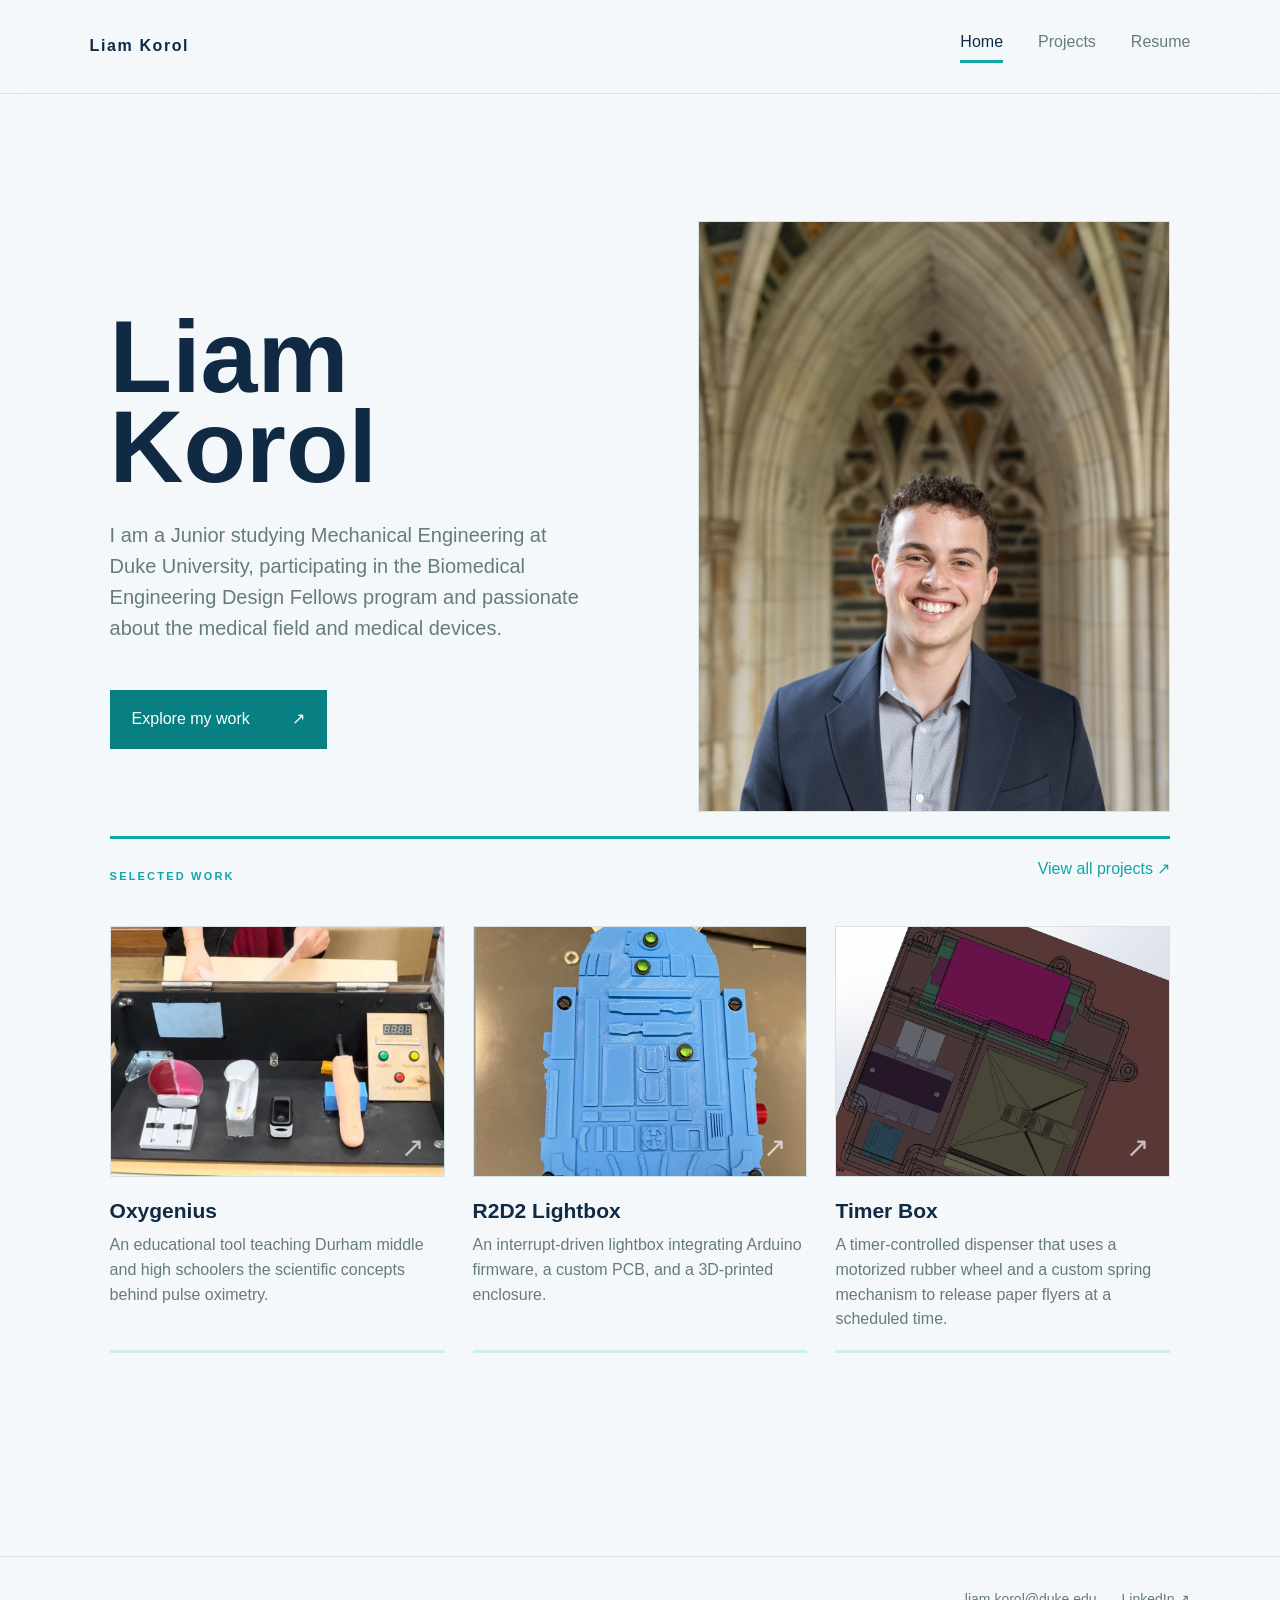
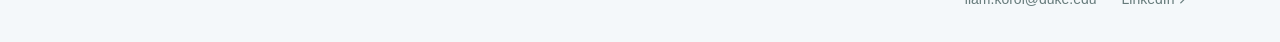
<file: index.html>
<!doctype html><html lang="en"><head><meta charset="utf-8"><meta name="viewport" content="width=device-width,initial-scale=1"><title>Liam Korol — Portfolio</title><link rel="stylesheet" href="styles.css?v=15"></head><body><header class="nav"><a class="brand" href="index.html">Liam Korol</a><nav><a class="active" href="index.html">Home</a><a href="projects.html">Projects</a><a href="resume.html">Resume</a></nav></header><main><section class="hero"><div><h1>Liam Korol</h1><p class="bio">I am a Junior studying Mechanical Engineering at Duke University, participating in the Biomedical Engineering Design Fellows program and passionate about the medical field and medical devices.</p><a class="button" href="projects.html">Explore my work <span>↗</span></a></div><div class="portrait"><img src="assets/headshot.jpg" alt="Liam Korol headshot" onerror="this.style.display='none';this.parentElement.classList.add('placeholder')"><span>YOUR<br>HEADSHOT</span></div></section><section class="featured"><div class="section-head"><p class="eyebrow">Selected work</p><a href="projects.html">View all projects ↗</a></div><div class="project-grid"><a class="project-card" href="projects/oxygenius.html"><div class="project-image photo"><img src="assets/project-images/oxygenius.png" alt="Oxygenius project"></div><h3>Oxygenius</h3><p>An educational tool teaching Durham middle and high schoolers the scientific concepts behind pulse oximetry.</p></a><a class="project-card" href="projects/r2d2.html"><div class="project-image photo"><img src="assets/project-images/r2d2.png" alt="R2D2 lightbox project"></div><h3>R2D2 Lightbox</h3><p>An interrupt-driven lightbox integrating Arduino firmware, a custom PCB, and a 3D-printed enclosure.</p></a><a class="project-card" href="projects/timer-box.html"><div class="project-image photo"><img src="assets/project-images/timer-box.png" alt="Timer Box project"></div><h3>Timer Box</h3><p>A timer-controlled dispenser that uses a motorized rubber wheel and a custom spring mechanism to release paper flyers at a scheduled time.</p></a></div></section></main><footer><div><a href="mailto:liam.korol@duke.edu">liam.korol@duke.edu</a><a href="https://www.linkedin.com/in/liamkorol/" target="_blank">LinkedIn ↗</a></div></footer></body></html>
</file>
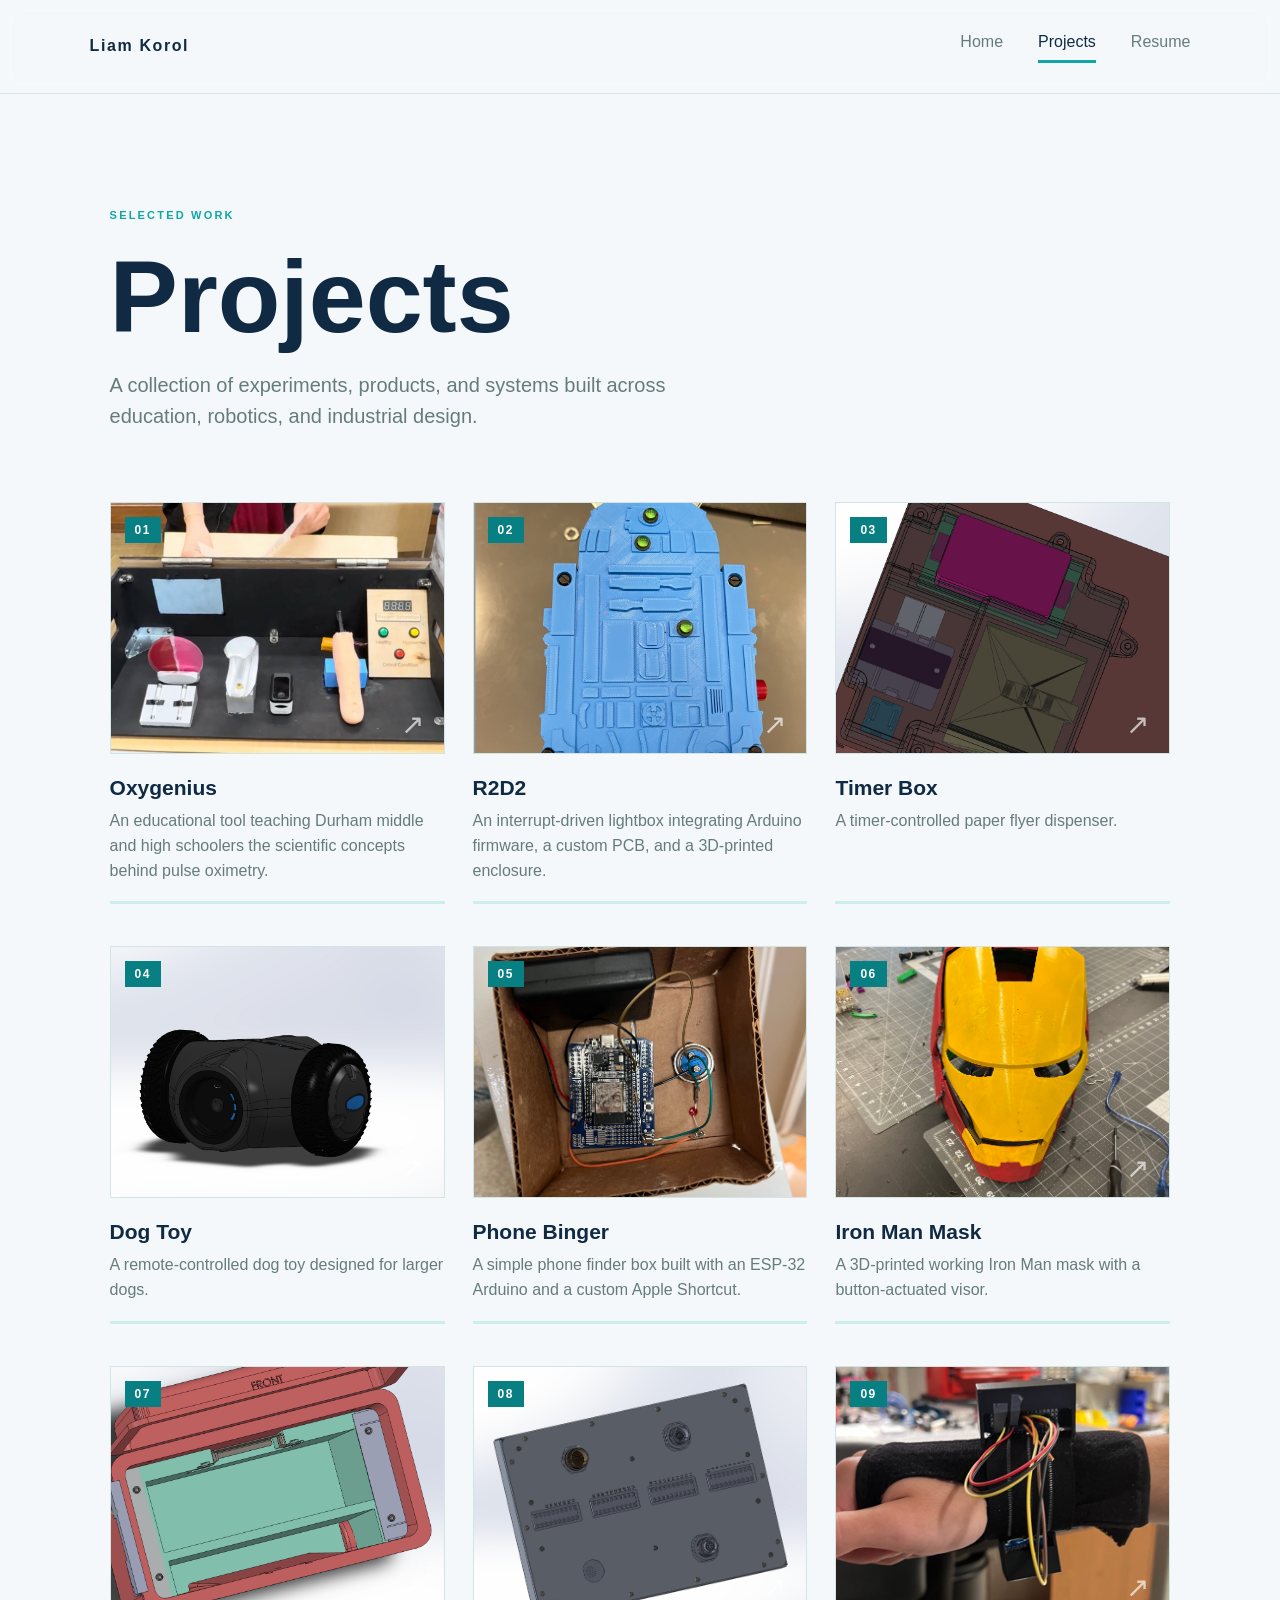
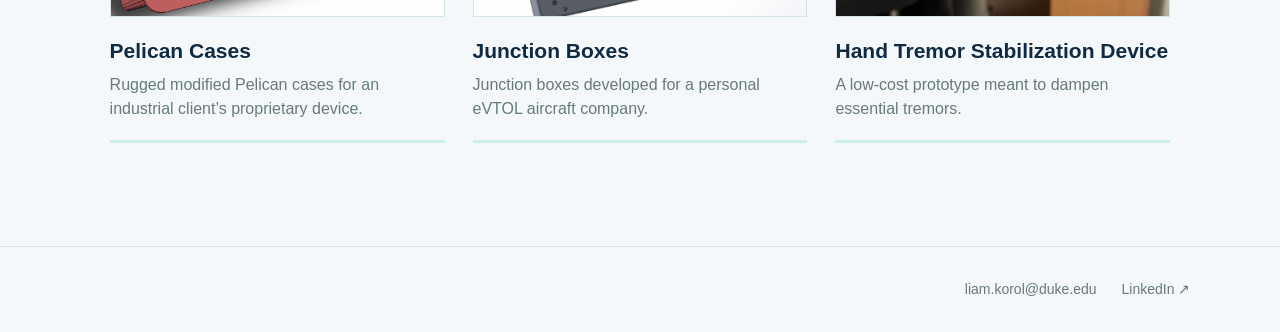
<file: projects.html>
<!doctype html>
<html lang="en">
<head>
  <meta charset="utf-8">
  <meta name="viewport" content="width=device-width,initial-scale=1">
  <title>Projects — Liam Korol</title>
  <link rel="stylesheet" href="styles.css?v=23">
</head>
<body>
  <header class="nav">
    <a class="brand" href="index.html">Liam Korol</a>
    <nav>
      <a href="index.html">Home</a>
      <a class="active" href="projects.html">Projects</a>
      <a href="resume.html">Resume</a>
    </nav>
  </header>

  <main class="page">
    <p class="eyebrow">Selected work</p>
    <h1>Projects</h1>
    <p class="lede">A collection of experiments, products, and systems built across education, robotics, and industrial design.</p>

    <div class="project-grid">
      <a class="project-card" href="projects/oxygenius.html">
        <div class="project-image photo cover-crop"><img src="assets/project-images/oxygenius.png" alt="Oxygenius project image"><span class="project-number">01</span></div>
        <h3>Oxygenius</h3>
        <p>An educational tool teaching Durham middle and high schoolers the scientific concepts behind pulse oximetry.</p>
      </a>
      <a class="project-card" href="projects/r2d2.html">
        <div class="project-image photo"><img src="assets/project-images/r2d2.png?v=2" alt="Completed R2D2 lightbox"><span class="project-number">02</span></div>
        <h3>R2D2</h3>
        <p>An interrupt-driven lightbox integrating Arduino firmware, a custom PCB, and a 3D-printed enclosure.</p>
      </a>
      <a class="project-card" href="projects/timer-box.html">
        <div class="project-image photo"><img src="assets/project-images/timer-box.png" alt="Timer Box project image"><span class="project-number">03</span></div>
        <h3>Timer Box</h3>
        <p>A timer-controlled paper flyer dispenser.</p>
      </a>
      <a class="project-card" href="projects/dog-toy.html">
        <div class="project-image photo"><img src="assets/project-images/dog-toy.png?v=2" alt="Complete Dog Toy design"><span class="project-number">04</span></div>
        <h3>Dog Toy</h3>
        <p>A remote-controlled dog toy designed for larger dogs.</p>
      </a>
      <a class="project-card" href="projects/phone-binger.html">
        <div class="project-image photo"><img src="assets/project-images/phone-binger.jpg" alt="Phone Binger project image"><span class="project-number">05</span></div>
        <h3>Phone Binger</h3>
        <p>A simple phone finder box built with an ESP-32 Arduino and a custom Apple Shortcut.</p>
      </a>
      <a class="project-card" href="projects/iron-man-mask.html">
        <div class="project-image photo"><img src="assets/project-images/iron-man-mask.jpg" alt="Iron Man Mask project image"><span class="project-number">06</span></div>
        <h3>Iron Man Mask</h3>
        <p>A 3D-printed working Iron Man mask with a button-actuated visor.</p>
      </a>
      <a class="project-card" href="projects/pelican-cases.html">
        <div class="project-image photo"><img src="assets/project-images/pelican-cases.png" alt="Pelican Cases project image"><span class="project-number">07</span></div>
        <h3>Pelican Cases</h3>
        <p>Rugged modified Pelican cases for an industrial client’s proprietary device.</p>
      </a>
      <a class="project-card" href="projects/junction-boxes.html">
        <div class="project-image photo"><img src="assets/project-images/junction-boxes.png" alt="Junction Boxes project image"><span class="project-number">08</span></div>
        <h3>Junction Boxes</h3>
        <p>Junction boxes developed for a personal eVTOL aircraft company.</p>
      </a>
      <a class="project-card" href="projects/hand-tremor.html">
        <div class="project-image photo"><img src="assets/project-images/hand-tremor.png?v=2" alt="Hand Tremor Stabilization Device worn on a hand"><span class="project-number">09</span></div>
        <h3>Hand Tremor Stabilization Device</h3>
        <p>A low-cost prototype meant to dampen essential tremors.</p>
      </a>
    </div>
  </main>

  <footer>
    <div>
      <a href="mailto:liam.korol@duke.edu">liam.korol@duke.edu</a>
      <a href="https://www.linkedin.com/in/liamkorol/" target="_blank">LinkedIn ↗</a>
    </div>
  </footer>
</body>
</html>
</file>
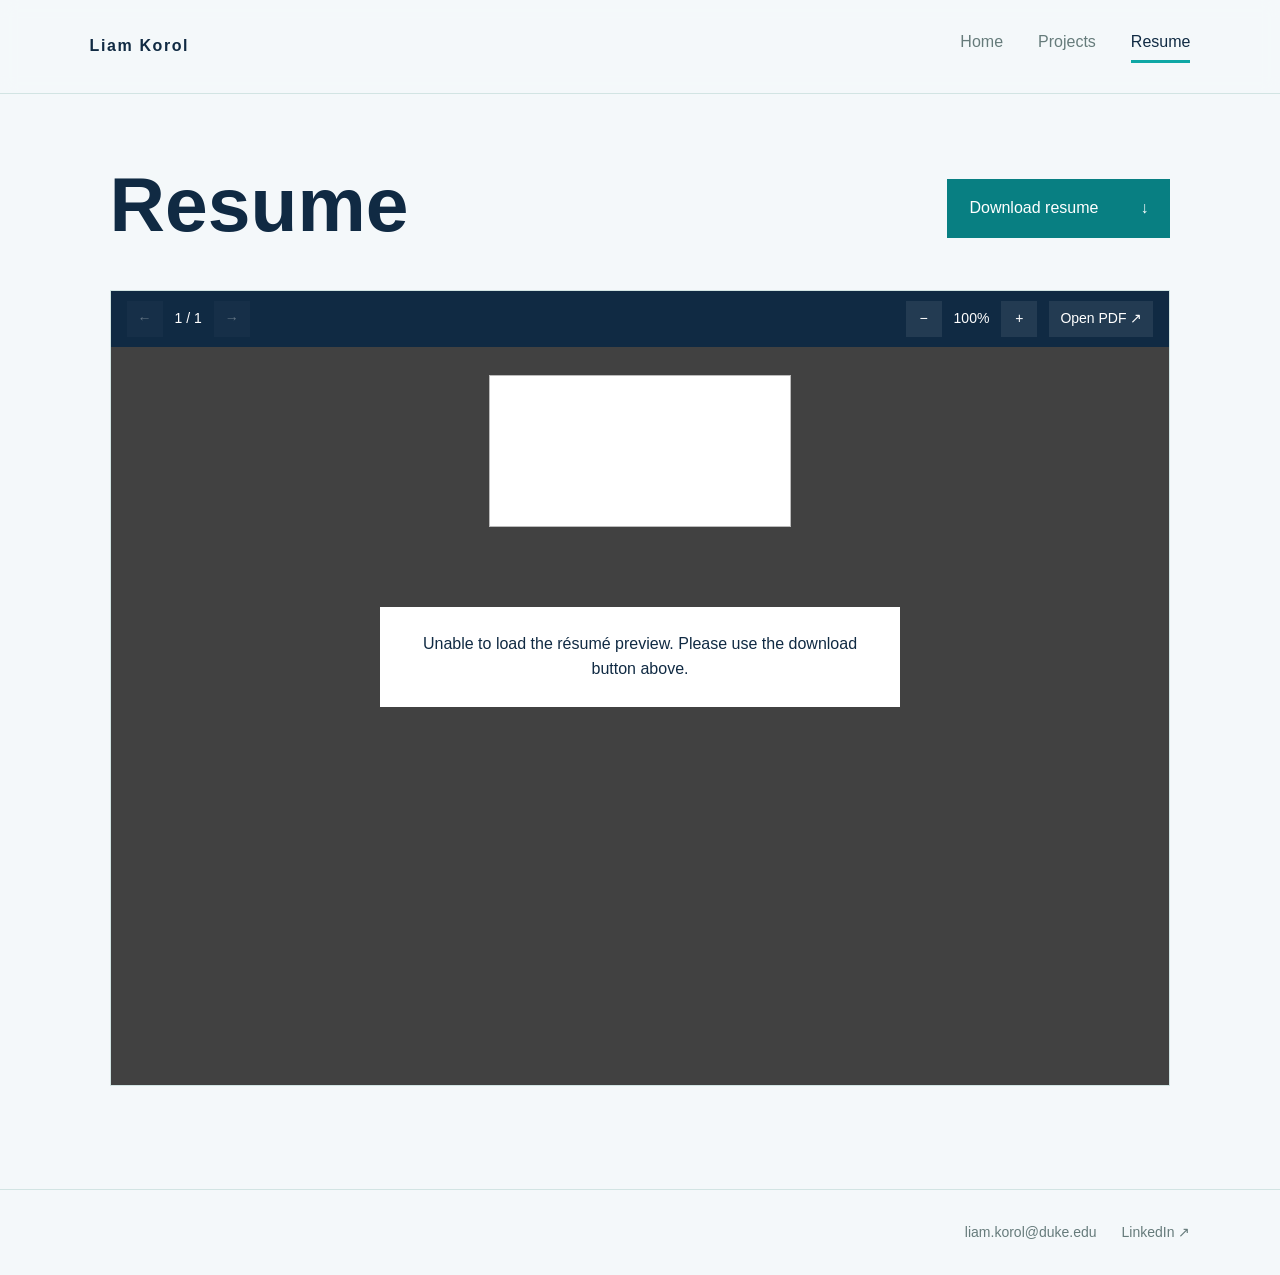
<file: resume.html>
<!doctype html>
<html lang="en">
<head>
  <meta charset="utf-8">
  <meta name="viewport" content="width=device-width,initial-scale=1">
  <title>Resume — Liam Korol</title>
  <link rel="stylesheet" href="styles.css?v=15">
</head>
<body>
  <header class="nav">
    <a class="brand" href="index.html">Liam Korol</a>
    <nav>
      <a href="index.html">Home</a>
      <a href="projects.html">Projects</a>
      <a class="active" href="resume.html">Resume</a>
    </nav>
  </header>

  <main class="page resume-page">
    <div class="resume-heading">
      <h1>Resume</h1>
      <a class="button" href="assets/resume.pdf" download="Liam-Korol-Resume.pdf">Download resume <span>↓</span></a>
    </div>

    <section class="resume-preview-wrap" aria-label="Resume PDF viewer">
      <div class="pdf-toolbar">
        <div class="pdf-toolbar-group">
          <button type="button" id="pdf-prev" aria-label="Previous page">←</button>
          <span><span id="pdf-page">1</span> / <span id="pdf-pages">1</span></span>
          <button type="button" id="pdf-next" aria-label="Next page">→</button>
        </div>
        <div class="pdf-toolbar-group">
          <button type="button" id="pdf-zoom-out" aria-label="Zoom out">−</button>
          <span id="pdf-zoom">100%</span>
          <button type="button" id="pdf-zoom-in" aria-label="Zoom in">+</button>
          <a href="assets/resume.pdf" target="_blank">Open PDF ↗</a>
        </div>
      </div>
      <div class="pdf-canvas-wrap" id="pdf-canvas-wrap">
        <canvas id="resume-canvas" aria-label="Rendered resume page"></canvas>
        <p class="pdf-error" id="pdf-error" hidden>Unable to load the résumé preview. Please use the download button above.</p>
      </div>
    </section>
  </main>

  <footer>
    
    <div>
      <a href="mailto:liam.korol@duke.edu">liam.korol@duke.edu</a>
      <a href="https://www.linkedin.com/in/liamkorol/" target="_blank">LinkedIn ↗</a>
    </div>
  </footer>
  <script type="module" src="resume-viewer.js"></script>
</body>
</html>
</file>
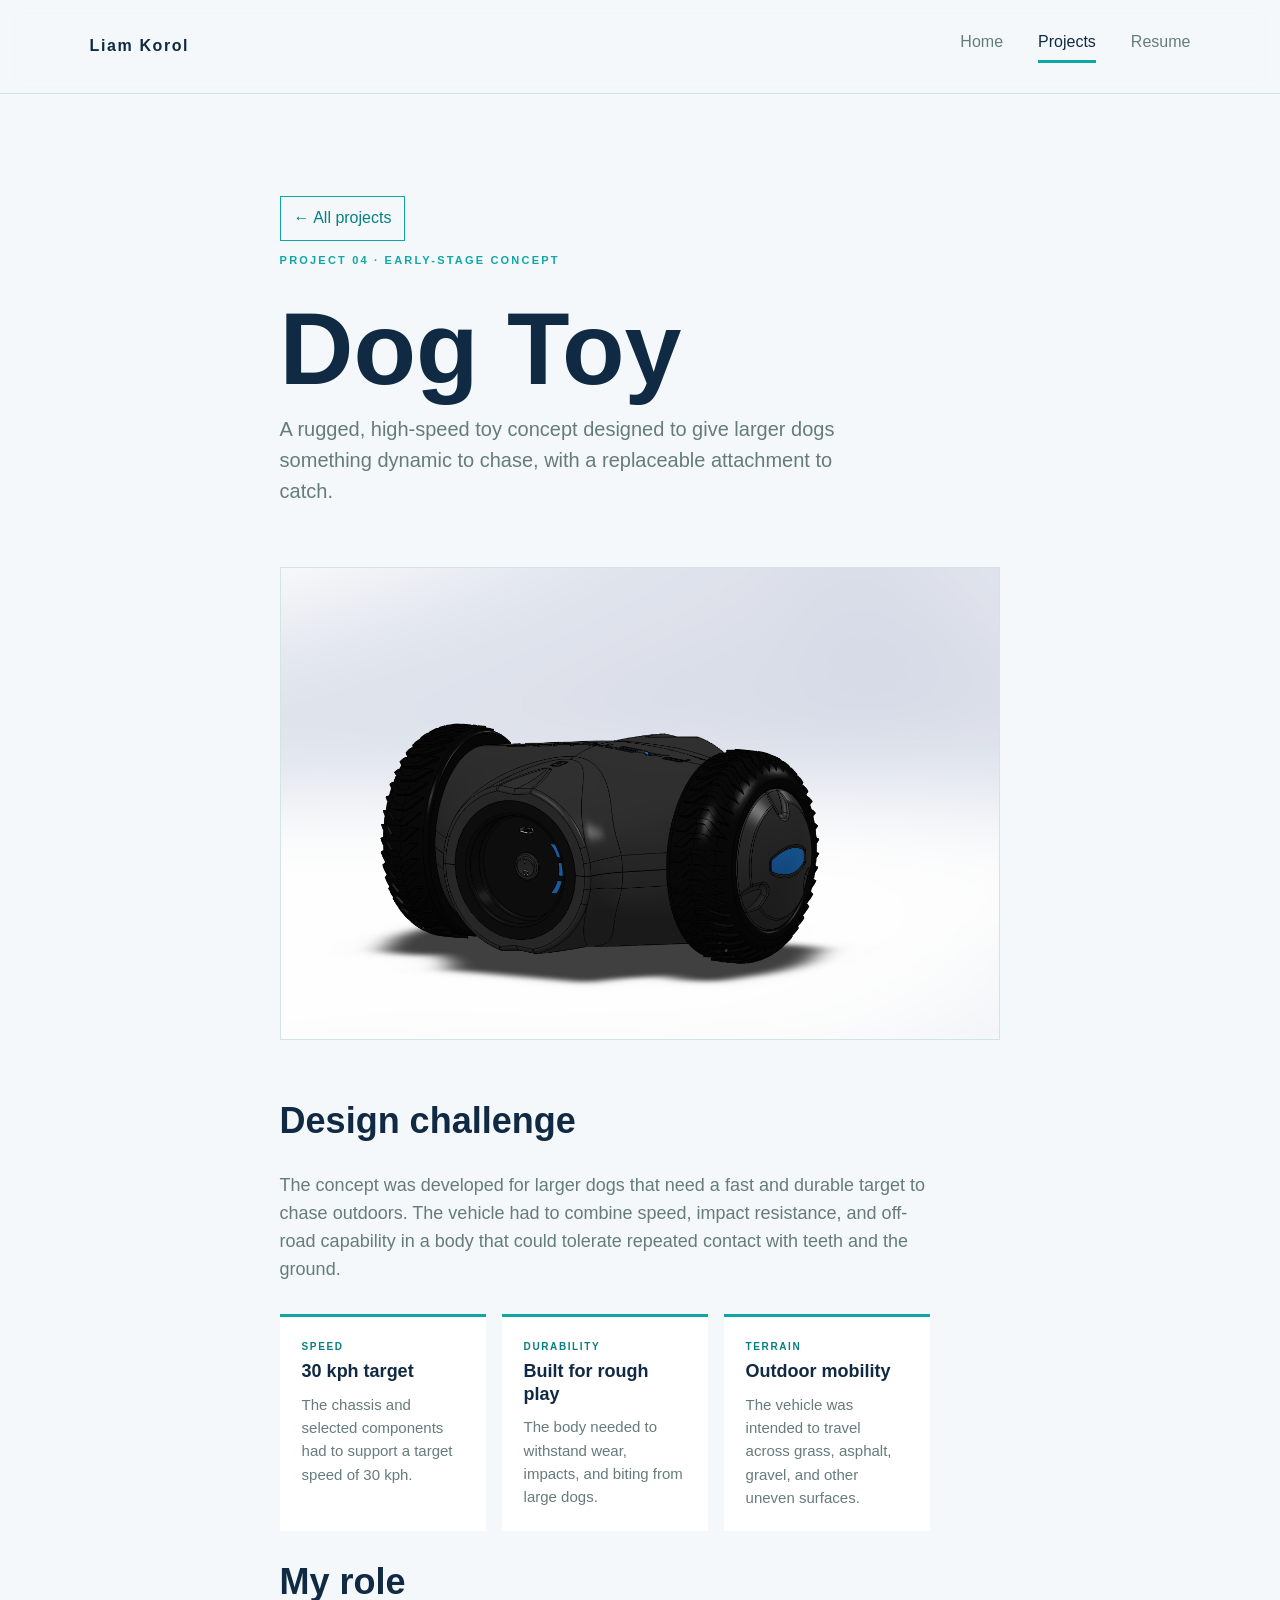
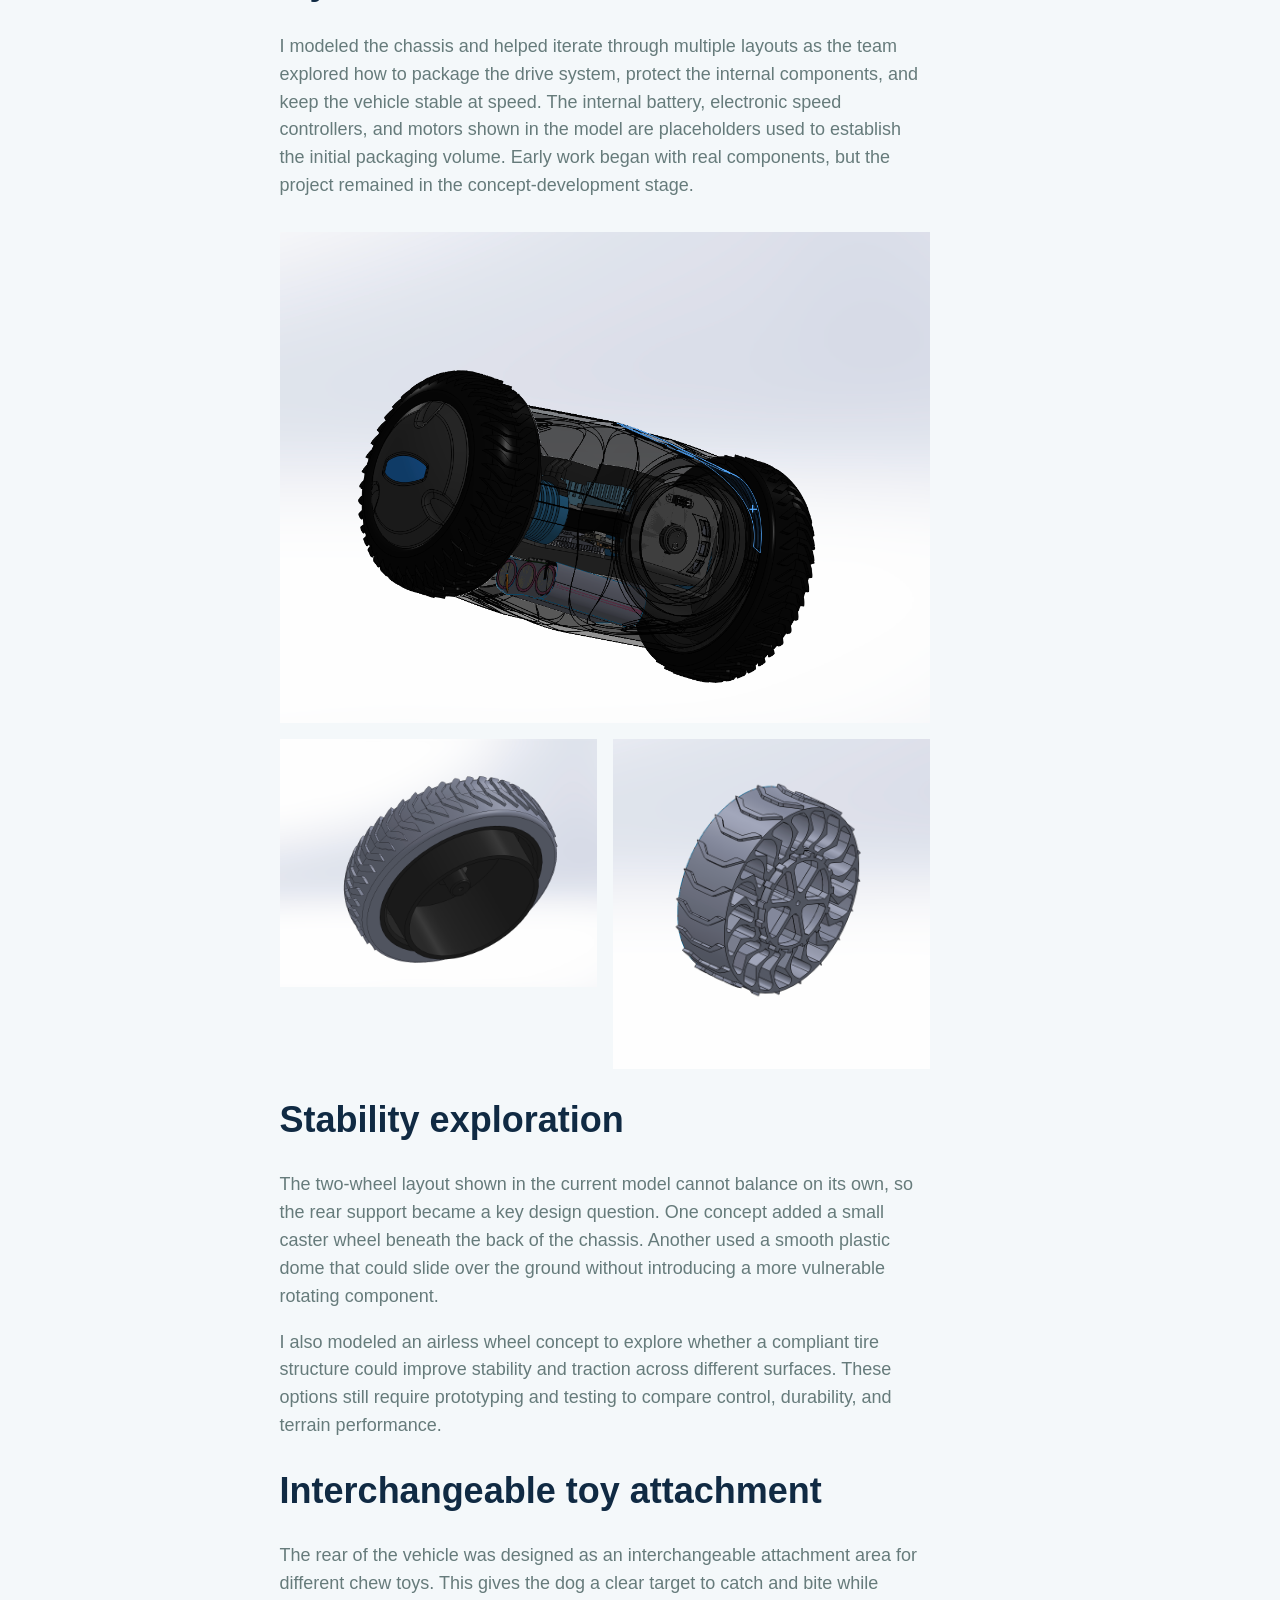
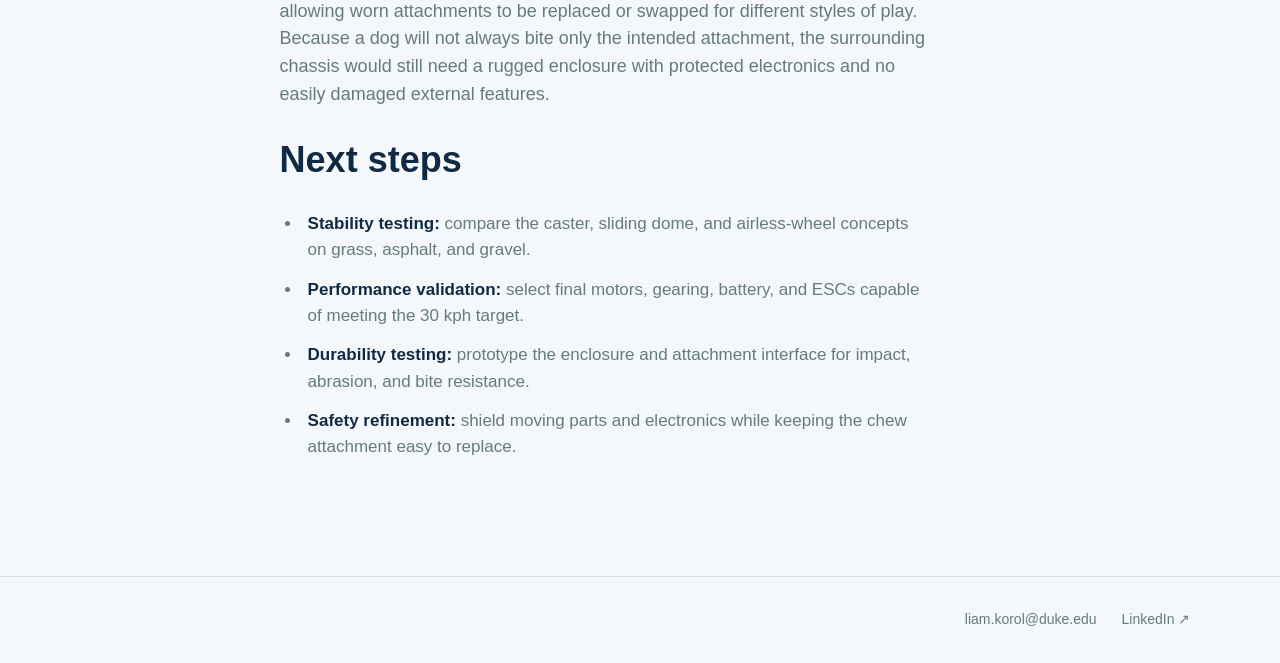
<file: projects/dog-toy.html>
<!doctype html>
<html lang="en">
<head>
  <meta charset="utf-8">
  <meta name="viewport" content="width=device-width,initial-scale=1">
  <title>Dog Toy | Liam Korol</title>
  <link rel="stylesheet" href="../styles.css?v=17">
</head>
<body>
  <header class="nav">
    <a class="brand" href="../index.html">Liam Korol</a>
    <nav><a href="../index.html">Home</a><a class="active" href="../projects.html">Projects</a><a href="../resume.html">Resume</a></nav>
  </header>

  <main class="page detail">
    <a class="back" href="../projects.html">← All projects</a>
    <p class="eyebrow">Project 04 · Early-stage concept</p>
    <h1>Dog Toy</h1>
    <p class="lede">A rugged, high-speed toy concept designed to give larger dogs something dynamic to chase, with a replaceable attachment to catch.</p>

    <div class="detail-visual photo"><img src="../assets/gallery/dog-toy/dog-toy-1.png" alt="CAD rendering of the remote-controlled dog toy concept"></div>

    <section>
      <h2>Design challenge</h2>
      <p>The concept was developed for larger dogs that need a fast and durable target to chase outdoors. The vehicle had to combine speed, impact resistance, and off-road capability in a body that could tolerate repeated contact with teeth and the ground.</p>

      <div class="project-spec-grid">
        <article>
          <span>Speed</span>
          <h3>30 kph target</h3>
          <p>The chassis and selected components had to support a target speed of 30 kph.</p>
        </article>
        <article>
          <span>Durability</span>
          <h3>Built for rough play</h3>
          <p>The body needed to withstand wear, impacts, and biting from large dogs.</p>
        </article>
        <article>
          <span>Terrain</span>
          <h3>Outdoor mobility</h3>
          <p>The vehicle was intended to travel across grass, asphalt, gravel, and other uneven surfaces.</p>
        </article>
      </div>
    </section>

    <section>
      <h2>My role</h2>
      <p>I modeled the chassis and helped iterate through multiple layouts as the team explored how to package the drive system, protect the internal components, and keep the vehicle stable at speed. The internal battery, electronic speed controllers, and motors shown in the model are placeholders used to establish the initial packaging volume. Early work began with real components, but the project remained in the concept-development stage.</p>

      <div class="gallery">
        <img src="../assets/gallery/dog-toy/dog-toy-2.png" alt="Dog toy chassis and internal component layout">
        <img src="../assets/gallery/dog-toy/dog-toy-3.png" alt="Iteration of the dog toy chassis design">
        <img src="../assets/gallery/dog-toy/dog-toy-4.png" alt="Modeled airless wheel concept for the dog toy">
      </div>
    </section>

    <section>
      <h2>Stability exploration</h2>
      <p>The two-wheel layout shown in the current model cannot balance on its own, so the rear support became a key design question. One concept added a small caster wheel beneath the back of the chassis. Another used a smooth plastic dome that could slide over the ground without introducing a more vulnerable rotating component.</p>
      <p>I also modeled an airless wheel concept to explore whether a compliant tire structure could improve stability and traction across different surfaces. These options still require prototyping and testing to compare control, durability, and terrain performance.</p>
    </section>

    <section>
      <h2>Interchangeable toy attachment</h2>
      <p>The rear of the vehicle was designed as an interchangeable attachment area for different chew toys. This gives the dog a clear target to catch and bite while allowing worn attachments to be replaced or swapped for different styles of play. Because a dog will not always bite only the intended attachment, the surrounding chassis would still need a rugged enclosure with protected electronics and no easily damaged external features.</p>
    </section>

    <section>
      <h2>Next steps</h2>
      <ul class="project-list">
        <li><strong>Stability testing:</strong> compare the caster, sliding dome, and airless-wheel concepts on grass, asphalt, and gravel.</li>
        <li><strong>Performance validation:</strong> select final motors, gearing, battery, and ESCs capable of meeting the 30 kph target.</li>
        <li><strong>Durability testing:</strong> prototype the enclosure and attachment interface for impact, abrasion, and bite resistance.</li>
        <li><strong>Safety refinement:</strong> shield moving parts and electronics while keeping the chew attachment easy to replace.</li>
      </ul>
    </section>
  </main>

  <footer><div><a href="mailto:liam.korol@duke.edu">liam.korol@duke.edu</a><a href="https://www.linkedin.com/in/liamkorol/" target="_blank">LinkedIn ↗</a></div></footer>
</body>
</html>
</file>
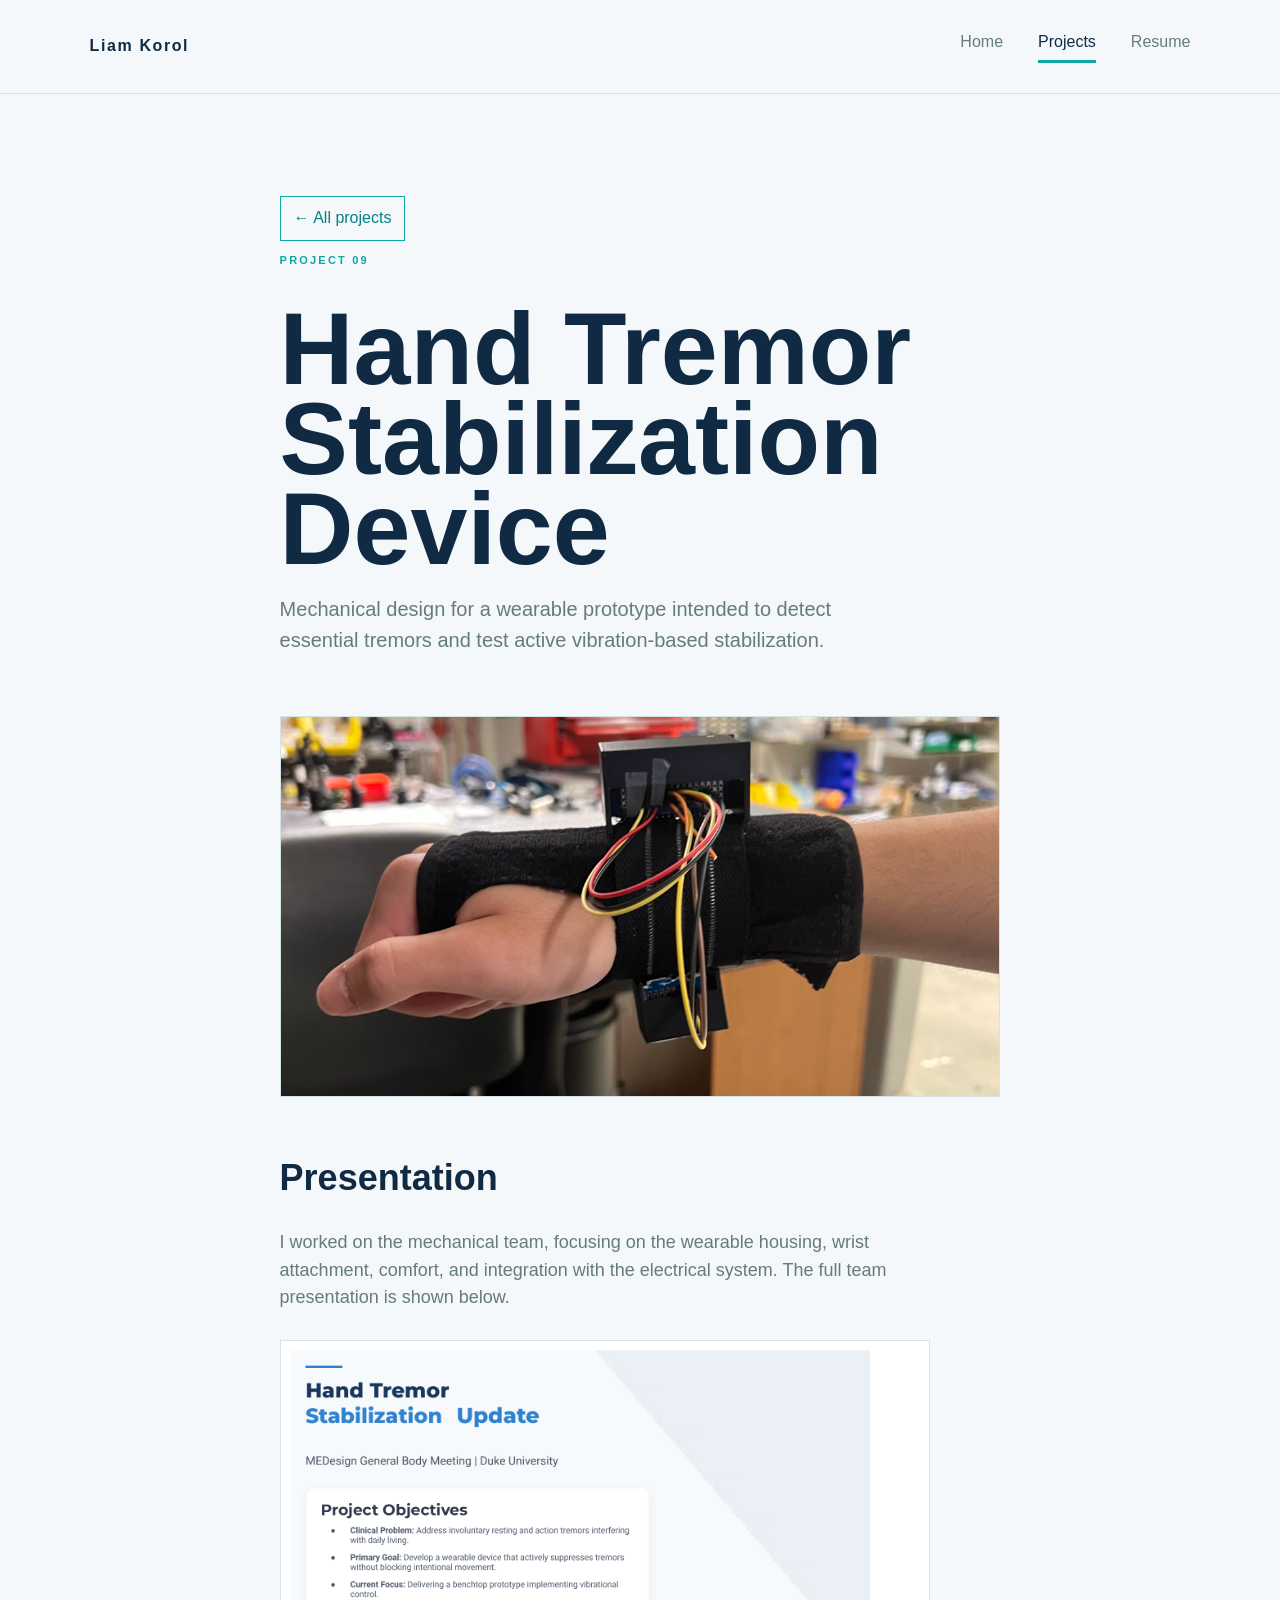
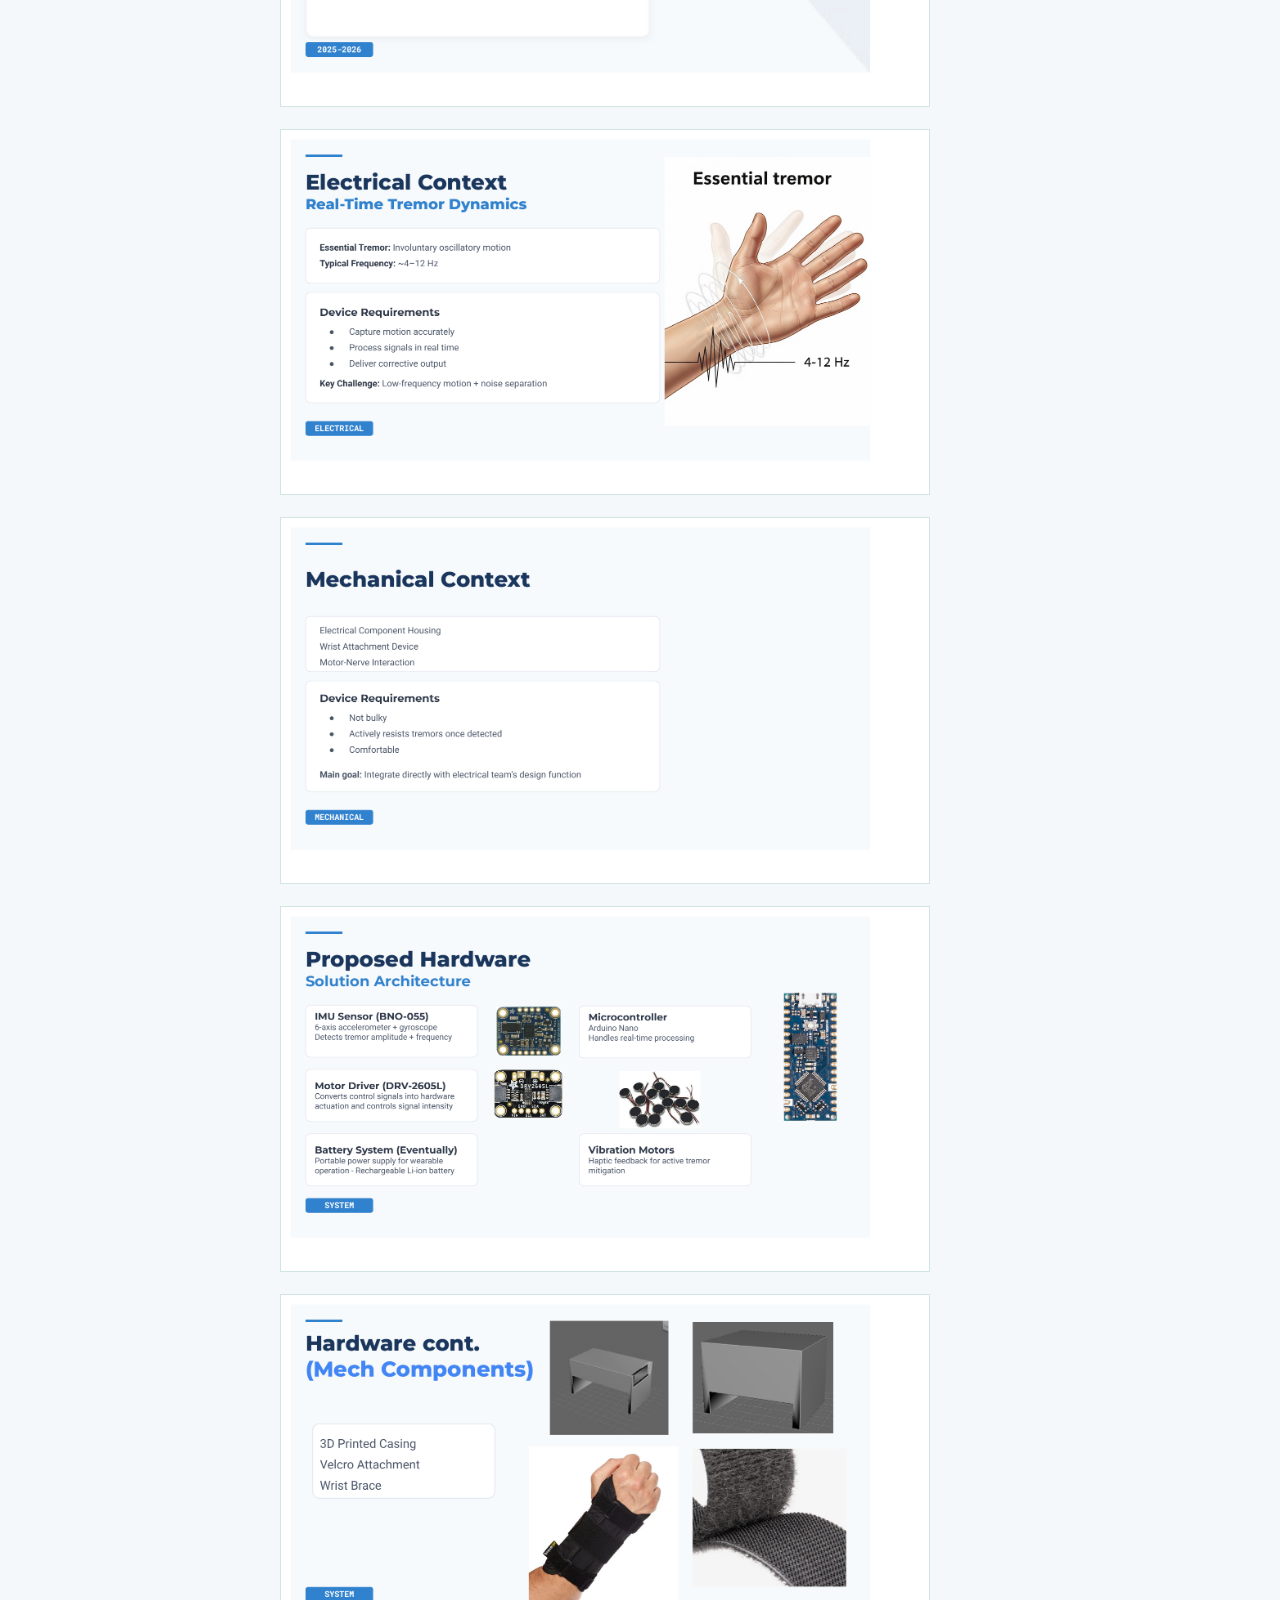
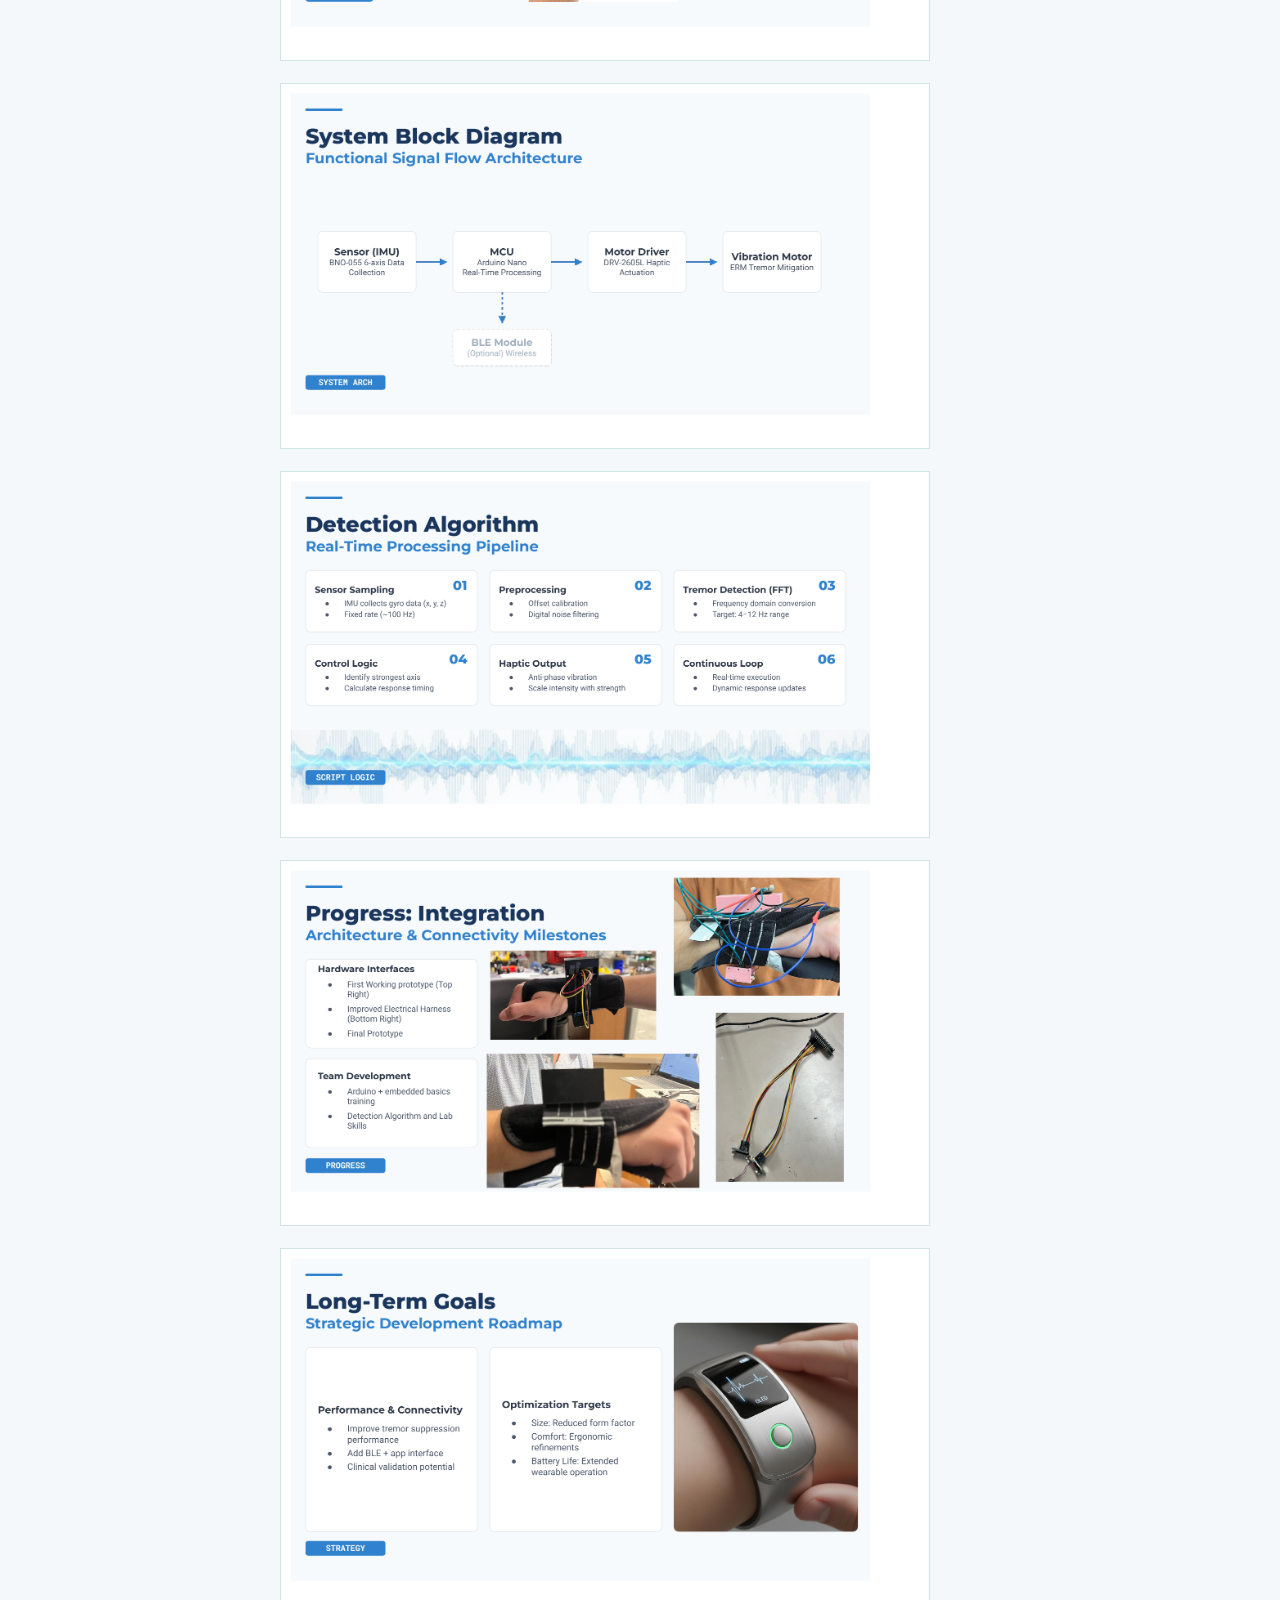
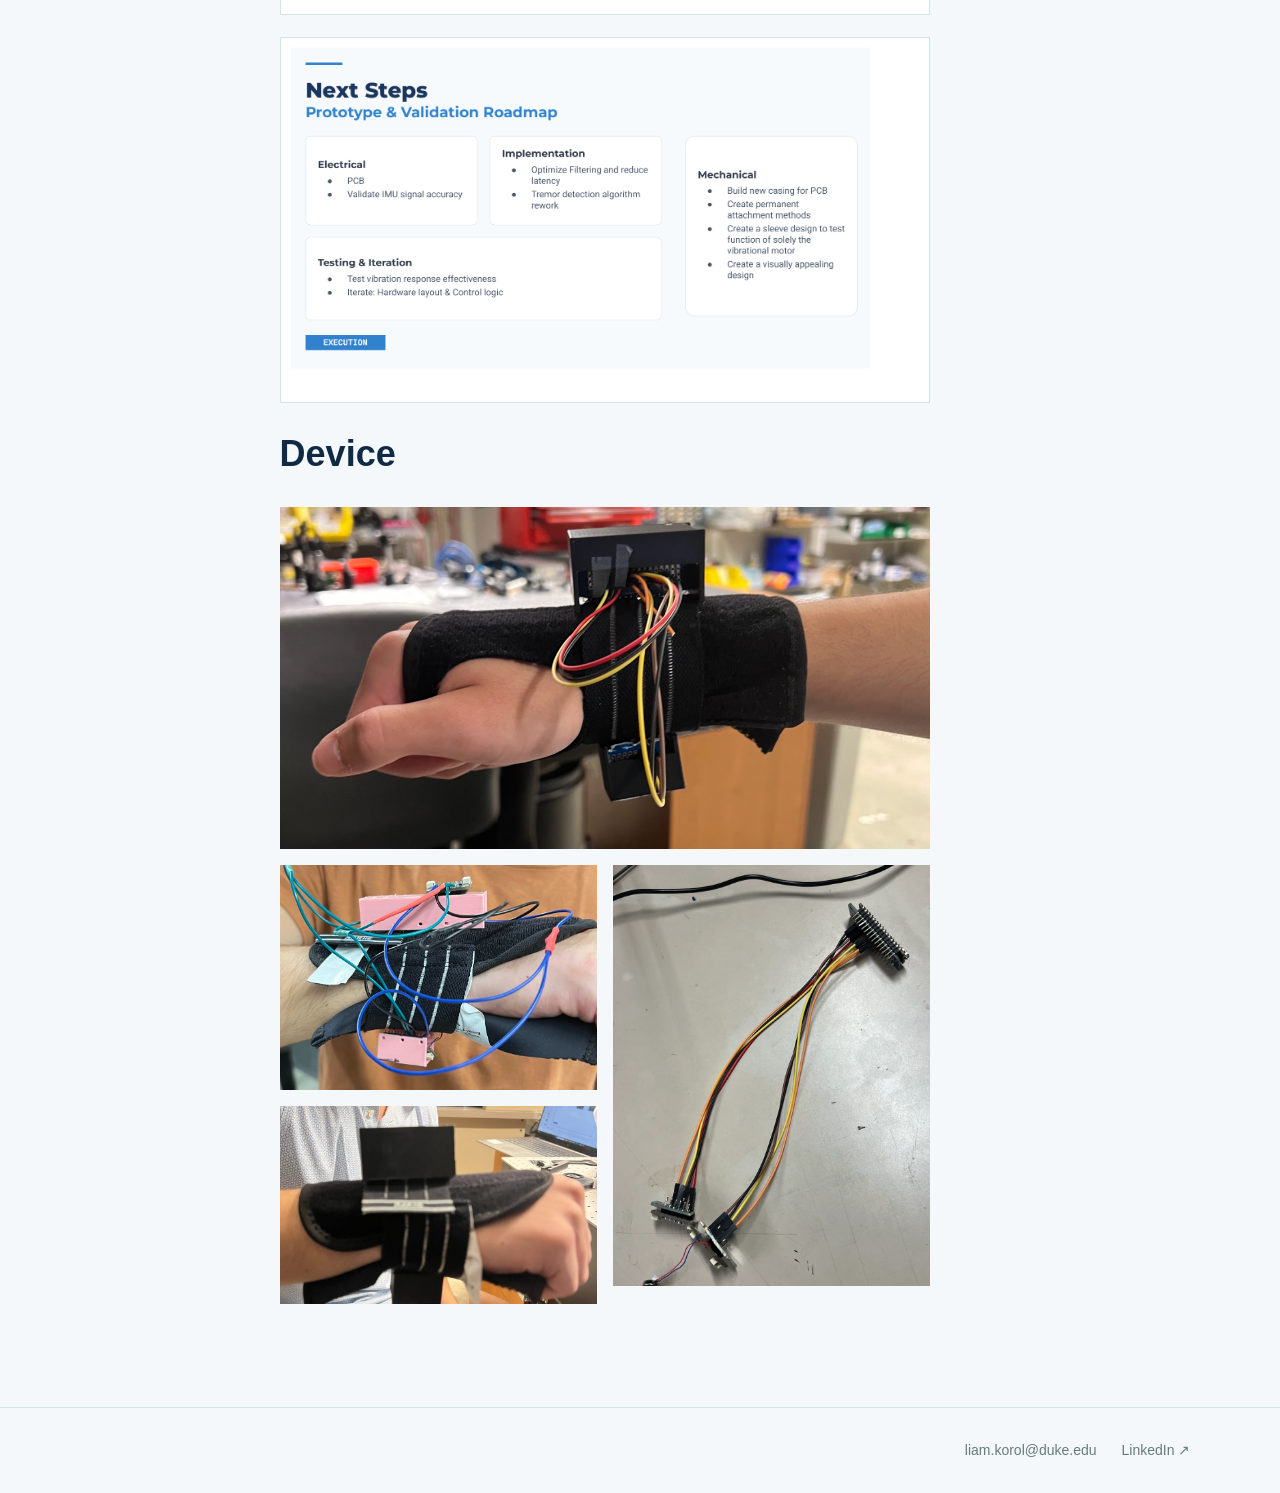
<file: projects/hand-tremor.html>
<!doctype html>
<html lang="en">
<head>
  <meta charset="utf-8">
  <meta name="viewport" content="width=device-width,initial-scale=1">
  <title>Hand Tremor Stabilization Device — Liam Korol</title>
  <link rel="stylesheet" href="../styles.css?v=24">
</head>
<body>
  <header class="nav">
    <a class="brand" href="../index.html">Liam Korol</a>
    <nav>
      <a href="../index.html">Home</a>
      <a class="active" href="../projects.html">Projects</a>
      <a href="../resume.html">Resume</a>
    </nav>
  </header>

  <main class="page detail">
    <a class="back" href="../projects.html">← All projects</a>
    <p class="eyebrow">Project 09</p>
    <h1>Hand Tremor Stabilization Device</h1>
    <p class="lede">Mechanical design for a wearable prototype intended to detect essential tremors and test active vibration-based stabilization.</p>

    <div class="detail-visual photo">
      <img src="../assets/gallery/hand-tremor/prototype-finished.png" alt="Completed hand tremor stabilization device worn on a hand">
    </div>

    <section>
      <h2>Presentation</h2>
      <p>I worked on the mechanical team, focusing on the wearable housing, wrist attachment, comfort, and integration with the electrical system. The full team presentation is shown below.</p>

      <div class="slide-deck" aria-label="Hand Tremor project presentation slides">
        <img src="../assets/gallery/hand-tremor/slides/slide-01.png" alt="Hand Tremor Stabilization Update and project objectives">
        <img src="../assets/gallery/hand-tremor/slides/slide-02.png" alt="Electrical context and tremor dynamics">
        <img src="../assets/gallery/hand-tremor/slides/slide-03.png" alt="Mechanical context and device requirements">
        <img src="../assets/gallery/hand-tremor/slides/slide-04.png" alt="Proposed hardware and solution architecture">
        <img src="../assets/gallery/hand-tremor/slides/slide-05.png" alt="Mechanical components, casing, attachment, and wrist brace">
        <img src="../assets/gallery/hand-tremor/slides/slide-06.png" alt="System block diagram">
        <img src="../assets/gallery/hand-tremor/slides/slide-07.png" alt="Tremor detection algorithm">
        <img src="../assets/gallery/hand-tremor/slides/slide-08.png" alt="Prototype integration progress">
        <img src="../assets/gallery/hand-tremor/slides/slide-09.png" alt="Long-term development goals">
        <img src="../assets/gallery/hand-tremor/slides/slide-10.png" alt="Prototype and validation next steps">
      </div>
    </section>

    <section>
      <h2>Device</h2>
      <div class="device-gallery">
        <img class="device-gallery-hero" src="../assets/gallery/hand-tremor/prototype-finished.png" alt="Completed hand tremor stabilization device">
        <div class="device-gallery-columns">
          <div>
            <img src="../assets/gallery/hand-tremor/prototype-development.png" alt="Early hand tremor stabilization prototype">
            <img src="../assets/gallery/hand-tremor/prototype-housing.png" alt="Prototype electronics housing">
          </div>
          <div>
            <img src="../assets/gallery/hand-tremor/wiring-harness.png" alt="Prototype wiring harness">
          </div>
        </div>
      </div>
    </section>
  </main>

  <footer>
    <div>
      <a href="mailto:liam.korol@duke.edu">liam.korol@duke.edu</a>
      <a href="https://www.linkedin.com/in/liamkorol/" target="_blank">LinkedIn ↗</a>
    </div>
  </footer>
</body>
</html>
</file>
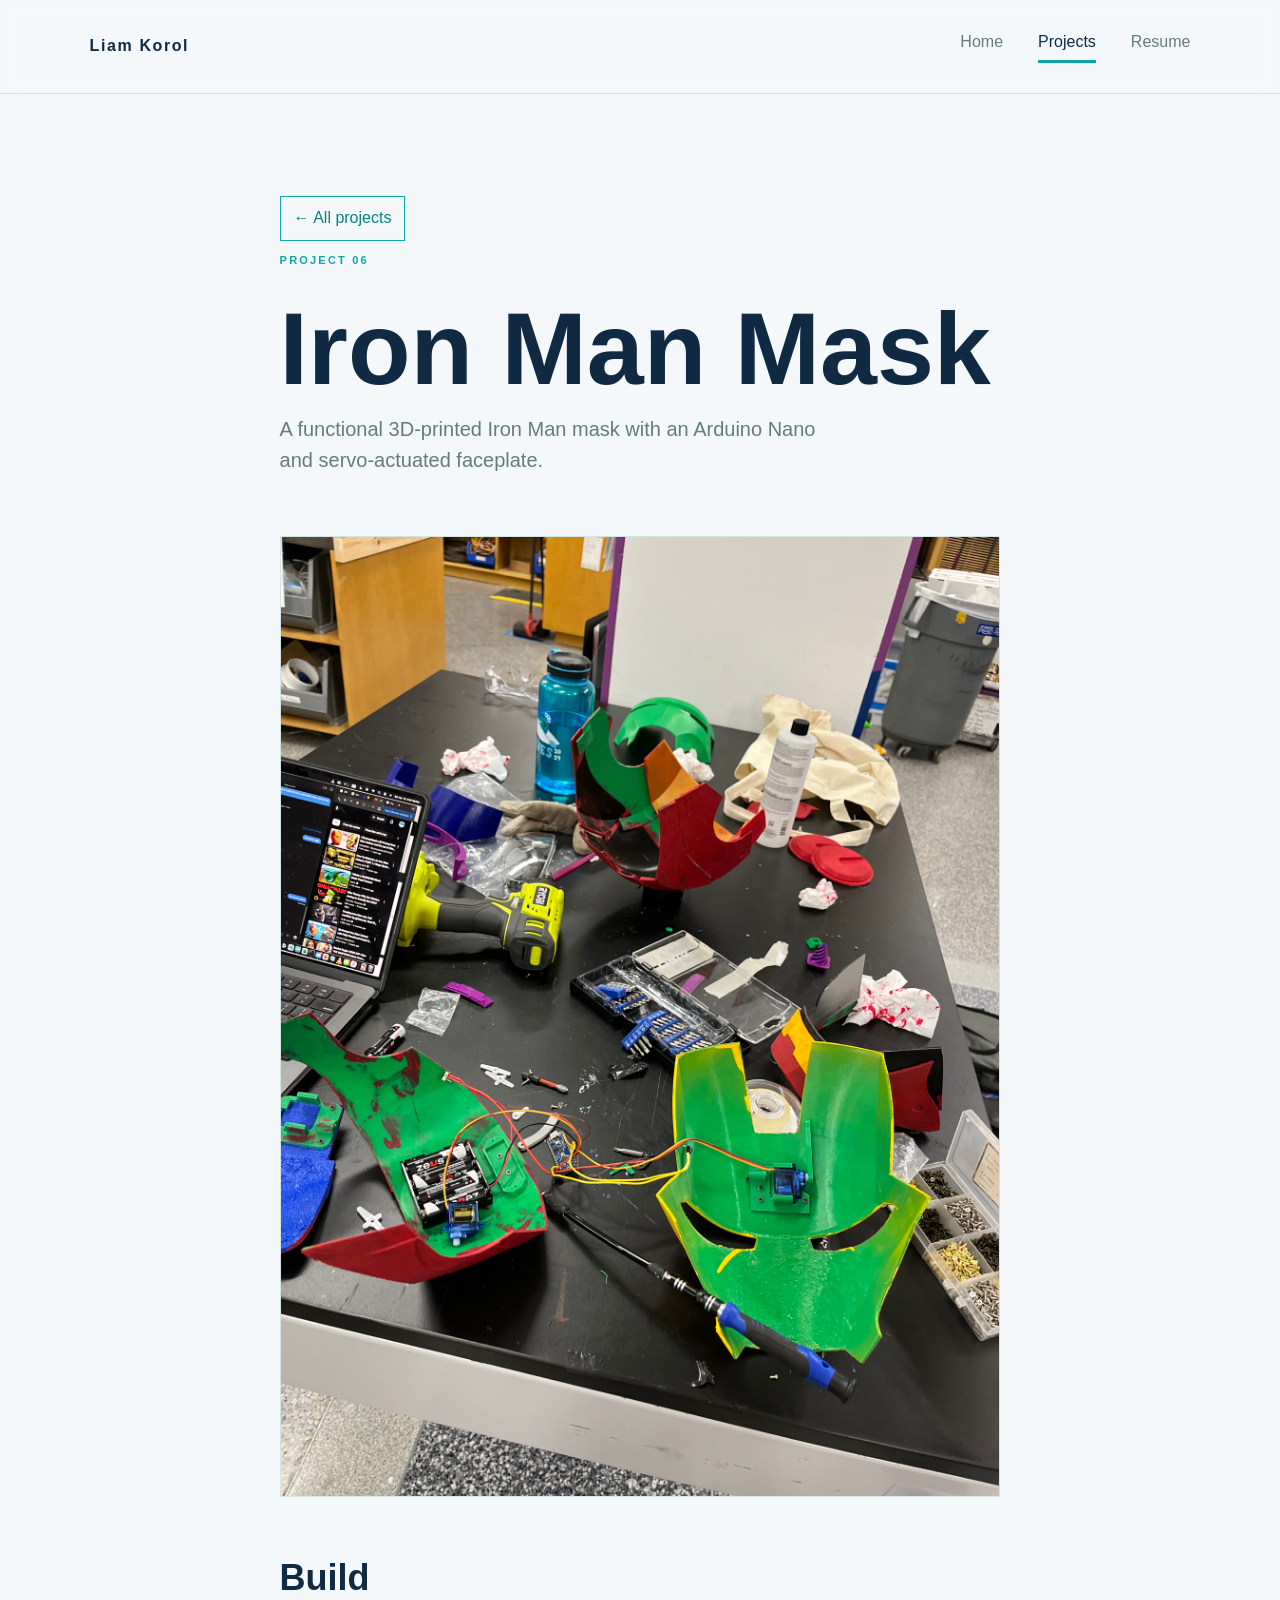
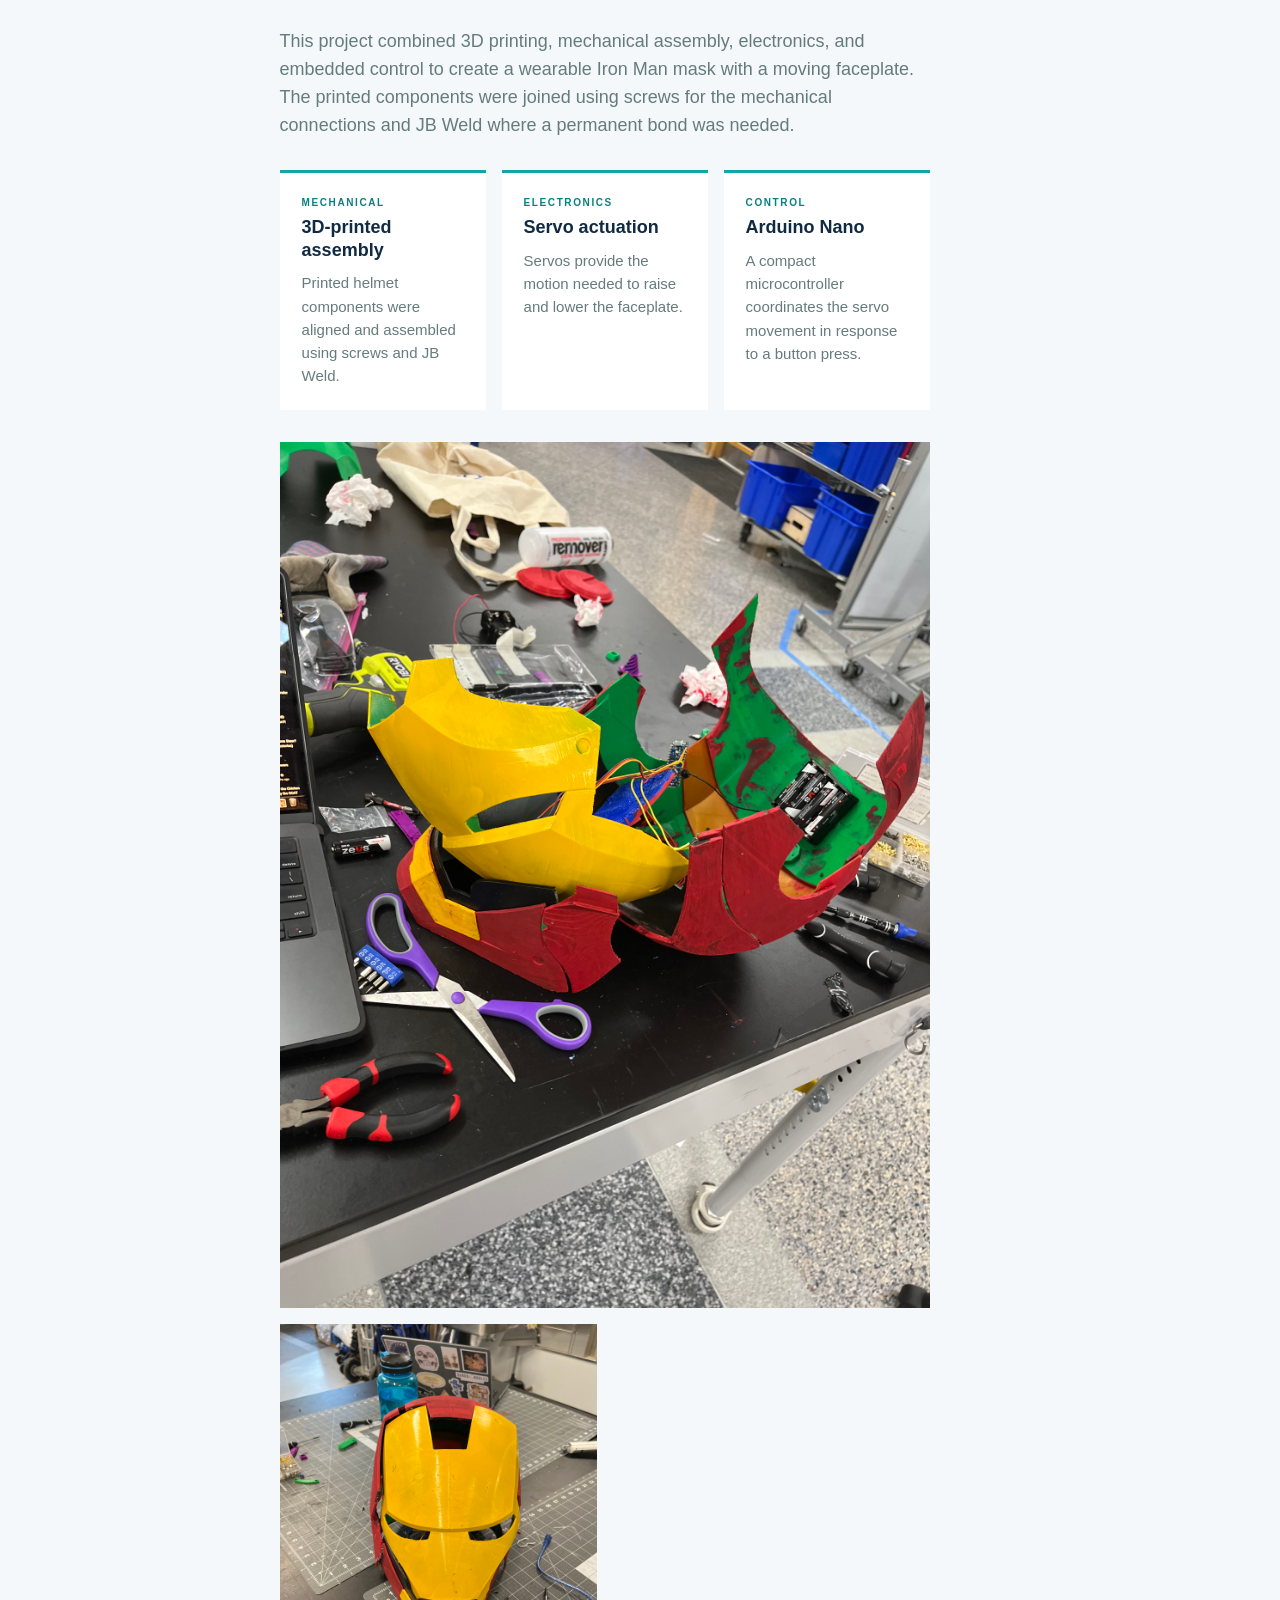
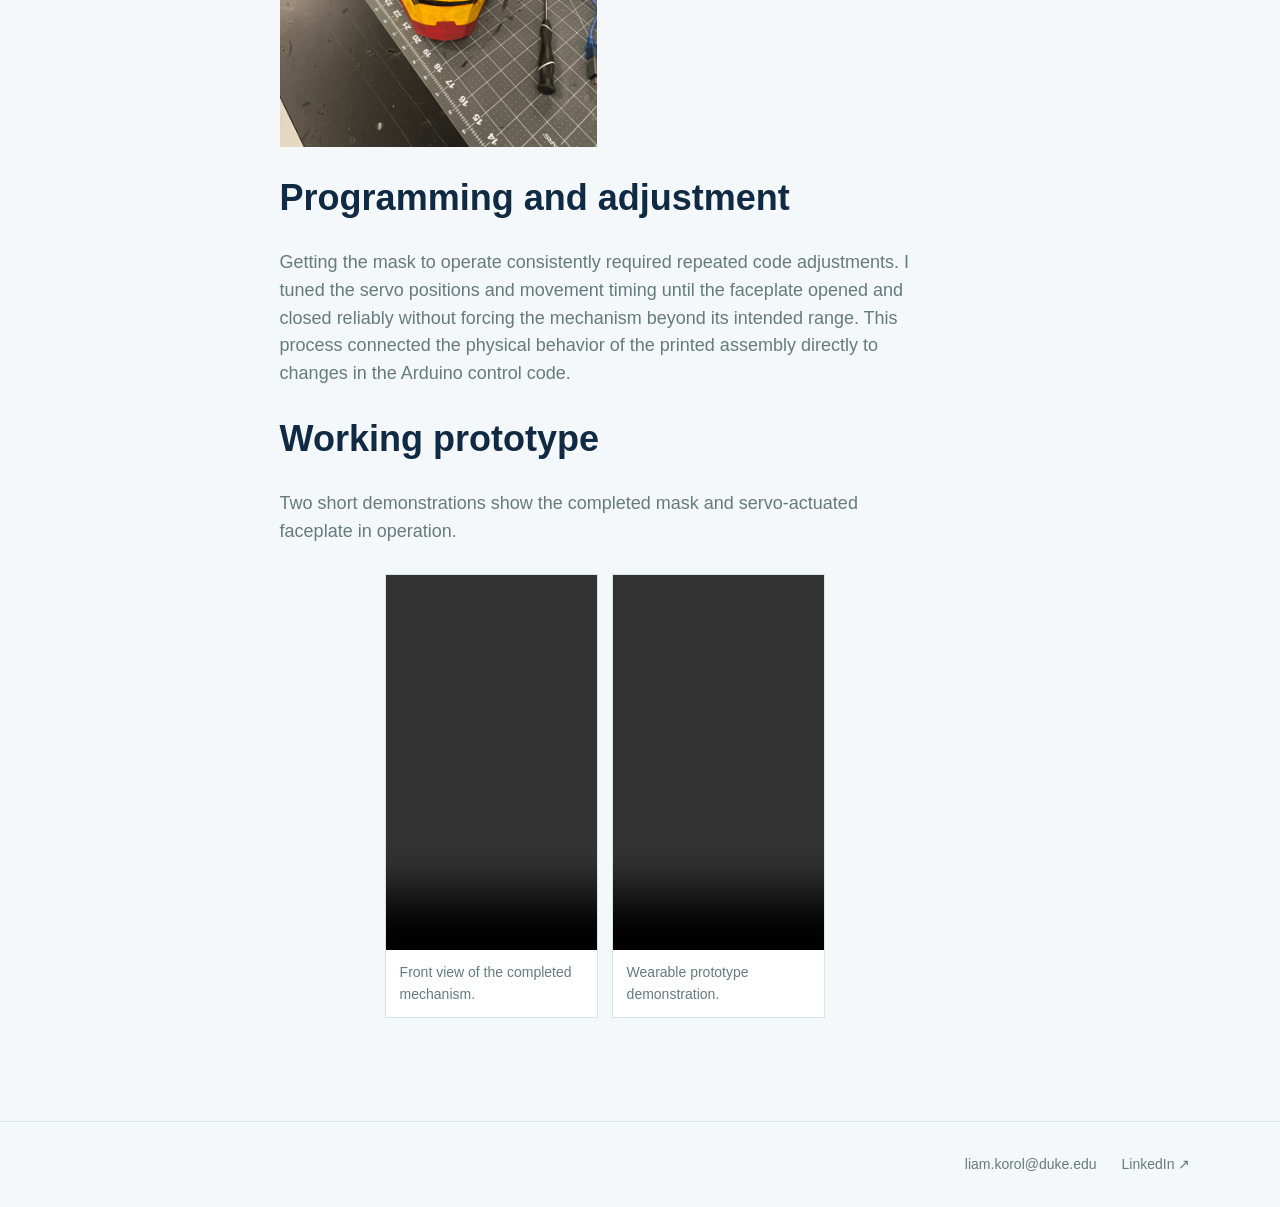
<file: projects/iron-man-mask.html>
<!doctype html>
<html lang="en">
<head>
  <meta charset="utf-8">
  <meta name="viewport" content="width=device-width,initial-scale=1">
  <title>Iron Man Mask | Liam Korol</title>
  <link rel="stylesheet" href="../styles.css?v=18">
</head>
<body>
  <header class="nav">
    <a class="brand" href="../index.html">Liam Korol</a>
    <nav><a href="../index.html">Home</a><a class="active" href="../projects.html">Projects</a><a href="../resume.html">Resume</a></nav>
  </header>

  <main class="page detail">
    <a class="back" href="../projects.html">← All projects</a>
    <p class="eyebrow">Project 06</p>
    <h1>Iron Man Mask</h1>
    <p class="lede">A functional 3D-printed Iron Man mask with an Arduino Nano and servo-actuated faceplate.</p>

    <div class="detail-visual photo"><img src="../assets/gallery/iron-man-mask/iron-man-1.jpg" alt="Completed 3D-printed Iron Man mask"></div>

    <section>
      <h2>Build</h2>
      <p>This project combined 3D printing, mechanical assembly, electronics, and embedded control to create a wearable Iron Man mask with a moving faceplate. The printed components were joined using screws for the mechanical connections and JB Weld where a permanent bond was needed.</p>

      <div class="project-spec-grid">
        <article>
          <span>Mechanical</span>
          <h3>3D-printed assembly</h3>
          <p>Printed helmet components were aligned and assembled using screws and JB Weld.</p>
        </article>
        <article>
          <span>Electronics</span>
          <h3>Servo actuation</h3>
          <p>Servos provide the motion needed to raise and lower the faceplate.</p>
        </article>
        <article>
          <span>Control</span>
          <h3>Arduino Nano</h3>
          <p>A compact microcontroller coordinates the servo movement in response to a button press.</p>
        </article>
      </div>

      <div class="gallery">
        <img src="../assets/gallery/iron-man-mask/iron-man-2.jpg" alt="Internal assembly of the Iron Man mask">
        <img src="../assets/gallery/iron-man-mask/iron-man-3.jpg" alt="Iron Man mask faceplate and servo mechanism">
      </div>
    </section>

    <section>
      <h2>Programming and adjustment</h2>
      <p>Getting the mask to operate consistently required repeated code adjustments. I tuned the servo positions and movement timing until the faceplate opened and closed reliably without forcing the mechanism beyond its intended range. This process connected the physical behavior of the printed assembly directly to changes in the Arduino control code.</p>
    </section>

    <section>
      <h2>Working prototype</h2>
      <p>Two short demonstrations show the completed mask and servo-actuated faceplate in operation.</p>
      <div class="prototype-video-grid">
        <figure>
          <video controls playsinline preload="metadata">
            <source src="../assets/project-media/Iron%20Man%20Mask/IMG_0565.MOV">
            Your browser does not support this video format.
          </video>
          <figcaption>Front view of the completed mechanism.</figcaption>
        </figure>
        <figure>
          <video controls playsinline preload="metadata">
            <source src="../assets/project-media/Iron%20Man%20Mask/IMG_1795.MOV">
            Your browser does not support this video format.
          </video>
          <figcaption>Wearable prototype demonstration.</figcaption>
        </figure>
      </div>
    </section>
  </main>

  <footer><div><a href="mailto:liam.korol@duke.edu">liam.korol@duke.edu</a><a href="https://www.linkedin.com/ target="_blank">LinkedIn ↗</a></div></footer>
</body>
</html>
</file>
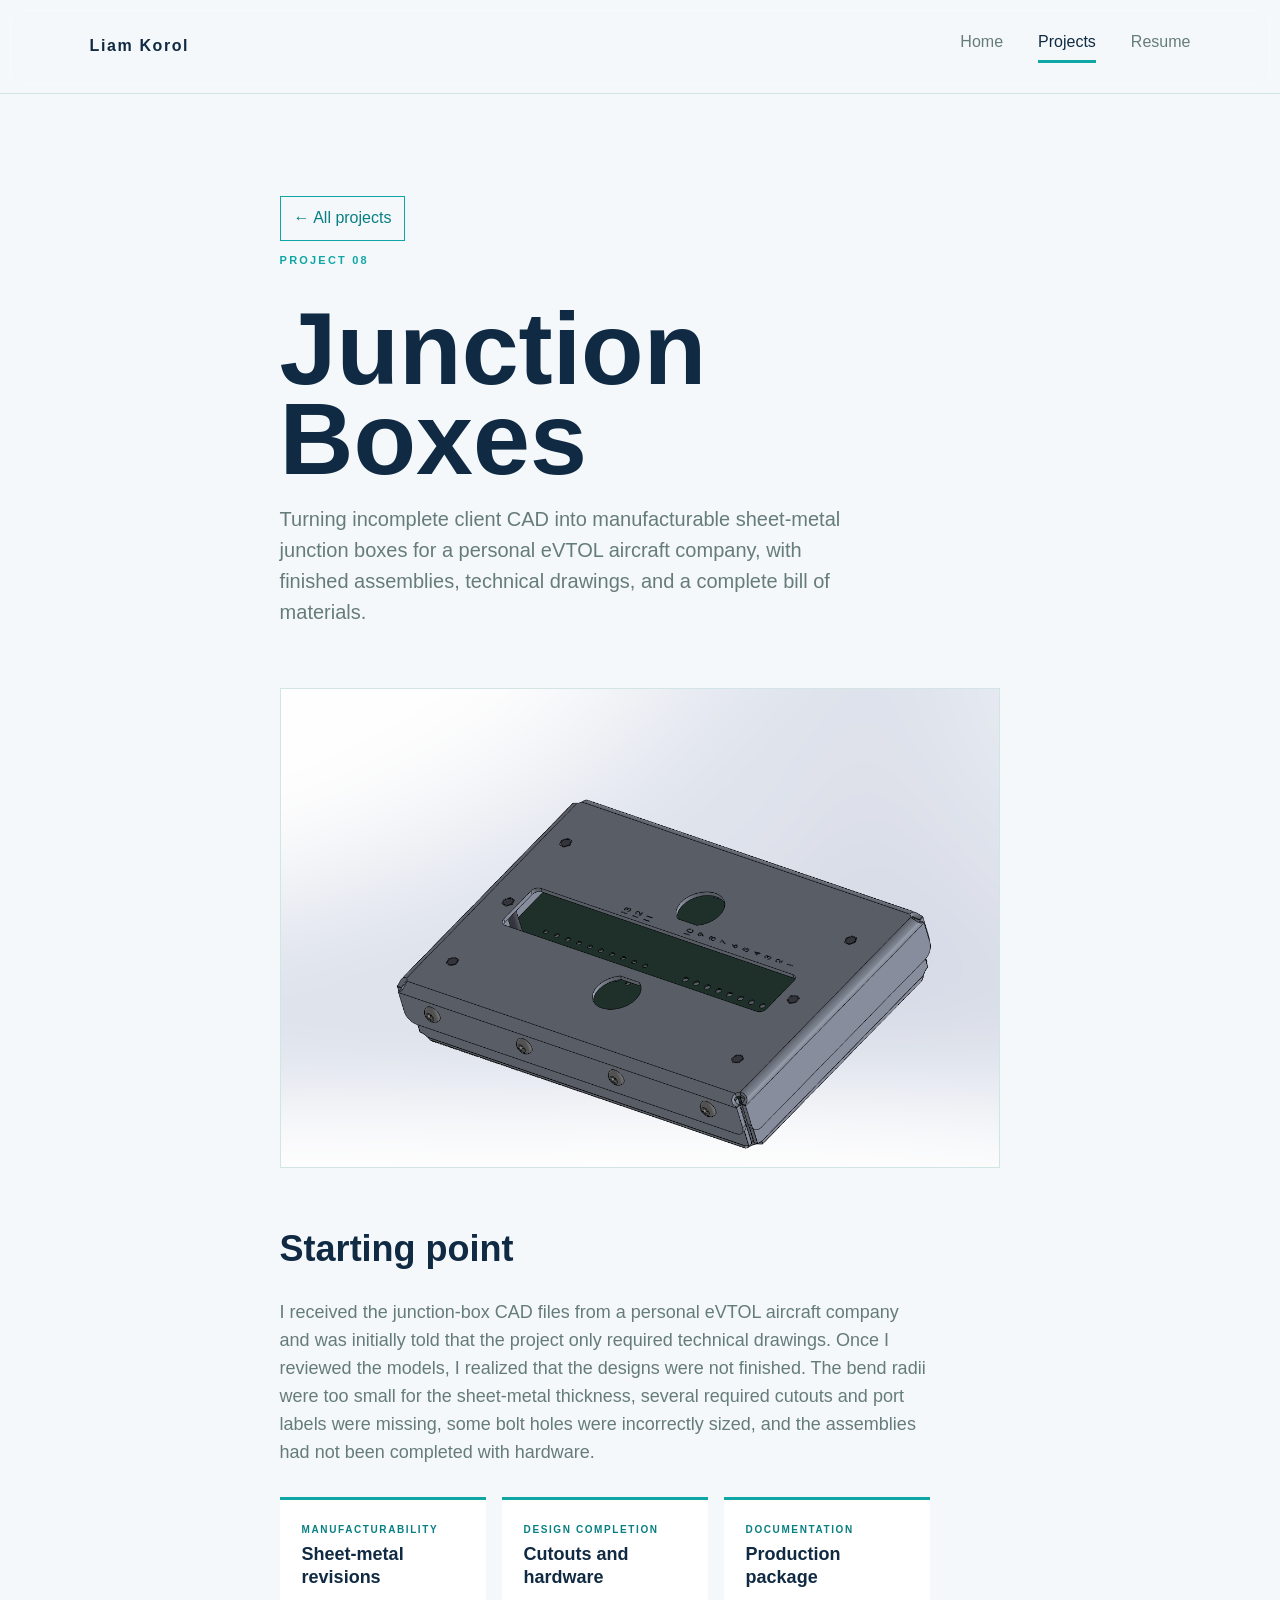
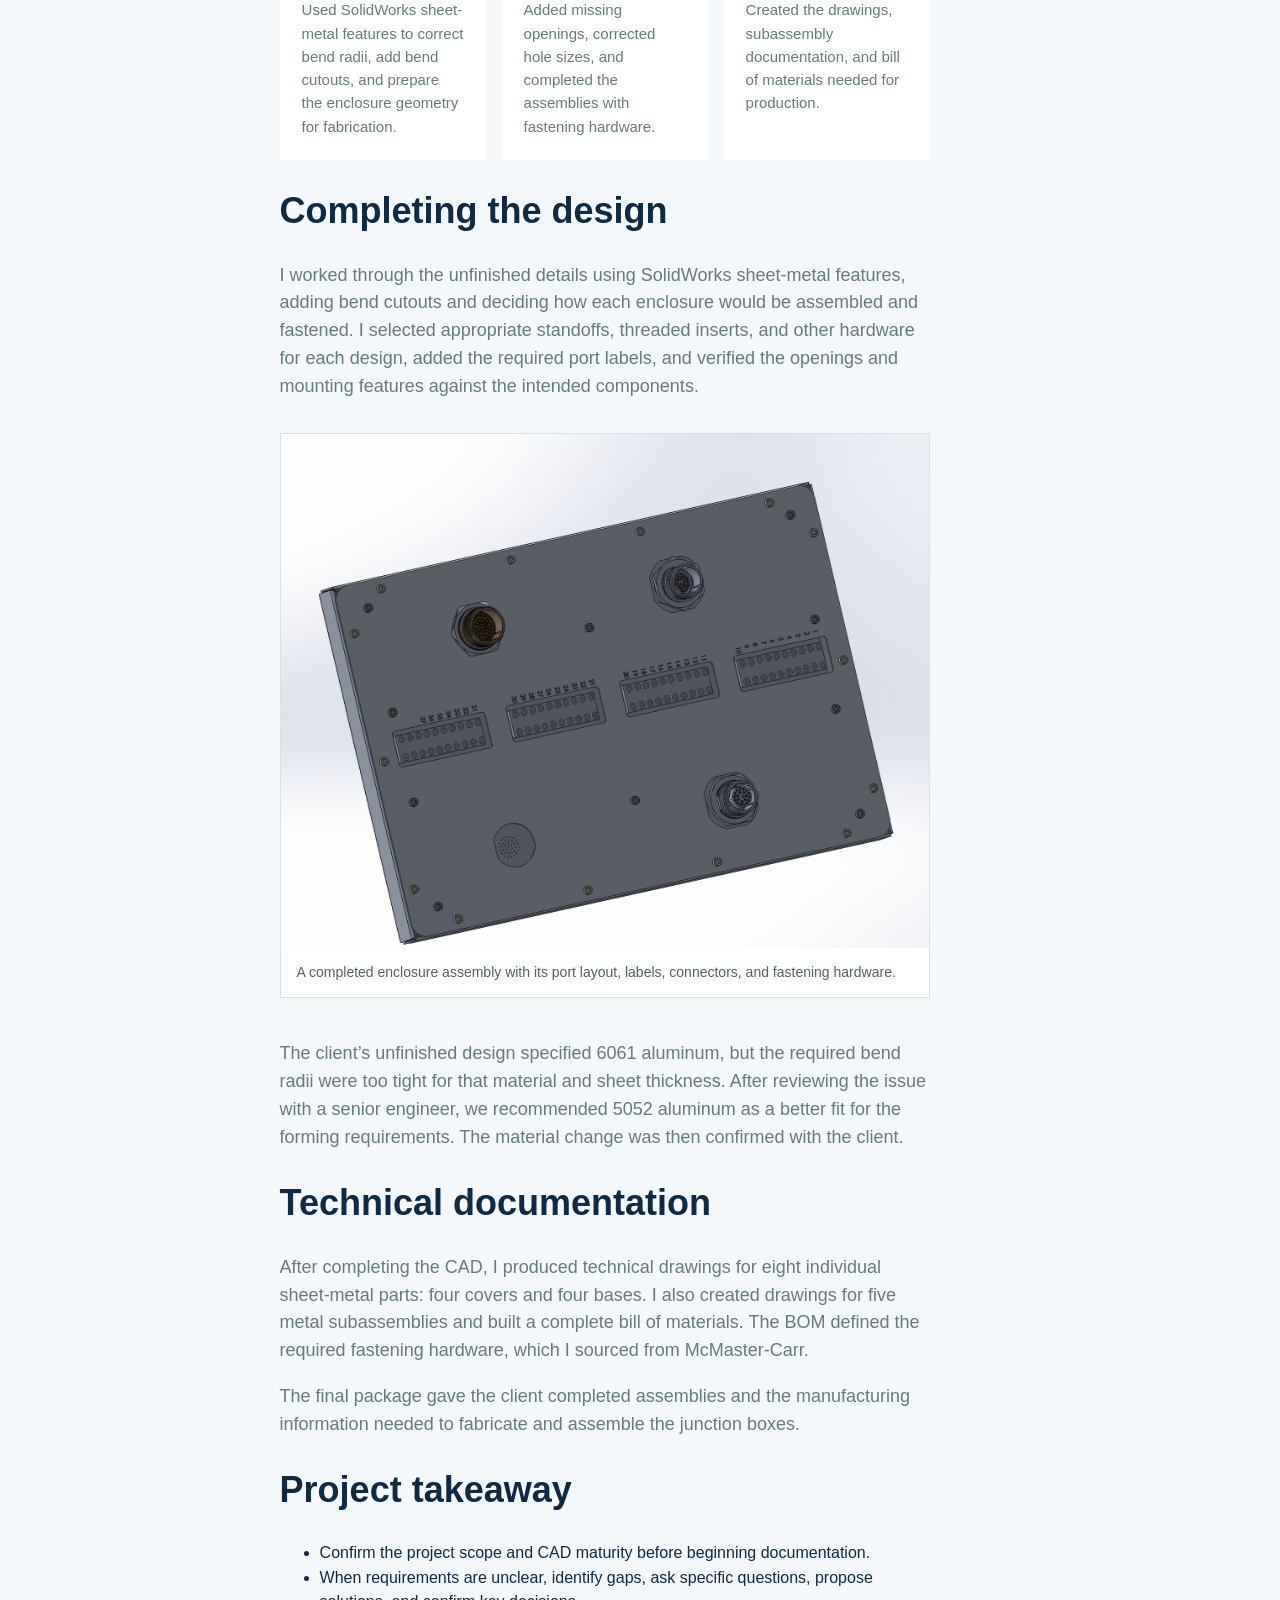
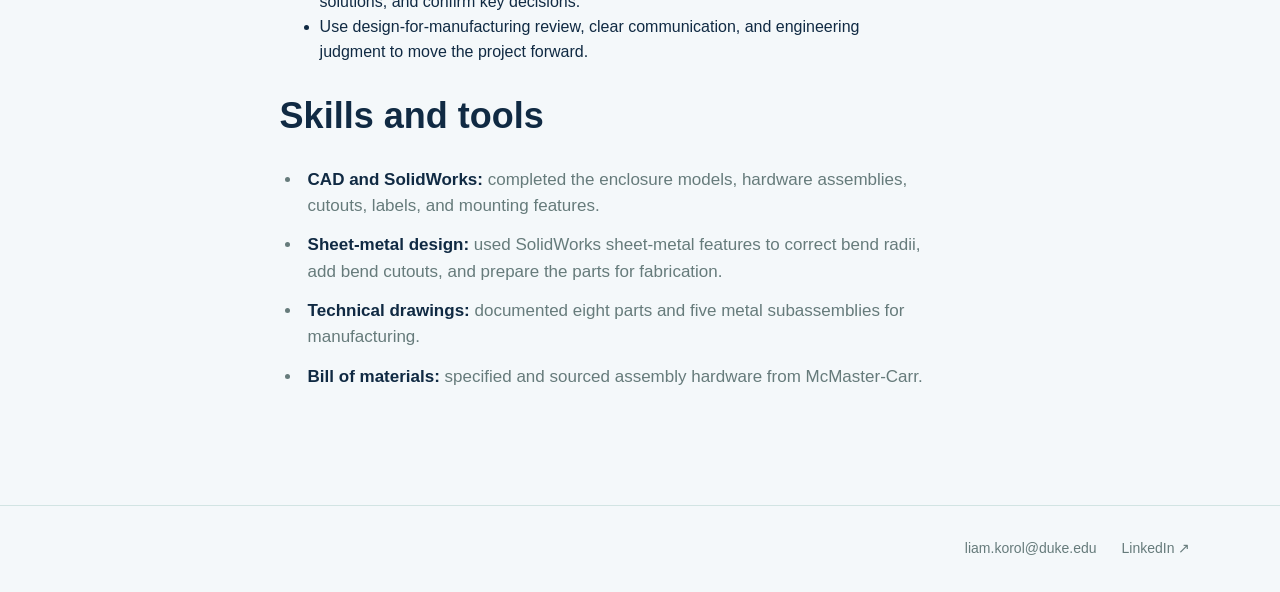
<file: projects/junction-boxes.html>
<!doctype html>
<html lang="en">
<head>
  <meta charset="utf-8">
  <meta name="viewport" content="width=device-width,initial-scale=1">
  <title>Junction Boxes | Liam Korol</title>
  <link rel="stylesheet" href="../styles.css?v=23">
</head>
<body>
  <header class="nav">
    <a class="brand" href="../index.html">Liam Korol</a>
    <nav><a href="../index.html">Home</a><a class="active" href="../projects.html">Projects</a><a href="../resume.html">Resume</a></nav>
  </header>

  <main class="page detail">
    <a class="back" href="../projects.html">← All projects</a>
    <p class="eyebrow">Project 08</p>
    <h1>Junction Boxes</h1>
    <p class="lede">Turning incomplete client CAD into manufacturable sheet-metal junction boxes for a personal eVTOL aircraft company, with finished assemblies, technical drawings, and a complete bill of materials.</p>

    <div class="detail-visual photo"><img src="../assets/gallery/junction-boxes/junction-boxes-1.png" alt="CAD model of a completed sheet-metal junction box"></div>

    <section>
      <h2>Starting point</h2>
      <p>I received the junction-box CAD files from a personal eVTOL aircraft company and was initially told that the project only required technical drawings. Once I reviewed the models, I realized that the designs were not finished. The bend radii were too small for the sheet-metal thickness, several required cutouts and port labels were missing, some bolt holes were incorrectly sized, and the assemblies had not been completed with hardware.</p>

      <div class="project-spec-grid">
        <article>
          <span>Manufacturability</span>
          <h3>Sheet-metal revisions</h3>
          <p>Used SolidWorks sheet-metal features to correct bend radii, add bend cutouts, and prepare the enclosure geometry for fabrication.</p>
        </article>
        <article>
          <span>Design completion</span>
          <h3>Cutouts and hardware</h3>
          <p>Added missing openings, corrected hole sizes, and completed the assemblies with fastening hardware.</p>
        </article>
        <article>
          <span>Documentation</span>
          <h3>Production package</h3>
          <p>Created the drawings, subassembly documentation, and bill of materials needed for production.</p>
        </article>
      </div>
    </section>

    <section>
      <h2>Completing the design</h2>
      <p>I worked through the unfinished details using SolidWorks sheet-metal features, adding bend cutouts and deciding how each enclosure would be assembled and fastened. I selected appropriate standoffs, threaded inserts, and other hardware for each design, added the required port labels, and verified the openings and mounting features against the intended components.</p>

      <figure style="width:100%;margin:32px 0 42px;background:#fff;border:1px solid #d5e1e5">
        <img src="../assets/gallery/junction-boxes/junction-boxes-2.png" alt="Completed junction-box CAD assembly with labeled ports, connectors, and fasteners" style="display:block;width:100%;height:auto">
        <figcaption style="padding:14px 16px;color:#52606d;font-size:14px;line-height:1.5">A completed enclosure assembly with its port layout, labels, connectors, and fastening hardware.</figcaption>
      </figure>

      <p>The client’s unfinished design specified 6061 aluminum, but the required bend radii were too tight for that material and sheet thickness. After reviewing the issue with a senior engineer, we recommended 5052 aluminum as a better fit for the forming requirements. The material change was then confirmed with the client.</p>
    </section>

    <section>
      <h2>Technical documentation</h2>
      <p>After completing the CAD, I produced technical drawings for eight individual sheet-metal parts: four covers and four bases. I also created drawings for five metal subassemblies and built a complete bill of materials. The BOM defined the required fastening hardware, which I sourced from McMaster-Carr.</p>
      <p>The final package gave the client completed assemblies and the manufacturing information needed to fabricate and assemble the junction boxes.</p>
    </section>

    <section>
      <h2>Project takeaway</h2>
      <ul>
        <li>Confirm the project scope and CAD maturity before beginning documentation.</li>
        <li>When requirements are unclear, identify gaps, ask specific questions, propose solutions, and confirm key decisions.</li>
        <li>Use design-for-manufacturing review, clear communication, and engineering judgment to move the project forward.</li>
      </ul>
    </section>

    <section>
      <h2>Skills and tools</h2>
      <ul class="project-list">
        <li><strong>CAD and SolidWorks:</strong> completed the enclosure models, hardware assemblies, cutouts, labels, and mounting features.</li>
        <li><strong>Sheet-metal design:</strong> used SolidWorks sheet-metal features to correct bend radii, add bend cutouts, and prepare the parts for fabrication.</li>
        <li><strong>Technical drawings:</strong> documented eight parts and five metal subassemblies for manufacturing.</li>
        <li><strong>Bill of materials:</strong> specified and sourced assembly hardware from McMaster-Carr.</li>
      </ul>
    </section>
  </main>

  <footer><div><a href="mailto:liam.korol@duke.edu">liam.korol@duke.edu</a><a href="https://www.linkedin.com/in/liamkorol/" target="_blank">LinkedIn ↗</a></div></footer>
</body>
</html>
</file>
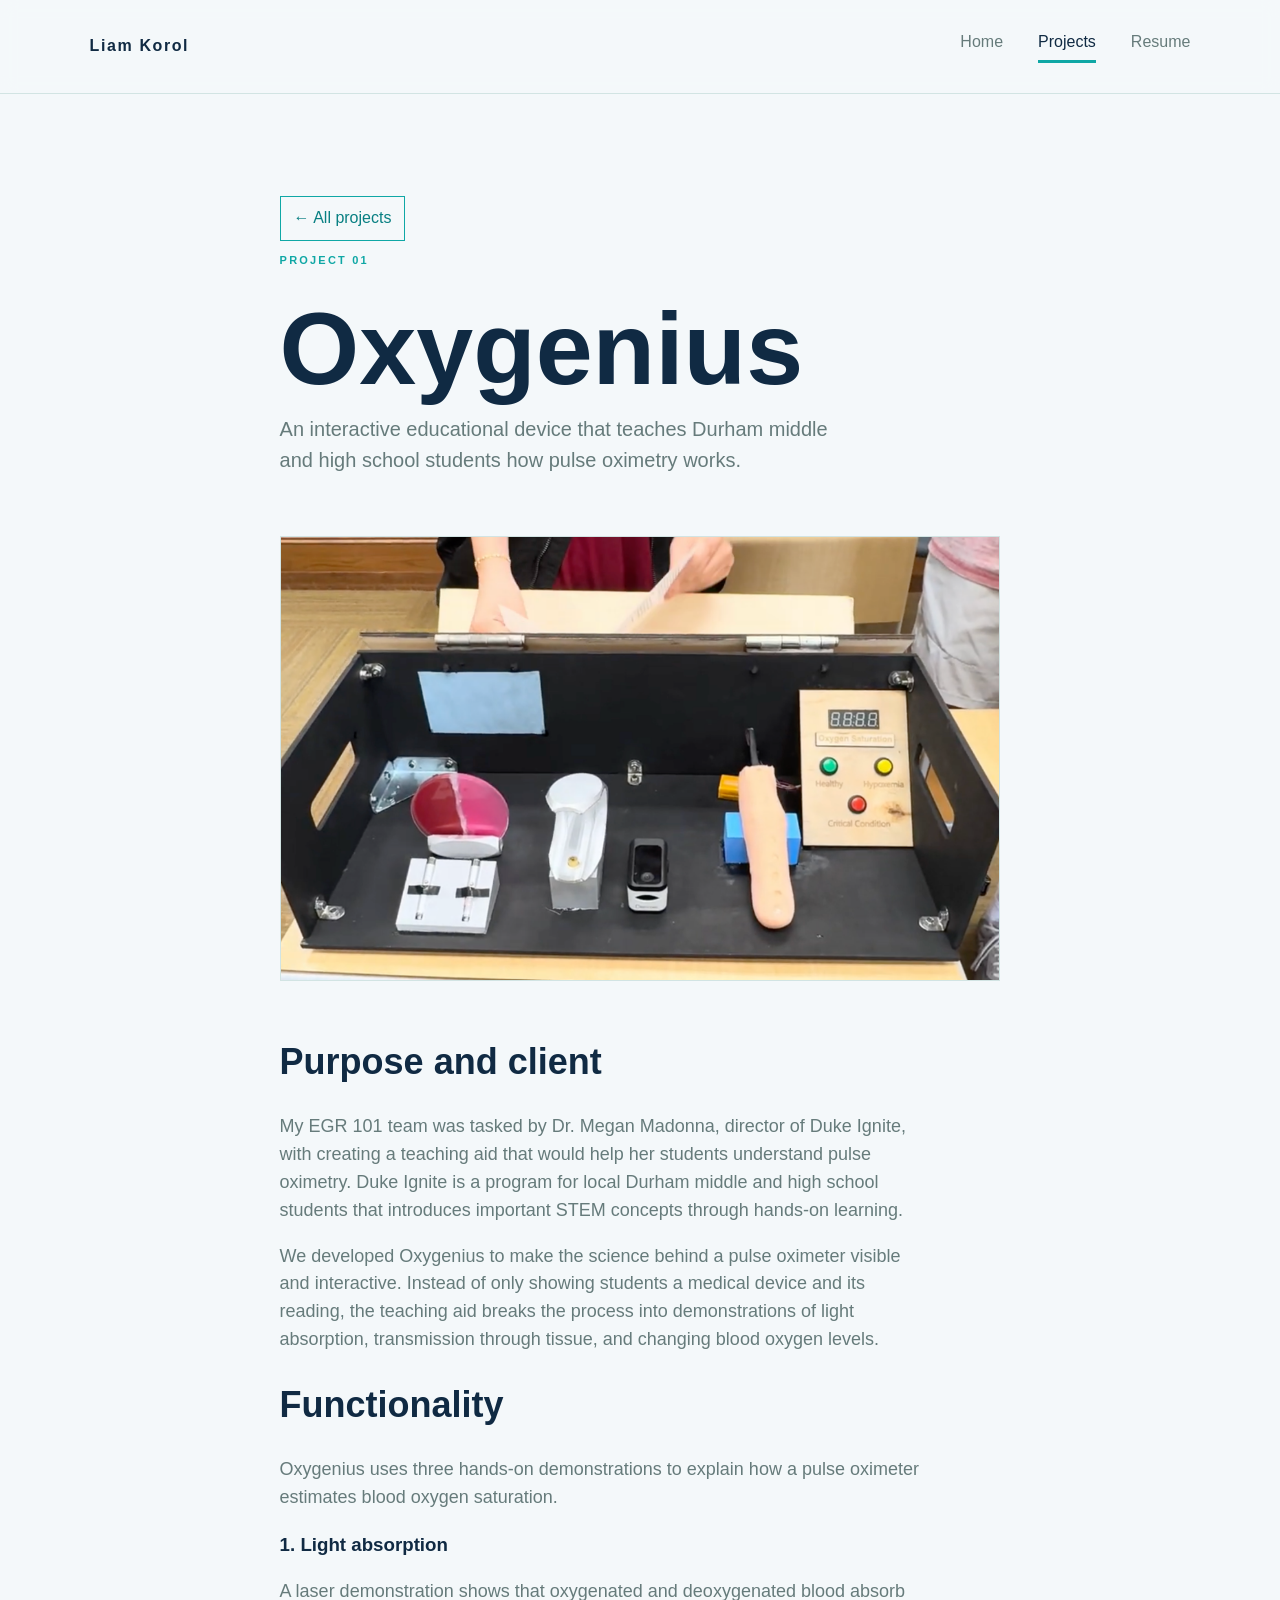
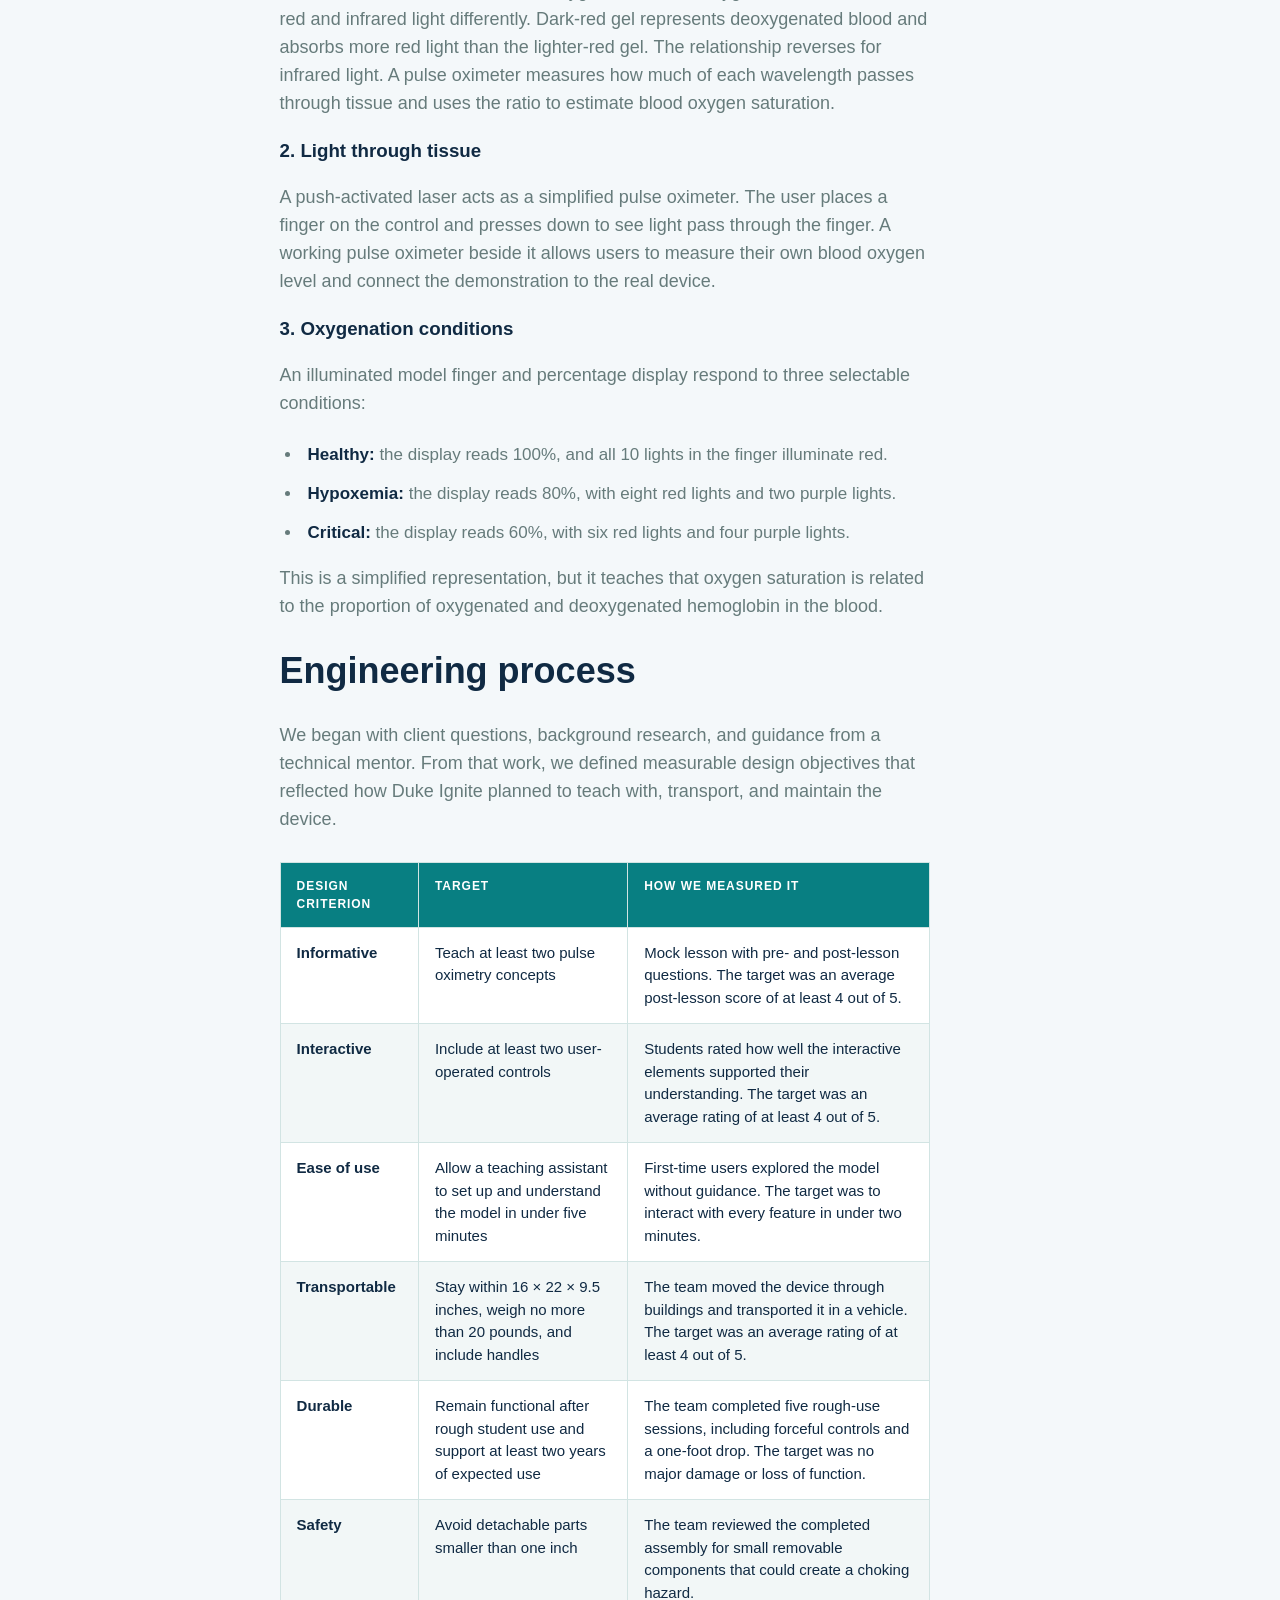
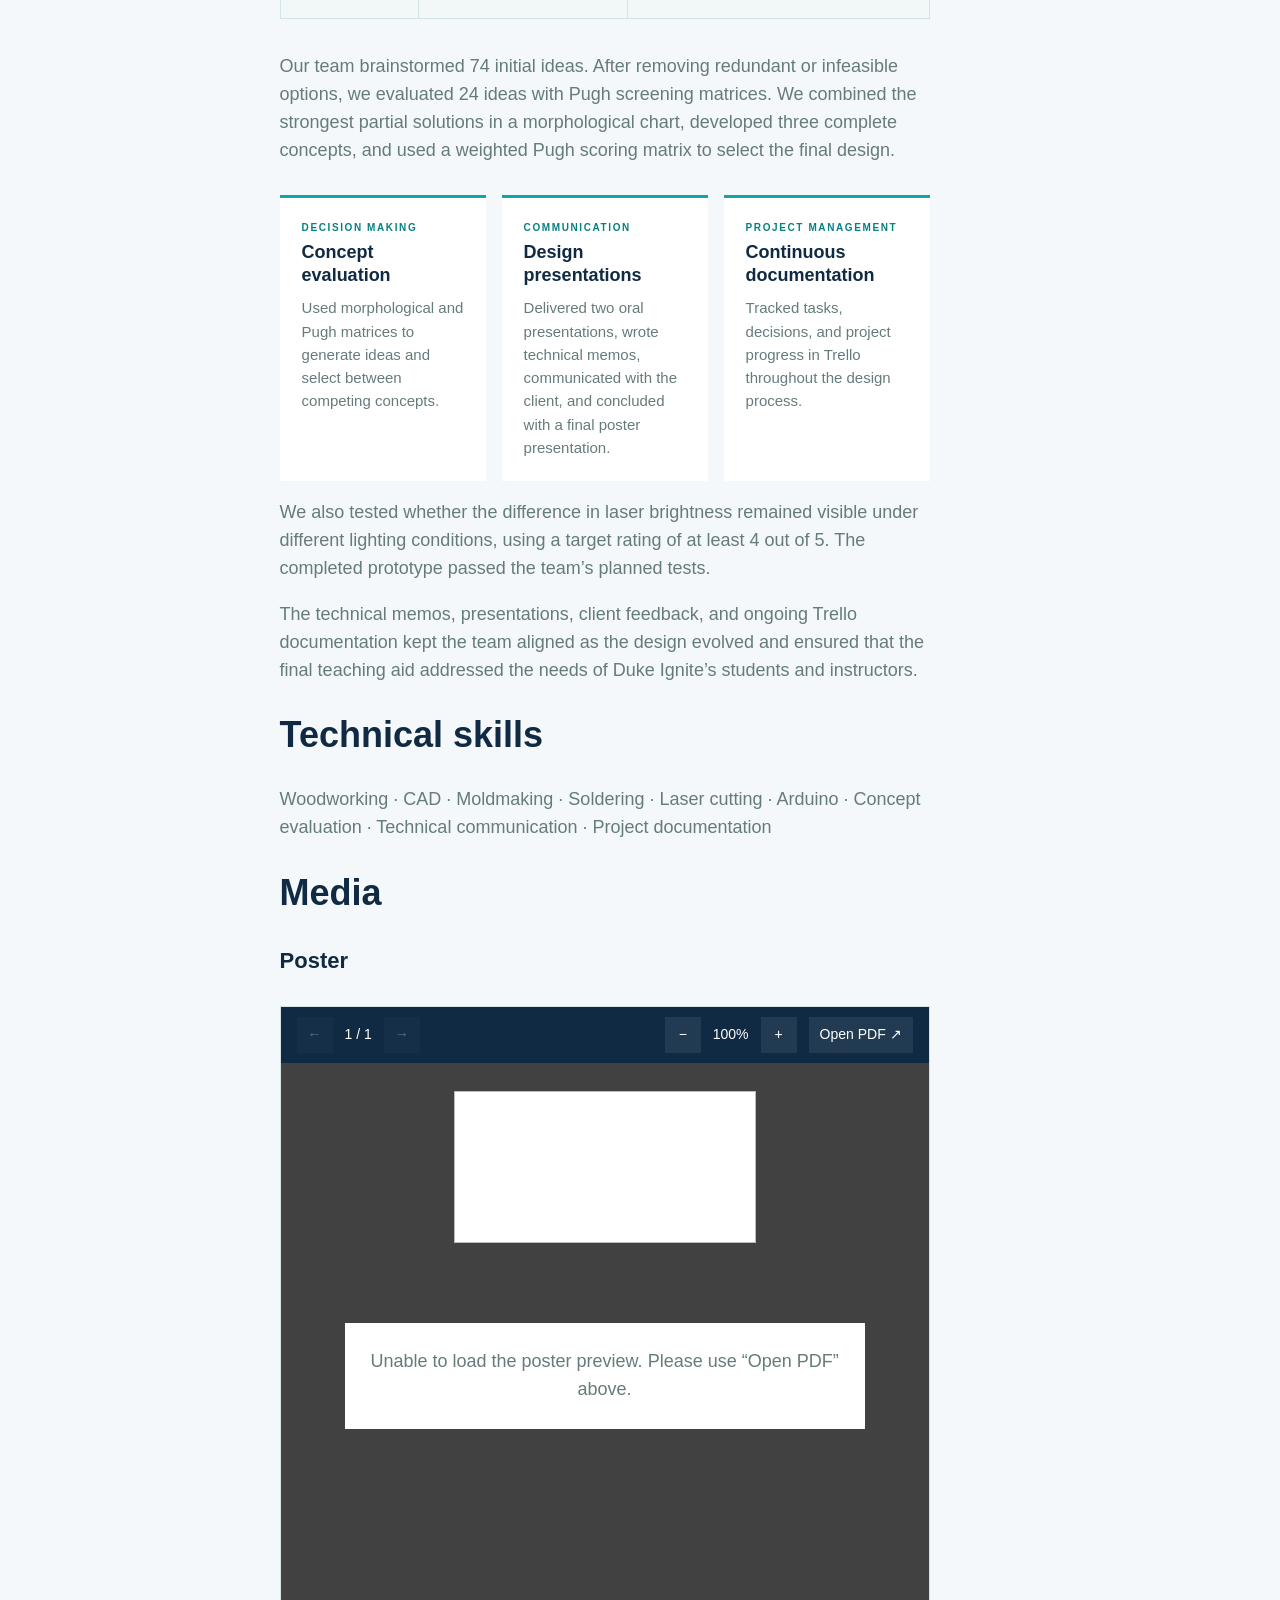
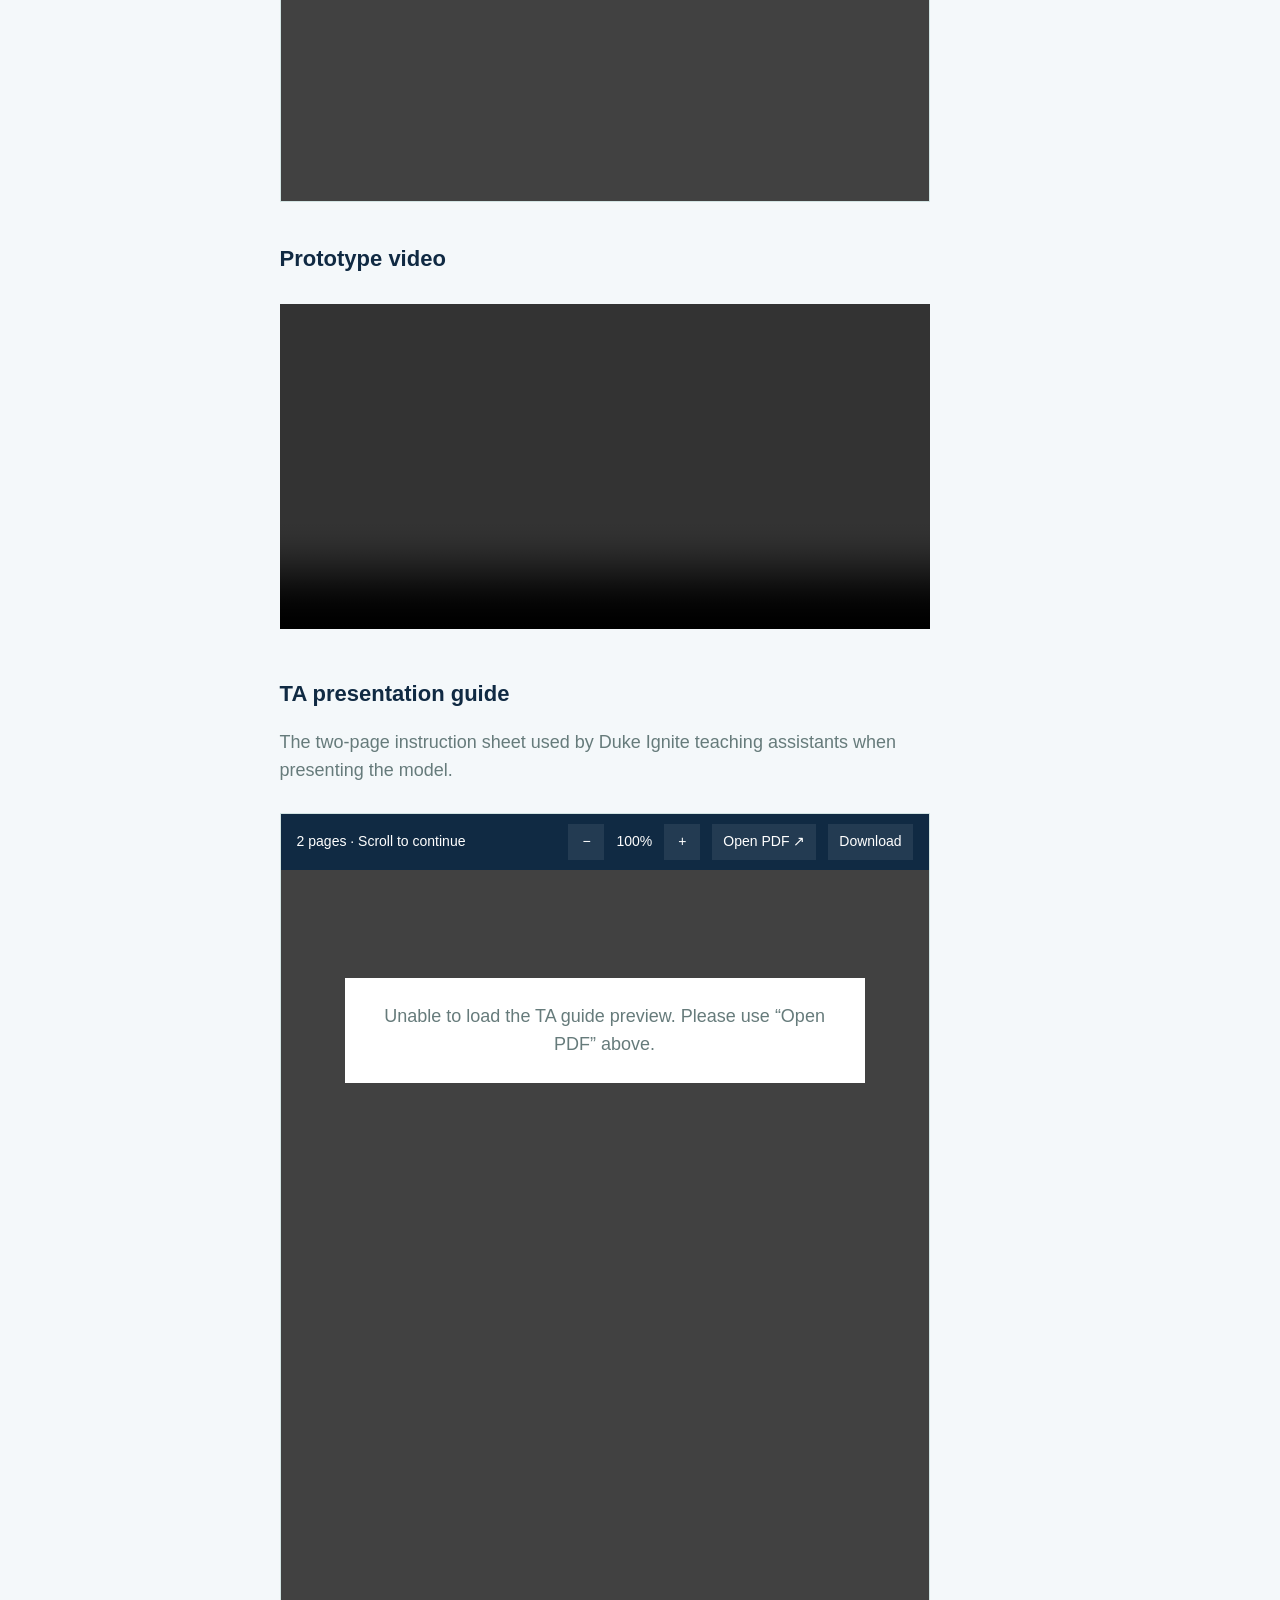
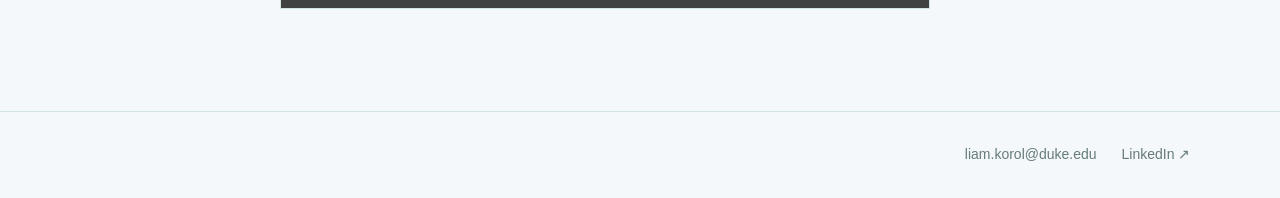
<file: projects/oxygenius.html>
<!doctype html>
<html lang="en">
<head>
  <meta charset="utf-8">
  <meta name="viewport" content="width=device-width,initial-scale=1">
  <title>Oxygenius — Liam Korol</title>
  <link rel="stylesheet" href="../styles.css?v=25">
</head>
<body>
  <header class="nav">
    <a class="brand" href="../index.html">Liam Korol</a>
    <nav><a href="../index.html">Home</a><a class="active" href="../projects.html">Projects</a><a href="../resume.html">Resume</a></nav>
  </header>
  <main class="page detail">
    <a class="back" href="../projects.html">← All projects</a>
    <p class="eyebrow">Project 01</p>
    <h1>Oxygenius</h1>
    <p class="lede">An interactive educational device that teaches Durham middle and high school students how pulse oximetry works.</p>
    <div class="detail-visual photo"><img src="../assets/gallery/oxygenius/oxygenius-1.png" alt="Oxygenius project image"></div>

    <section>
      <h2>Purpose and client</h2>
      <p>My EGR 101 team was tasked by Dr. Megan Madonna, director of Duke Ignite, with creating a teaching aid that would help her students understand pulse oximetry. Duke Ignite is a program for local Durham middle and high school students that introduces important STEM concepts through hands-on learning.</p>
      <p>We developed Oxygenius to make the science behind a pulse oximeter visible and interactive. Instead of only showing students a medical device and its reading, the teaching aid breaks the process into demonstrations of light absorption, transmission through tissue, and changing blood oxygen levels.</p>
    </section>

    <section>
      <h2>Functionality</h2>
      <p>Oxygenius uses three hands-on demonstrations to explain how a pulse oximeter estimates blood oxygen saturation.</p>

      <h3>1. Light absorption</h3>
      <p>A laser demonstration shows that oxygenated and deoxygenated blood absorb red and infrared light differently. Dark-red gel represents deoxygenated blood and absorbs more red light than the lighter-red gel. The relationship reverses for infrared light. A pulse oximeter measures how much of each wavelength passes through tissue and uses the ratio to estimate blood oxygen saturation.</p>

      <h3>2. Light through tissue</h3>
      <p>A push-activated laser acts as a simplified pulse oximeter. The user places a finger on the control and presses down to see light pass through the finger. A working pulse oximeter beside it allows users to measure their own blood oxygen level and connect the demonstration to the real device.</p>

      <h3>3. Oxygenation conditions</h3>
      <p>An illuminated model finger and percentage display respond to three selectable conditions:</p>
      <ul class="project-list">
        <li><strong>Healthy:</strong> the display reads 100%, and all 10 lights in the finger illuminate red.</li>
        <li><strong>Hypoxemia:</strong> the display reads 80%, with eight red lights and two purple lights.</li>
        <li><strong>Critical:</strong> the display reads 60%, with six red lights and four purple lights.</li>
      </ul>
      <p>This is a simplified representation, but it teaches that oxygen saturation is related to the proportion of oxygenated and deoxygenated hemoglobin in the blood.</p>
    </section>

    <section>
      <h2>Engineering process</h2>
      <p>We began with client questions, background research, and guidance from a technical mentor. From that work, we defined measurable design objectives that reflected how Duke Ignite planned to teach with, transport, and maintain the device.</p>

      <div class="criteria-table-wrap">
        <table class="criteria-table">
          <thead>
            <tr><th>Design criterion</th><th>Target</th><th>How we measured it</th></tr>
          </thead>
          <tbody>
            <tr><td>Informative</td><td>Teach at least two pulse oximetry concepts</td><td>Mock lesson with pre- and post-lesson questions. The target was an average post-lesson score of at least 4 out of 5.</td></tr>
            <tr><td>Interactive</td><td>Include at least two user-operated controls</td><td>Students rated how well the interactive elements supported their understanding. The target was an average rating of at least 4 out of 5.</td></tr>
            <tr><td>Ease of use</td><td>Allow a teaching assistant to set up and understand the model in under five minutes</td><td>First-time users explored the model without guidance. The target was to interact with every feature in under two minutes.</td></tr>
            <tr><td>Transportable</td><td>Stay within 16 × 22 × 9.5 inches, weigh no more than 20 pounds, and include handles</td><td>The team moved the device through buildings and transported it in a vehicle. The target was an average rating of at least 4 out of 5.</td></tr>
            <tr><td>Durable</td><td>Remain functional after rough student use and support at least two years of expected use</td><td>The team completed five rough-use sessions, including forceful controls and a one-foot drop. The target was no major damage or loss of function.</td></tr>
            <tr><td>Safety</td><td>Avoid detachable parts smaller than one inch</td><td>The team reviewed the completed assembly for small removable components that could create a choking hazard.</td></tr>
          </tbody>
        </table>
      </div>

      <p>Our team brainstormed 74 initial ideas. After removing redundant or infeasible options, we evaluated 24 ideas with Pugh screening matrices. We combined the strongest partial solutions in a morphological chart, developed three complete concepts, and used a weighted Pugh scoring matrix to select the final design.</p>

      <div class="project-spec-grid">
        <article>
          <span>Decision making</span>
          <h3>Concept evaluation</h3>
          <p>Used morphological and Pugh matrices to generate ideas and select between competing concepts.</p>
        </article>
        <article>
          <span>Communication</span>
          <h3>Design presentations</h3>
          <p>Delivered two oral presentations, wrote technical memos, communicated with the client, and concluded with a final poster presentation.</p>
        </article>
        <article>
          <span>Project management</span>
          <h3>Continuous documentation</h3>
          <p>Tracked tasks, decisions, and project progress in Trello throughout the design process.</p>
        </article>
      </div>

      <p>We also tested whether the difference in laser brightness remained visible under different lighting conditions, using a target rating of at least 4 out of 5. The completed prototype passed the team’s planned tests.</p>

      <p>The technical memos, presentations, client feedback, and ongoing Trello documentation kept the team aligned as the design evolved and ensured that the final teaching aid addressed the needs of Duke Ignite’s students and instructors.</p>
    </section>

    <section>
      <h2>Technical skills</h2>
      <p>Woodworking · CAD · Moldmaking · Soldering · Laser cutting · Arduino · Concept evaluation · Technical communication · Project documentation</p>
    </section>

    <section>
      <h2>Media</h2>
      <h3 class="media-heading">Poster</h3>

      <div class="pdf-viewer-shell pdf-js-viewer" data-pdf-url="../assets/gallery/oxygenius/oxygenius-poster.pdf" data-pdf-label="Oxygenius poster" aria-label="Oxygenius poster PDF viewer">
        <div class="pdf-toolbar">
          <div class="pdf-toolbar-group">
            <button type="button" data-pdf-prev aria-label="Previous poster page">←</button>
            <span><span data-pdf-page>1</span> / <span data-pdf-pages>1</span></span>
            <button type="button" data-pdf-next aria-label="Next poster page">→</button>
          </div>
          <div class="pdf-toolbar-group">
            <button type="button" data-pdf-zoom-out aria-label="Zoom poster out">−</button>
            <span data-pdf-zoom>100%</span>
            <button type="button" data-pdf-zoom-in aria-label="Zoom poster in">+</button>
            <a href="../assets/gallery/oxygenius/oxygenius-poster.pdf" target="_blank">Open PDF ↗</a>
          </div>
        </div>
        <div class="pdf-canvas-wrap" data-pdf-wrap>
          <canvas class="pdf-page-canvas" data-pdf-canvas aria-label="Rendered Oxygenius poster page"></canvas>
          <p class="pdf-error" data-pdf-error hidden>Unable to load the poster preview. Please use “Open PDF” above.</p>
        </div>
      </div>

      <h3 class="media-heading">Prototype video</h3>
      <video class="media-video" controls preload="metadata"><source src="../assets/gallery/oxygenius/oxygenius-prototype.mp4" type="video/mp4">Your browser does not support this video.</video>

      <h3 class="media-heading">TA presentation guide</h3>
      <p>The two-page instruction sheet used by Duke Ignite teaching assistants when presenting the model.</p>
      <div class="pdf-viewer-shell pdf-js-viewer" data-pdf-scroll data-pdf-url="../assets/gallery/oxygenius/oxygenius-ta-guide.pdf" data-pdf-label="TA presentation guide" aria-label="Duke Ignite TA presentation guide PDF viewer">
        <div class="pdf-toolbar">
          <div class="pdf-toolbar-group">
            <span>2 pages · Scroll to continue</span>
          </div>
          <div class="pdf-toolbar-group">
            <button type="button" data-pdf-zoom-out aria-label="Zoom TA guide out">−</button>
            <span data-pdf-zoom>100%</span>
            <button type="button" data-pdf-zoom-in aria-label="Zoom TA guide in">+</button>
            <a href="../assets/gallery/oxygenius/oxygenius-ta-guide.pdf" target="_blank" rel="noopener">Open PDF ↗</a>
            <a href="../assets/gallery/oxygenius/oxygenius-ta-guide.pdf" download>Download</a>
          </div>
        </div>
        <div class="pdf-canvas-wrap" data-pdf-wrap>
          <div class="pdf-page-stack" data-pdf-page-stack></div>
          <p class="pdf-error" data-pdf-error hidden>Unable to load the TA guide preview. Please use “Open PDF” above.</p>
        </div>
      </div>

    </section>

  </main>
  <footer><div><a href="mailto:liam.korol@duke.edu">liam.korol@duke.edu</a><a href="https://www.linkedin.com/in/liamkorol/" target="_blank">LinkedIn ↗</a></div></footer>
  <script type="module" src="../poster-viewer.js?v=3"></script>
</body>
</html>
</file>
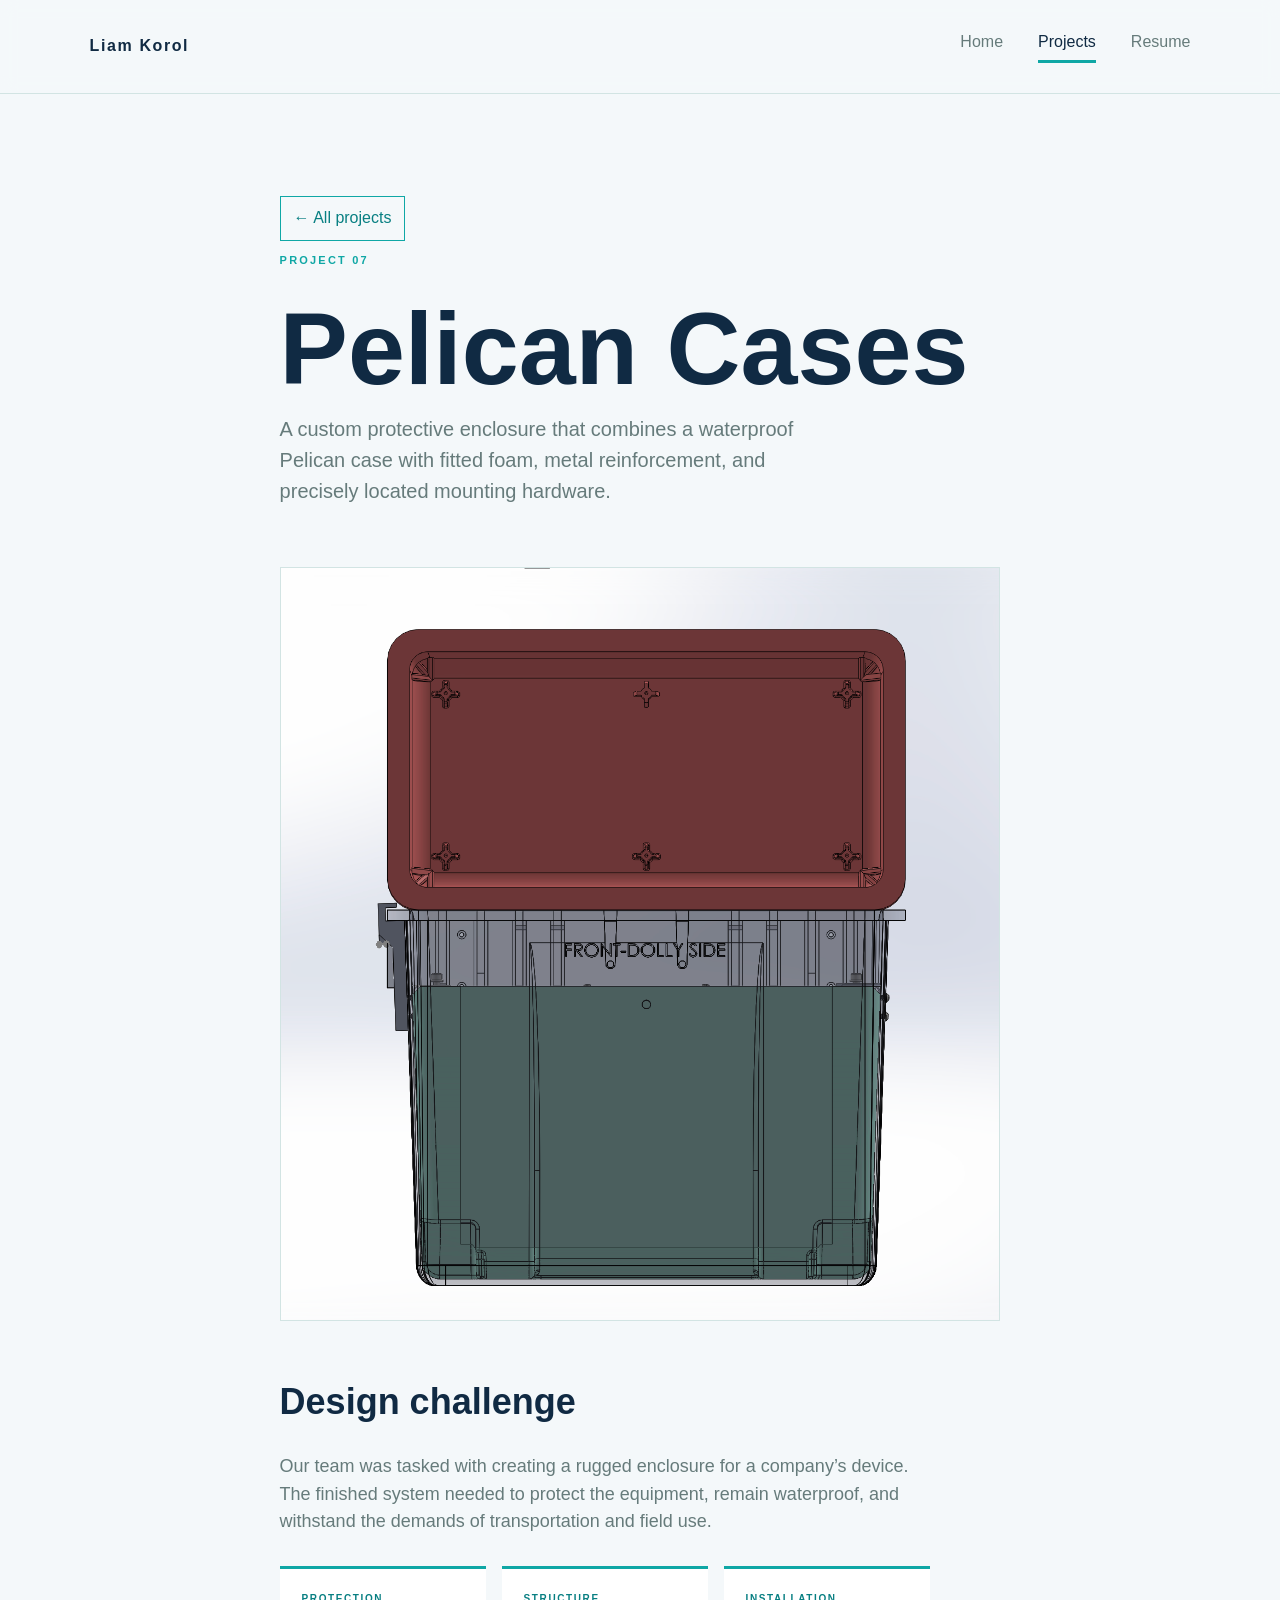
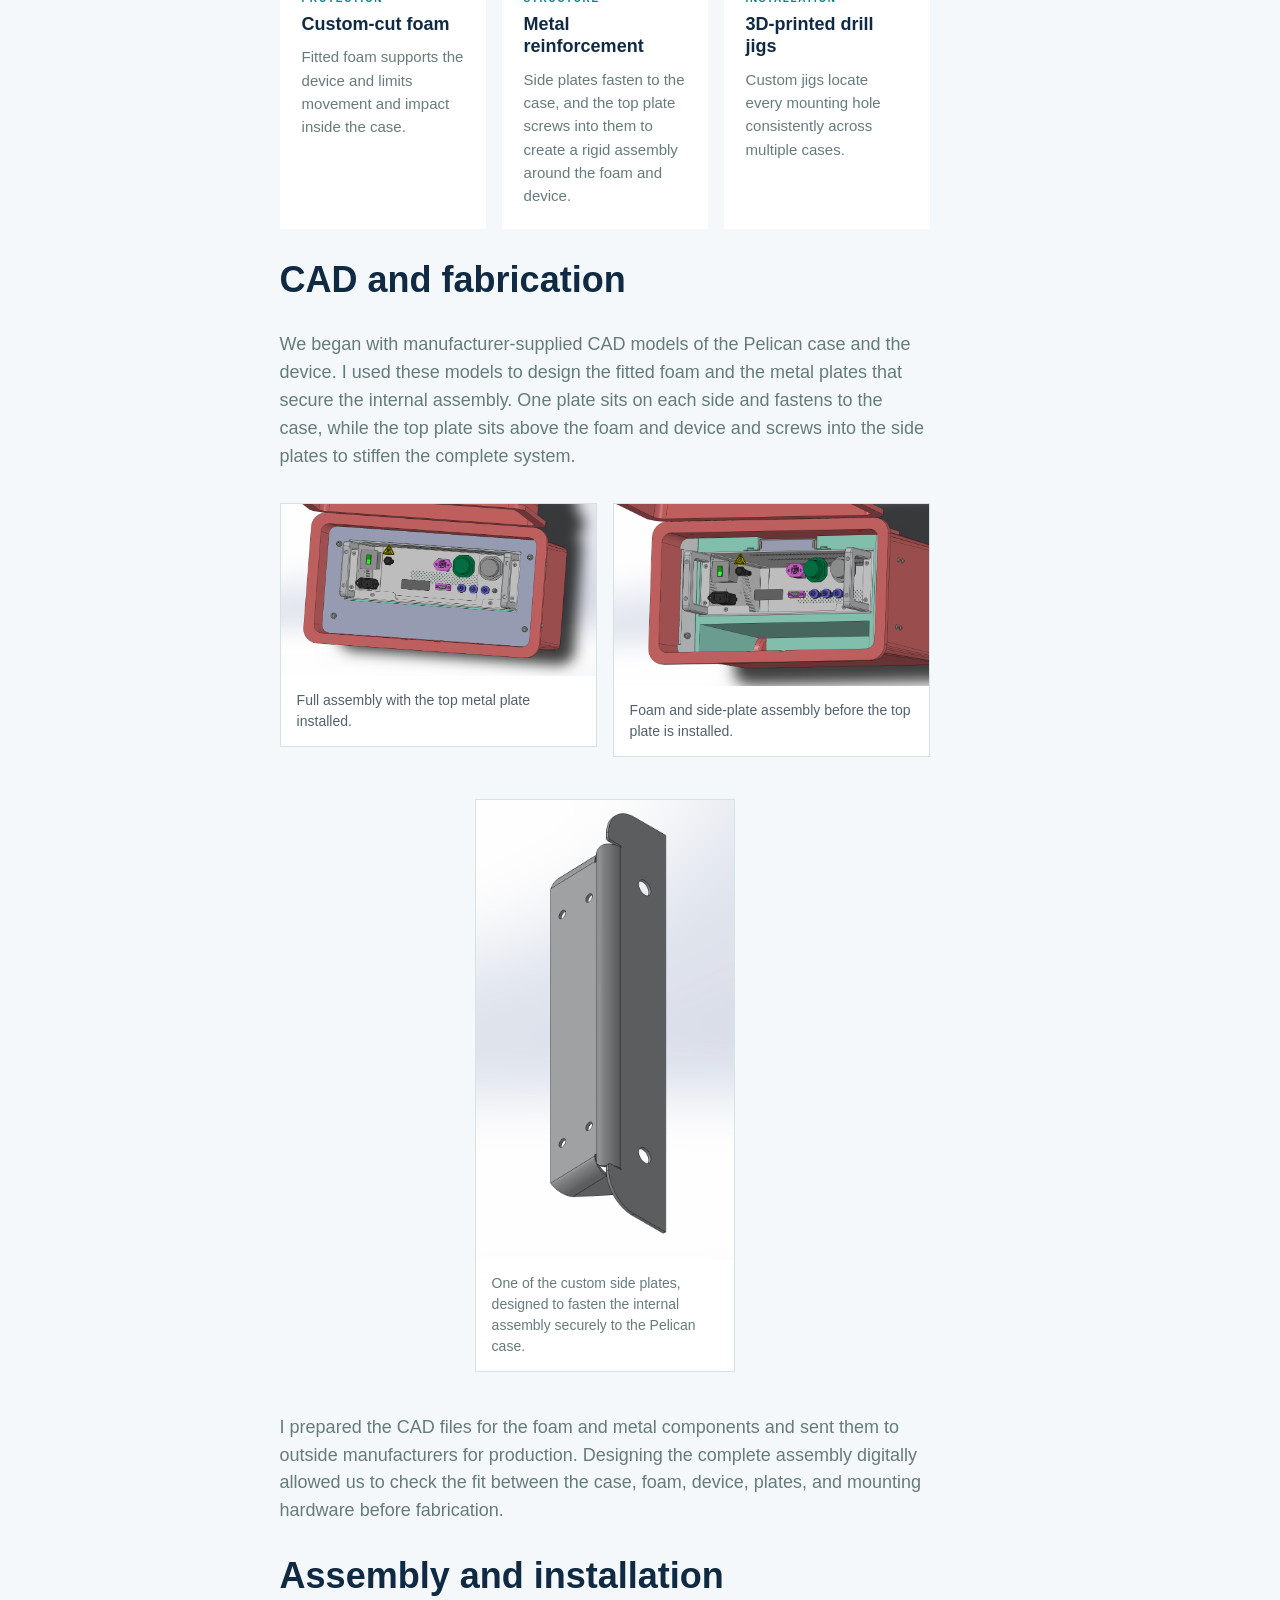
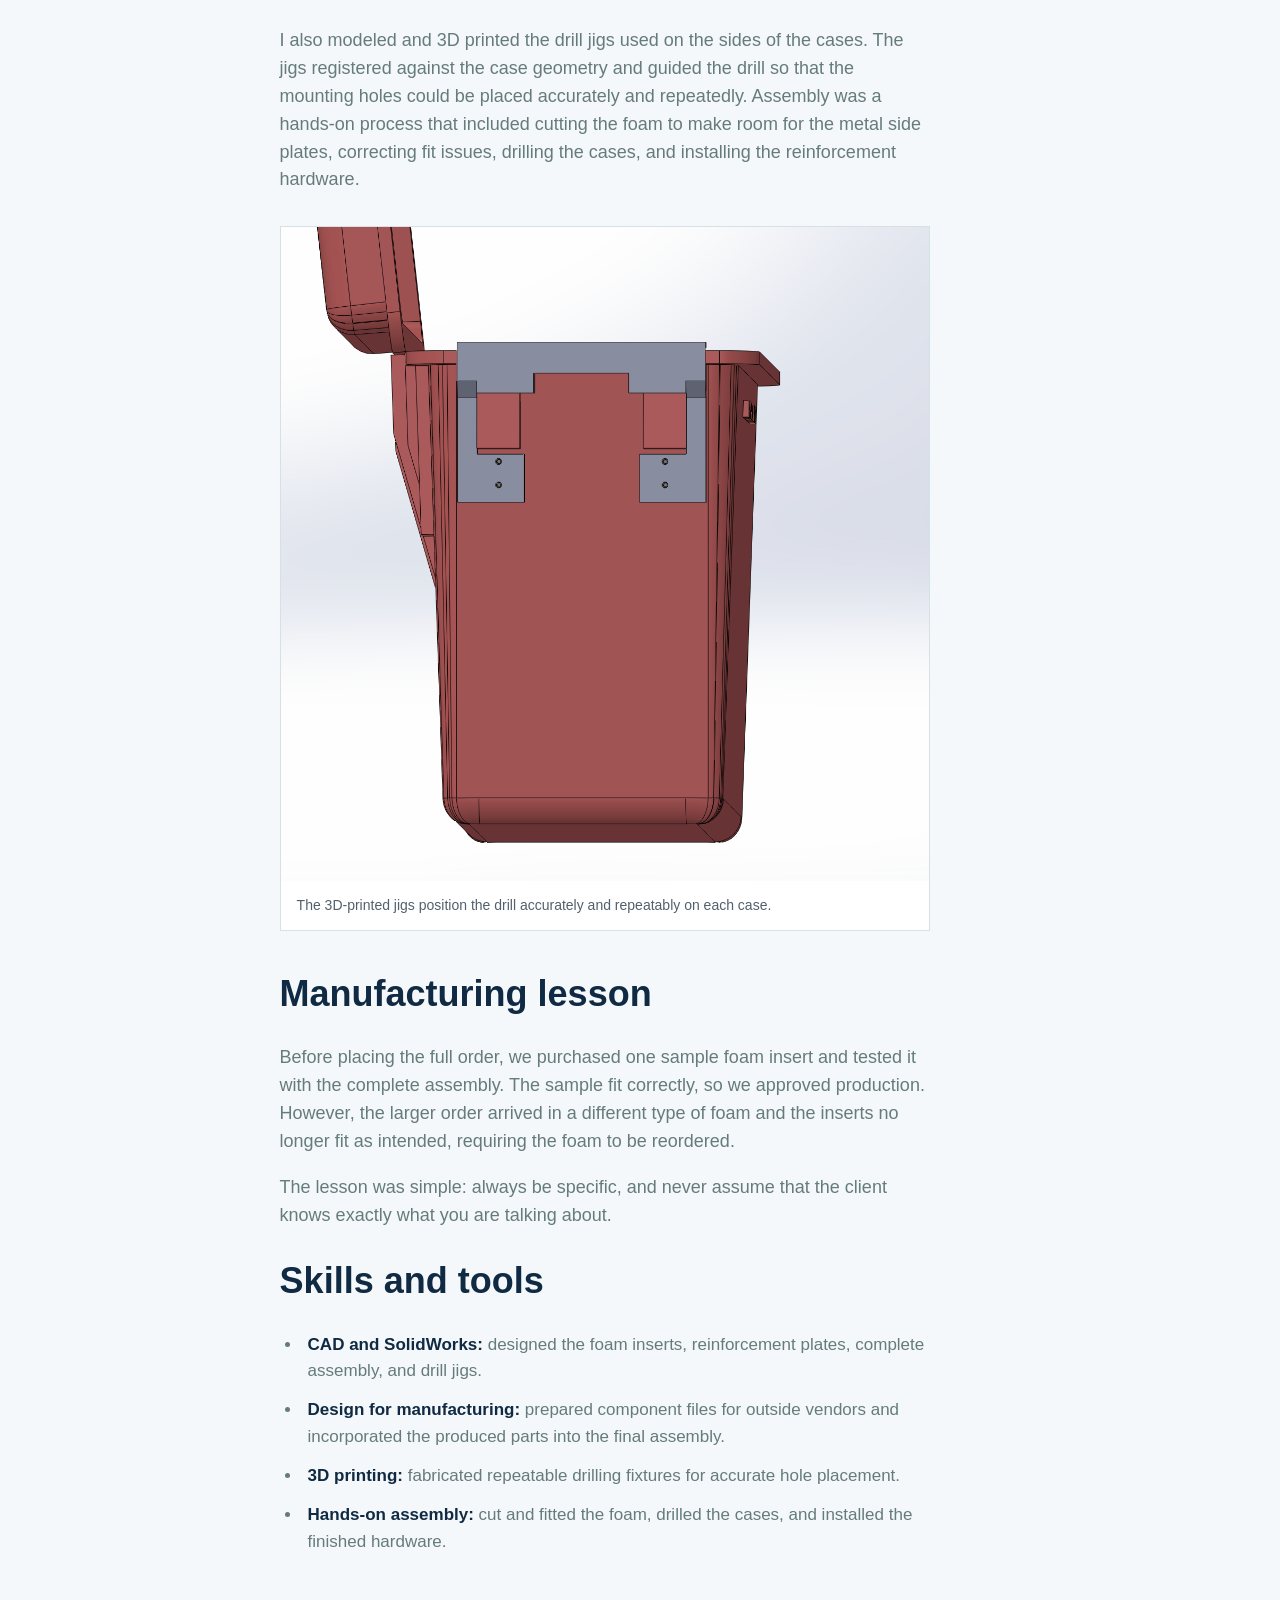
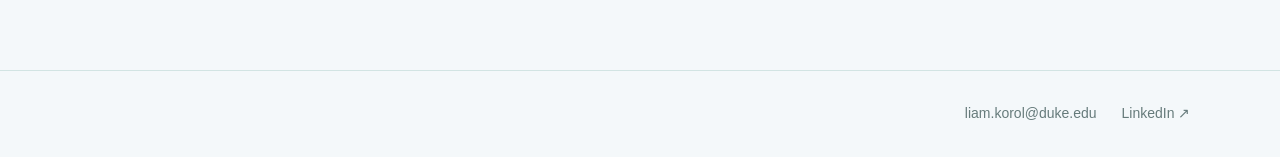
<file: projects/pelican-cases.html>
<!doctype html>
<html lang="en">
<head>
  <meta charset="utf-8">
  <meta name="viewport" content="width=device-width,initial-scale=1">
  <title>Pelican Cases | Liam Korol</title>
  <link rel="stylesheet" href="../styles.css?v=19">
</head>
<body>
  <header class="nav">
    <a class="brand" href="../index.html">Liam Korol</a>
    <nav><a href="../index.html">Home</a><a class="active" href="../projects.html">Projects</a><a href="../resume.html">Resume</a></nav>
  </header>

  <main class="page detail">
    <a class="back" href="../projects.html">← All projects</a>
    <p class="eyebrow">Project 07</p>
    <h1>Pelican Cases</h1>
    <p class="lede">A custom protective enclosure that combines a waterproof Pelican case with fitted foam, metal reinforcement, and precisely located mounting hardware.</p>

    <div class="detail-visual photo"><img src="../assets/gallery/pelican-cases/pelican-cases-1.png" alt="CAD model of the modified Pelican case assembly"></div>

    <section>
      <h2>Design challenge</h2>
      <p>Our team was tasked with creating a rugged enclosure for a company’s device. The finished system needed to protect the equipment, remain waterproof, and withstand the demands of transportation and field use.</p>

      <div class="project-spec-grid">
        <article>
          <span>Protection</span>
          <h3>Custom-cut foam</h3>
          <p>Fitted foam supports the device and limits movement and impact inside the case.</p>
        </article>
        <article>
          <span>Structure</span>
          <h3>Metal reinforcement</h3>
          <p>Side plates fasten to the case, and the top plate screws into them to create a rigid assembly around the foam and device.</p>
        </article>
        <article>
          <span>Installation</span>
          <h3>3D-printed drill jigs</h3>
          <p>Custom jigs locate every mounting hole consistently across multiple cases.</p>
        </article>
      </div>
    </section>

    <section>
      <h2>CAD and fabrication</h2>
      <p>We began with manufacturer-supplied CAD models of the Pelican case and the device. I used these models to design the fitted foam and the metal plates that secure the internal assembly. One plate sits on each side and fastens to the case, while the top plate sits above the foam and device and screws into the side plates to stiffen the complete system.</p>

      <div style="display:flex;flex-wrap:wrap;gap:16px;margin:32px 0 42px;align-items:flex-start">
        <figure style="flex:1 1 280px;margin:0;background:#fff;border:1px solid #d5e1e5">
          <img src="../assets/gallery/pelican-cases/pelican-cases-5.png" alt="Full Pelican case assembly with the top metal plate installed" style="display:block;width:100%;height:auto">
          <figcaption style="padding:14px 16px;color:#52606d;font-size:14px;line-height:1.5">Full assembly with the top metal plate installed.</figcaption>
        </figure>
        <figure style="flex:1 1 280px;margin:0;background:#fff;border:1px solid #d5e1e5">
          <img src="../assets/gallery/pelican-cases/pelican-cases-4.png" alt="Pelican case foam, device, and side-plate assembly before the top metal plate is installed" style="display:block;width:100%;height:auto">
          <figcaption style="padding:14px 16px;color:#52606d;font-size:14px;line-height:1.5">Foam and side-plate assembly before the top plate is installed.</figcaption>
        </figure>
      </div>

      <figure class="component-figure" style="width:260px;max-width:100%;margin:32px auto 42px">
        <img src="../assets/gallery/pelican-cases/pelican-cases-6.png" alt="CAD model of one bent sheet-metal side plate with mounting holes" style="display:block;width:100%;height:auto">
        <figcaption>One of the custom side plates, designed to fasten the internal assembly securely to the Pelican case.</figcaption>
      </figure>

      <p>I prepared the CAD files for the foam and metal components and sent them to outside manufacturers for production. Designing the complete assembly digitally allowed us to check the fit between the case, foam, device, plates, and mounting hardware before fabrication.</p>
    </section>

    <section>
      <h2>Assembly and installation</h2>
      <p>I also modeled and 3D printed the drill jigs used on the sides of the cases. The jigs registered against the case geometry and guided the drill so that the mounting holes could be placed accurately and repeatedly. Assembly was a hands-on process that included cutting the foam to make room for the metal side plates, correcting fit issues, drilling the cases, and installing the reinforcement hardware.</p>

      <figure style="width:100%;margin:32px 0 42px;background:#fff;border:1px solid #d5e1e5">
        <img src="../assets/gallery/pelican-cases/pelican-cases-3.png" alt="3D-printed drilling jig positioned on the side of the Pelican case" style="display:block;width:100%;height:auto">
        <figcaption style="padding:14px 16px;color:#52606d;font-size:14px;line-height:1.5">The 3D-printed jigs position the drill accurately and repeatably on each case.</figcaption>
      </figure>
    </section>

    <section>
      <h2>Manufacturing lesson</h2>
      <p>Before placing the full order, we purchased one sample foam insert and tested it with the complete assembly. The sample fit correctly, so we approved production. However, the larger order arrived in a different type of foam and the inserts no longer fit as intended, requiring the foam to be reordered.</p>
      <p>The lesson was simple: always be specific, and never assume that the client knows exactly what you are talking about.</p>
    </section>

    <section>
      <h2>Skills and tools</h2>
      <ul class="project-list">
        <li><strong>CAD and SolidWorks:</strong> designed the foam inserts, reinforcement plates, complete assembly, and drill jigs.</li>
        <li><strong>Design for manufacturing:</strong> prepared component files for outside vendors and incorporated the produced parts into the final assembly.</li>
        <li><strong>3D printing:</strong> fabricated repeatable drilling fixtures for accurate hole placement.</li>
        <li><strong>Hands-on assembly:</strong> cut and fitted the foam, drilled the cases, and installed the finished hardware.</li>
      </ul>
    </section>
  </main>

  <footer><div><a href="mailto:liam.korol@duke.edu">liam.korol@duke.edu</a><a href="https://www.linkedin.com/in/liamkorol/" target="_blank">LinkedIn ↗</a></div></footer>
</body>
</html>
</file>
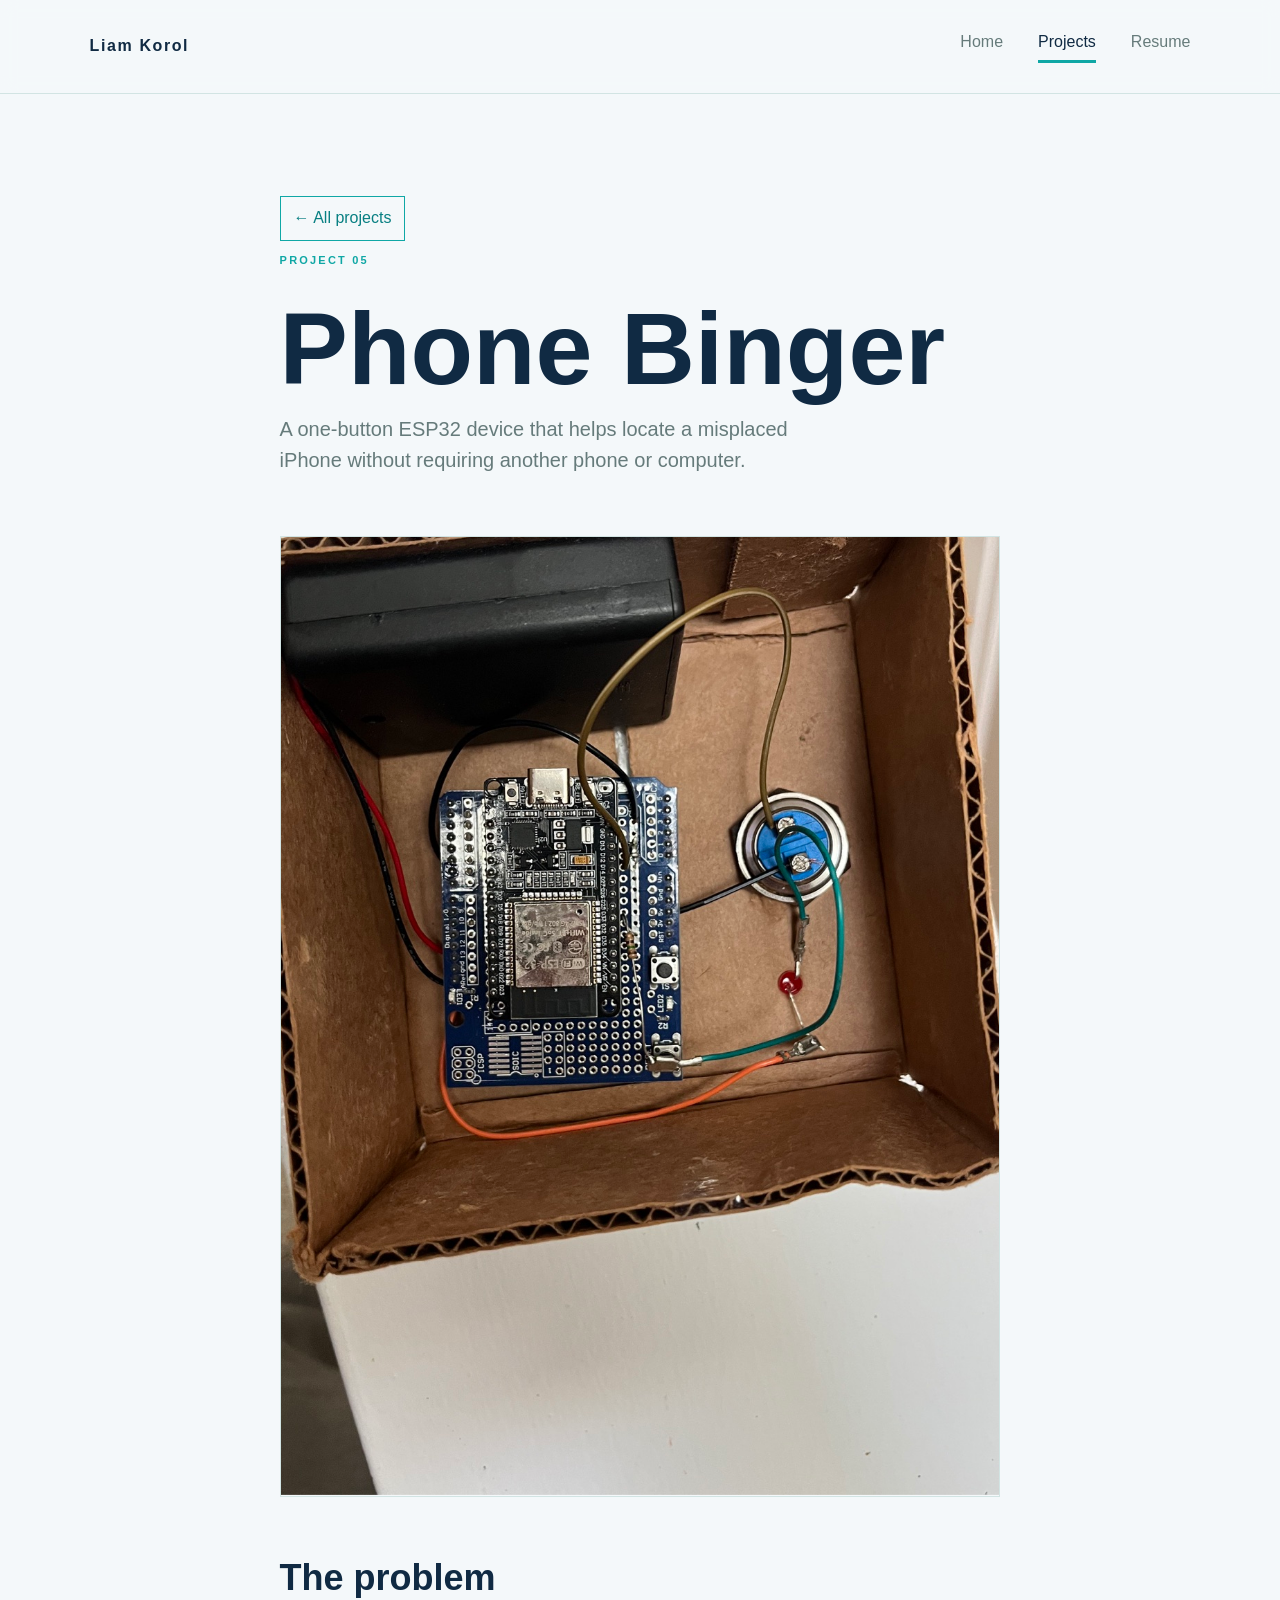
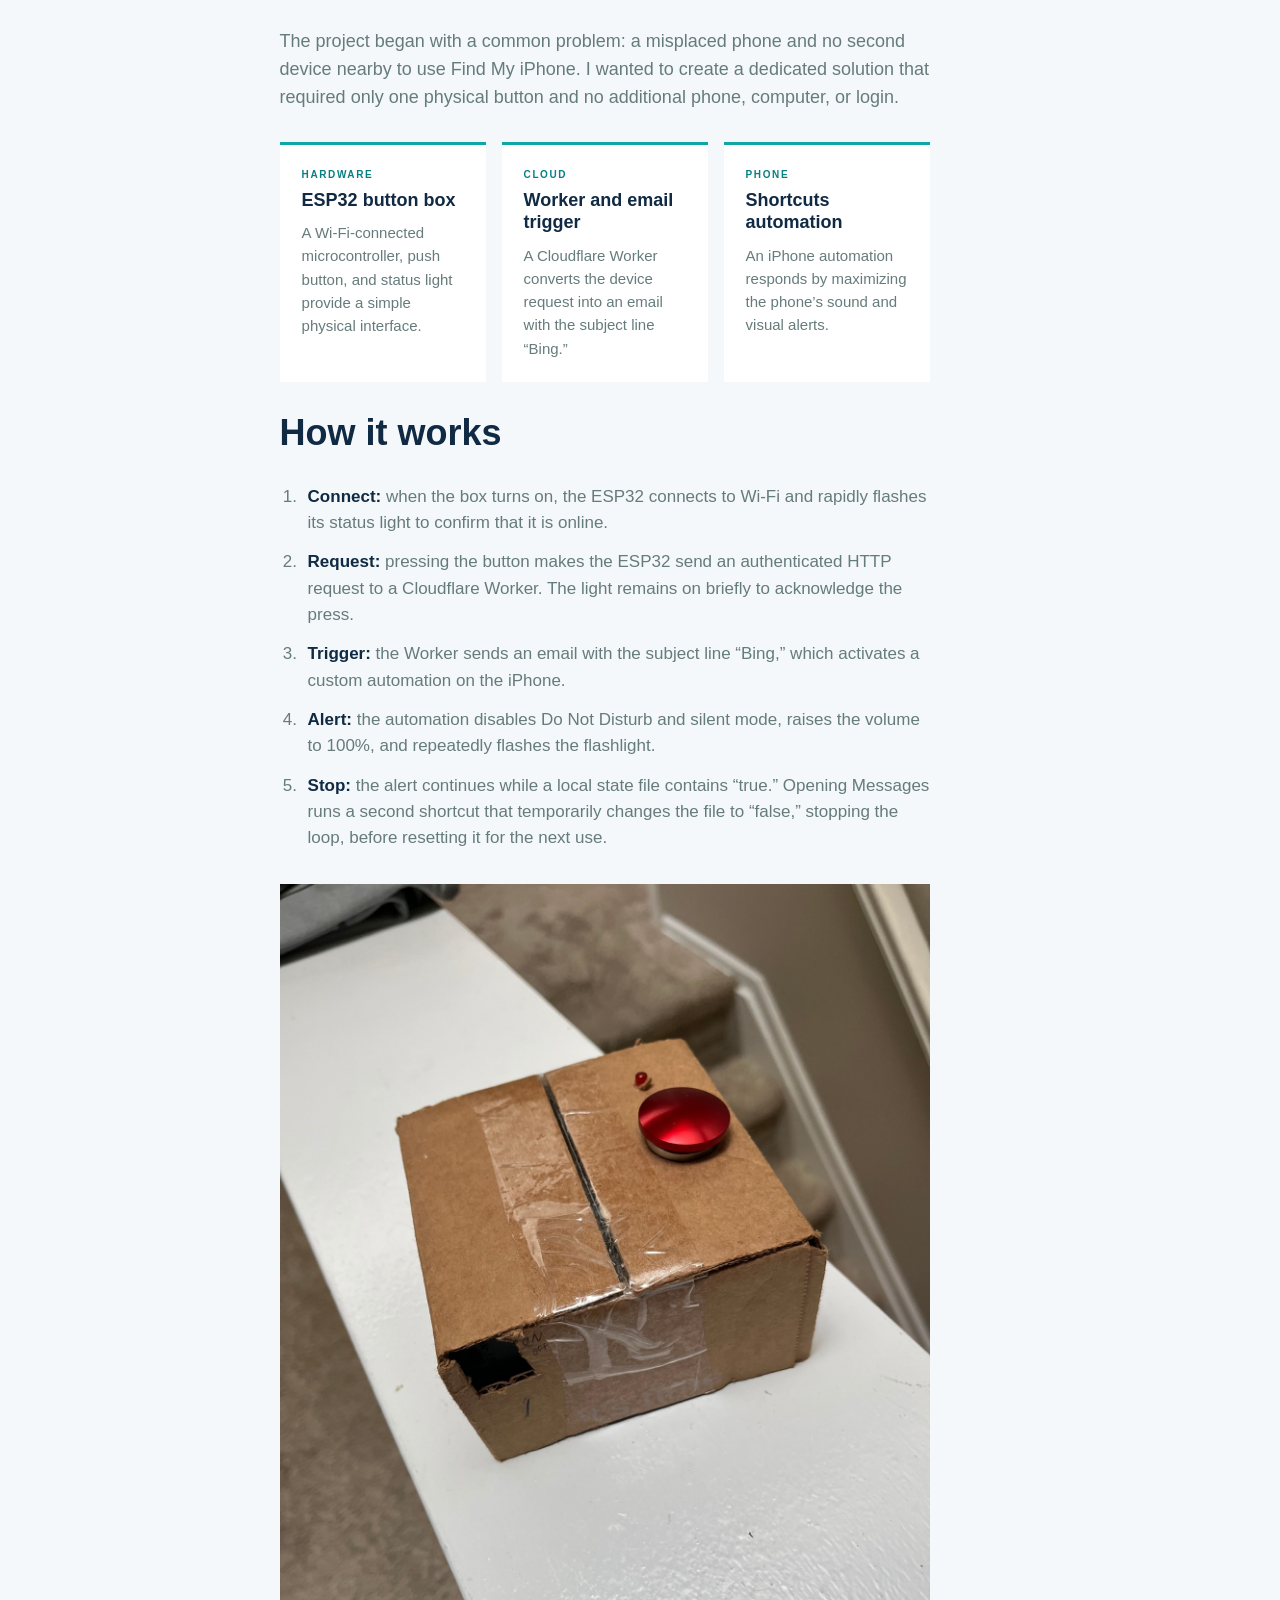
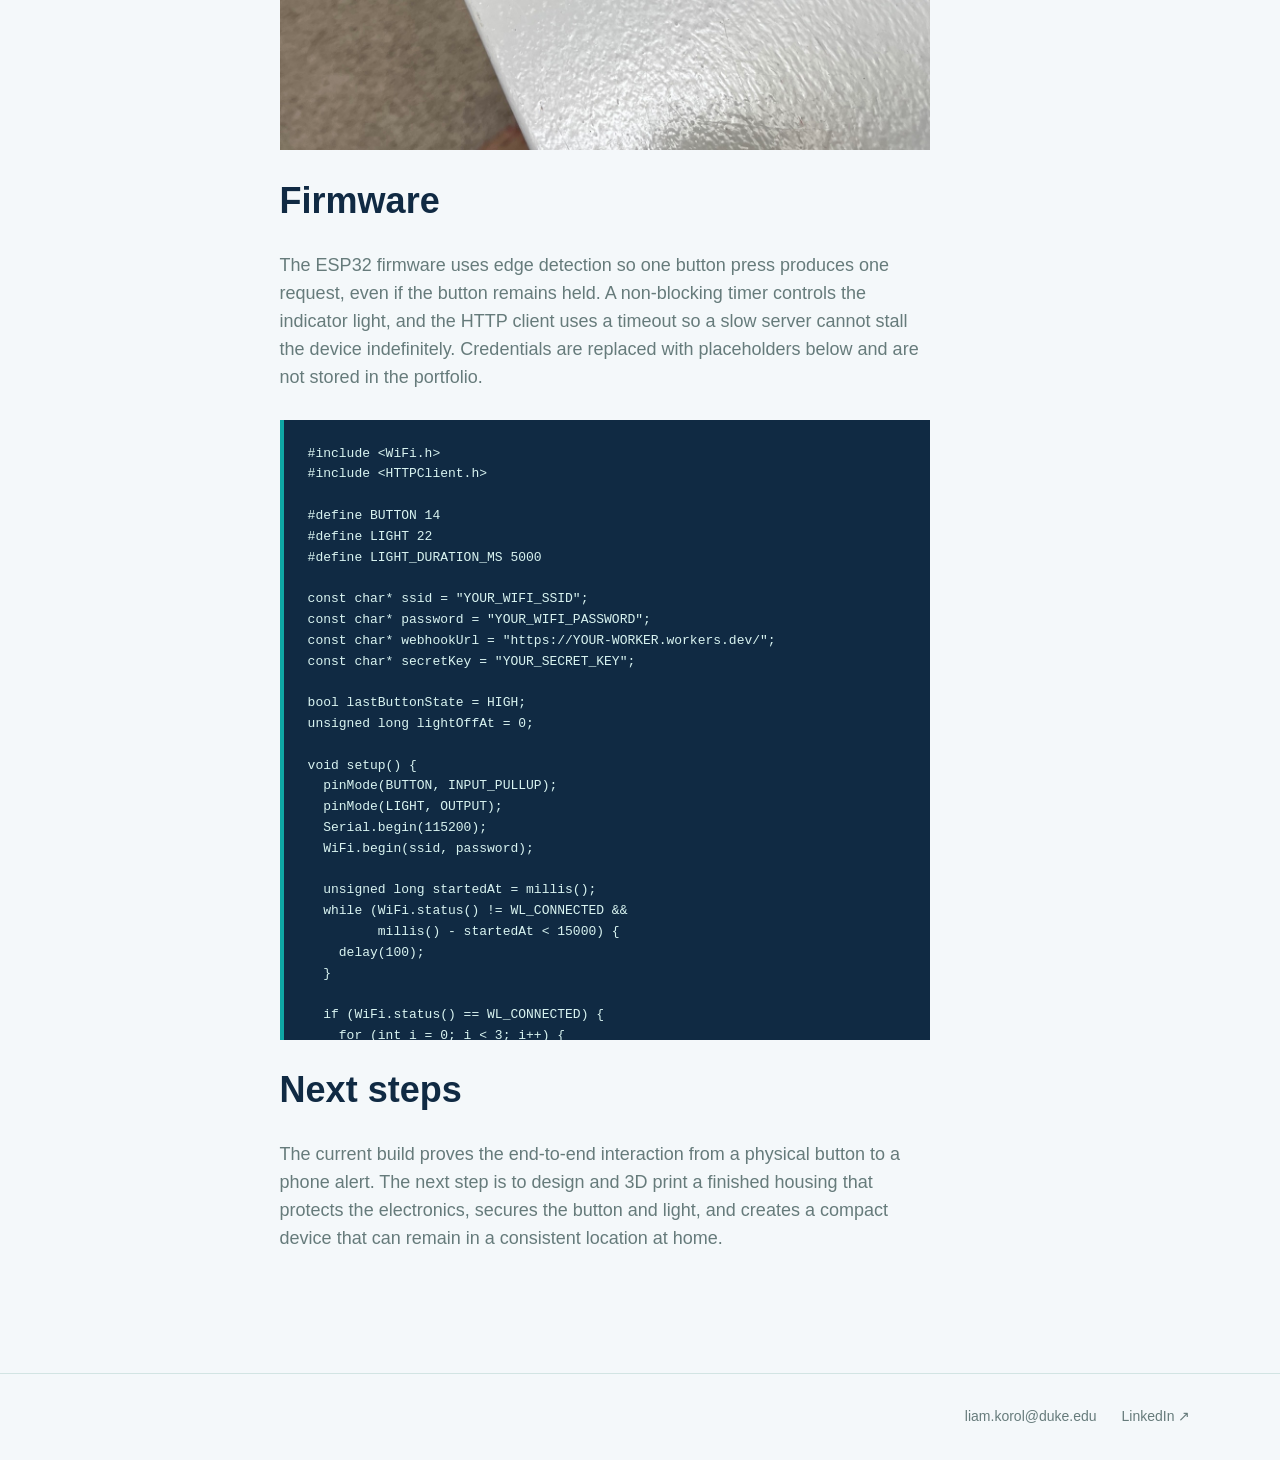
<file: projects/phone-binger.html>
<!doctype html>
<html lang="en">
<head>
  <meta charset="utf-8">
  <meta name="viewport" content="width=device-width,initial-scale=1">
  <title>Phone Binger | Liam Korol</title>
  <link rel="stylesheet" href="../styles.css?v=18">
</head>
<body>
  <header class="nav">
    <a class="brand" href="../index.html">Liam Korol</a>
    <nav><a href="../index.html">Home</a><a class="active" href="../projects.html">Projects</a><a href="../resume.html">Resume</a></nav>
  </header>

  <main class="page detail">
    <a class="back" href="../projects.html">← All projects</a>
    <p class="eyebrow">Project 05</p>
    <h1>Phone Binger</h1>
    <p class="lede">A one-button ESP32 device that helps locate a misplaced iPhone without requiring another phone or computer.</p>

    <div class="detail-visual photo phone-binger-hero"><img src="../assets/gallery/phone-binger/phone-binger-2.jpg" alt="Phone Binger electronics inside the prototype enclosure"></div>

    <section>
      <h2>The problem</h2>
      <p>The project began with a common problem: a misplaced phone and no second device nearby to use Find My iPhone. I wanted to create a dedicated solution that required only one physical button and no additional phone, computer, or login.</p>

      <div class="project-spec-grid">
        <article>
          <span>Hardware</span>
          <h3>ESP32 button box</h3>
          <p>A Wi-Fi-connected microcontroller, push button, and status light provide a simple physical interface.</p>
        </article>
        <article>
          <span>Cloud</span>
          <h3>Worker and email trigger</h3>
          <p>A Cloudflare Worker converts the device request into an email with the subject line “Bing.”</p>
        </article>
        <article>
          <span>Phone</span>
          <h3>Shortcuts automation</h3>
          <p>An iPhone automation responds by maximizing the phone’s sound and visual alerts.</p>
        </article>
      </div>
    </section>

    <section>
      <h2>How it works</h2>
      <ol class="project-list">
        <li><strong>Connect:</strong> when the box turns on, the ESP32 connects to Wi-Fi and rapidly flashes its status light to confirm that it is online.</li>
        <li><strong>Request:</strong> pressing the button makes the ESP32 send an authenticated HTTP request to a Cloudflare Worker. The light remains on briefly to acknowledge the press.</li>
        <li><strong>Trigger:</strong> the Worker sends an email with the subject line “Bing,” which activates a custom automation on the iPhone.</li>
        <li><strong>Alert:</strong> the automation disables Do Not Disturb and silent mode, raises the volume to 100%, and repeatedly flashes the flashlight.</li>
        <li><strong>Stop:</strong> the alert continues while a local state file contains “true.” Opening Messages runs a second shortcut that temporarily changes the file to “false,” stopping the loop, before resetting it for the next use.</li>
      </ol>

      <div class="gallery single-row"><img src="../assets/gallery/phone-binger/phone-binger-1.jpg" alt="Phone Binger prototype enclosure and activation button"></div>
    </section>

    <section>
      <h2>Firmware</h2>
      <p>The ESP32 firmware uses edge detection so one button press produces one request, even if the button remains held. A non-blocking timer controls the indicator light, and the HTTP client uses a timeout so a slow server cannot stall the device indefinitely. Credentials are replaced with placeholders below and are not stored in the portfolio.</p>

      <pre class="code-block" aria-label="Sanitized ESP32 firmware excerpt"><code>#include &lt;WiFi.h&gt;
#include &lt;HTTPClient.h&gt;

#define BUTTON 14
#define LIGHT 22
#define LIGHT_DURATION_MS 5000

const char* ssid = "YOUR_WIFI_SSID";
const char* password = "YOUR_WIFI_PASSWORD";
const char* webhookUrl = "https://YOUR-WORKER.workers.dev/";
const char* secretKey = "YOUR_SECRET_KEY";

bool lastButtonState = HIGH;
unsigned long lightOffAt = 0;

void setup() {
  pinMode(BUTTON, INPUT_PULLUP);
  pinMode(LIGHT, OUTPUT);
  Serial.begin(115200);
  WiFi.begin(ssid, password);

  unsigned long startedAt = millis();
  while (WiFi.status() != WL_CONNECTED &amp;&amp;
         millis() - startedAt &lt; 15000) {
    delay(100);
  }

  if (WiFi.status() == WL_CONNECTED) {
    for (int i = 0; i &lt; 3; i++) {
      digitalWrite(LIGHT, HIGH);
      delay(100);
      digitalWrite(LIGHT, LOW);
      delay(100);
    }
  }
}

void loop() {
  unsigned long now = millis();
  int buttonState = digitalRead(BUTTON);

  if (lastButtonState == HIGH &amp;&amp; buttonState == LOW) {
    digitalWrite(LIGHT, HIGH);
    lightOffAt = now + LIGHT_DURATION_MS;
    sendWebhook();
  }
  lastButtonState = buttonState;

  if (lightOffAt != 0 &amp;&amp; now &gt;= lightOffAt) {
    digitalWrite(LIGHT, LOW);
    lightOffAt = 0;
  }
}

void sendWebhook() {
  if (WiFi.status() != WL_CONNECTED) return;

  HTTPClient http;
  http.setTimeout(2000);
  http.begin(webhookUrl);
  http.addHeader("X-Custom-Auth", secretKey);
  int responseCode = http.GET();
  Serial.printf("Response Code: %d\n", responseCode);
  http.end();
}</code></pre>
    </section>

    <section>
      <h2>Next steps</h2>
      <p>The current build proves the end-to-end interaction from a physical button to a phone alert. The next step is to design and 3D print a finished housing that protects the electronics, secures the button and light, and creates a compact device that can remain in a consistent location at home.</p>
    </section>
  </main>

  <footer><div><a href="mailto:liam.korol@duke.edu">liam.korol@duke.edu</a><a href="https://www.linkedin.com/in/liamkorol/" target="_blank">LinkedIn ↗</a></div></footer>
</body>
</html>
</file>
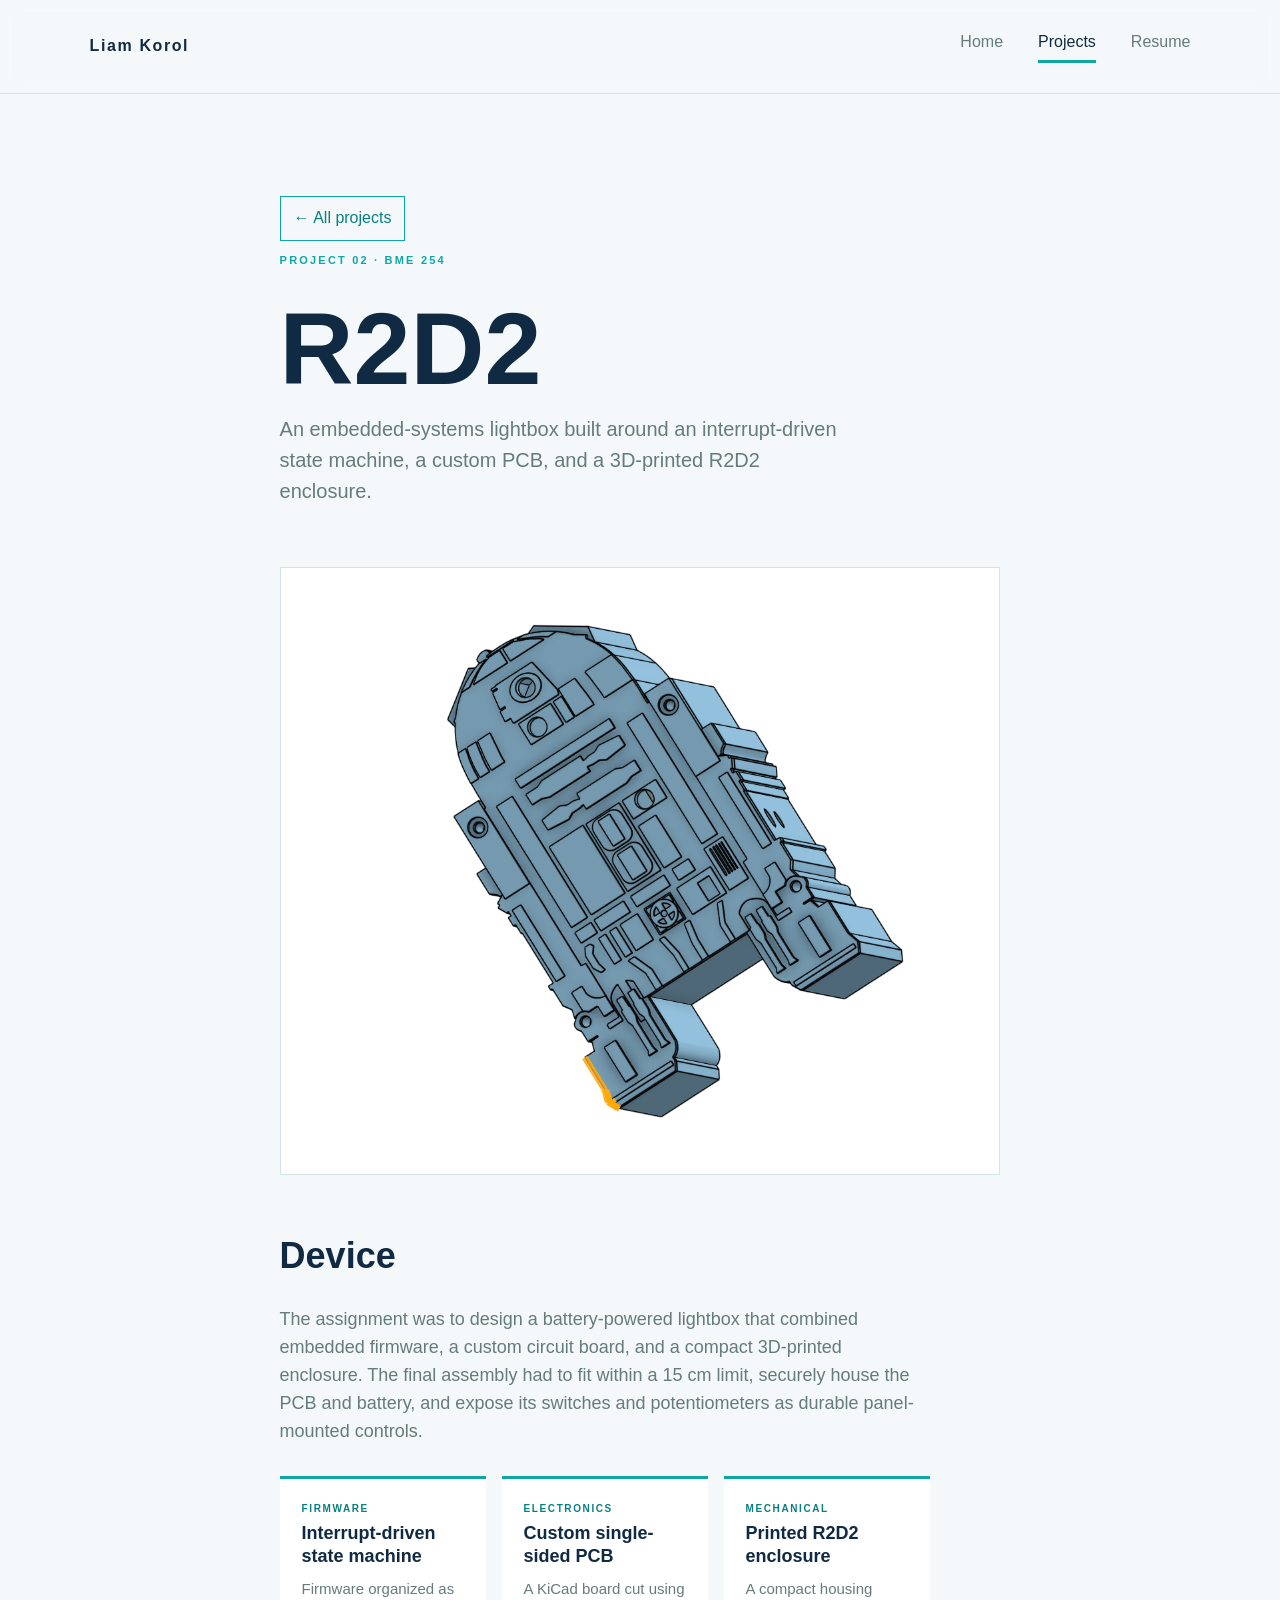
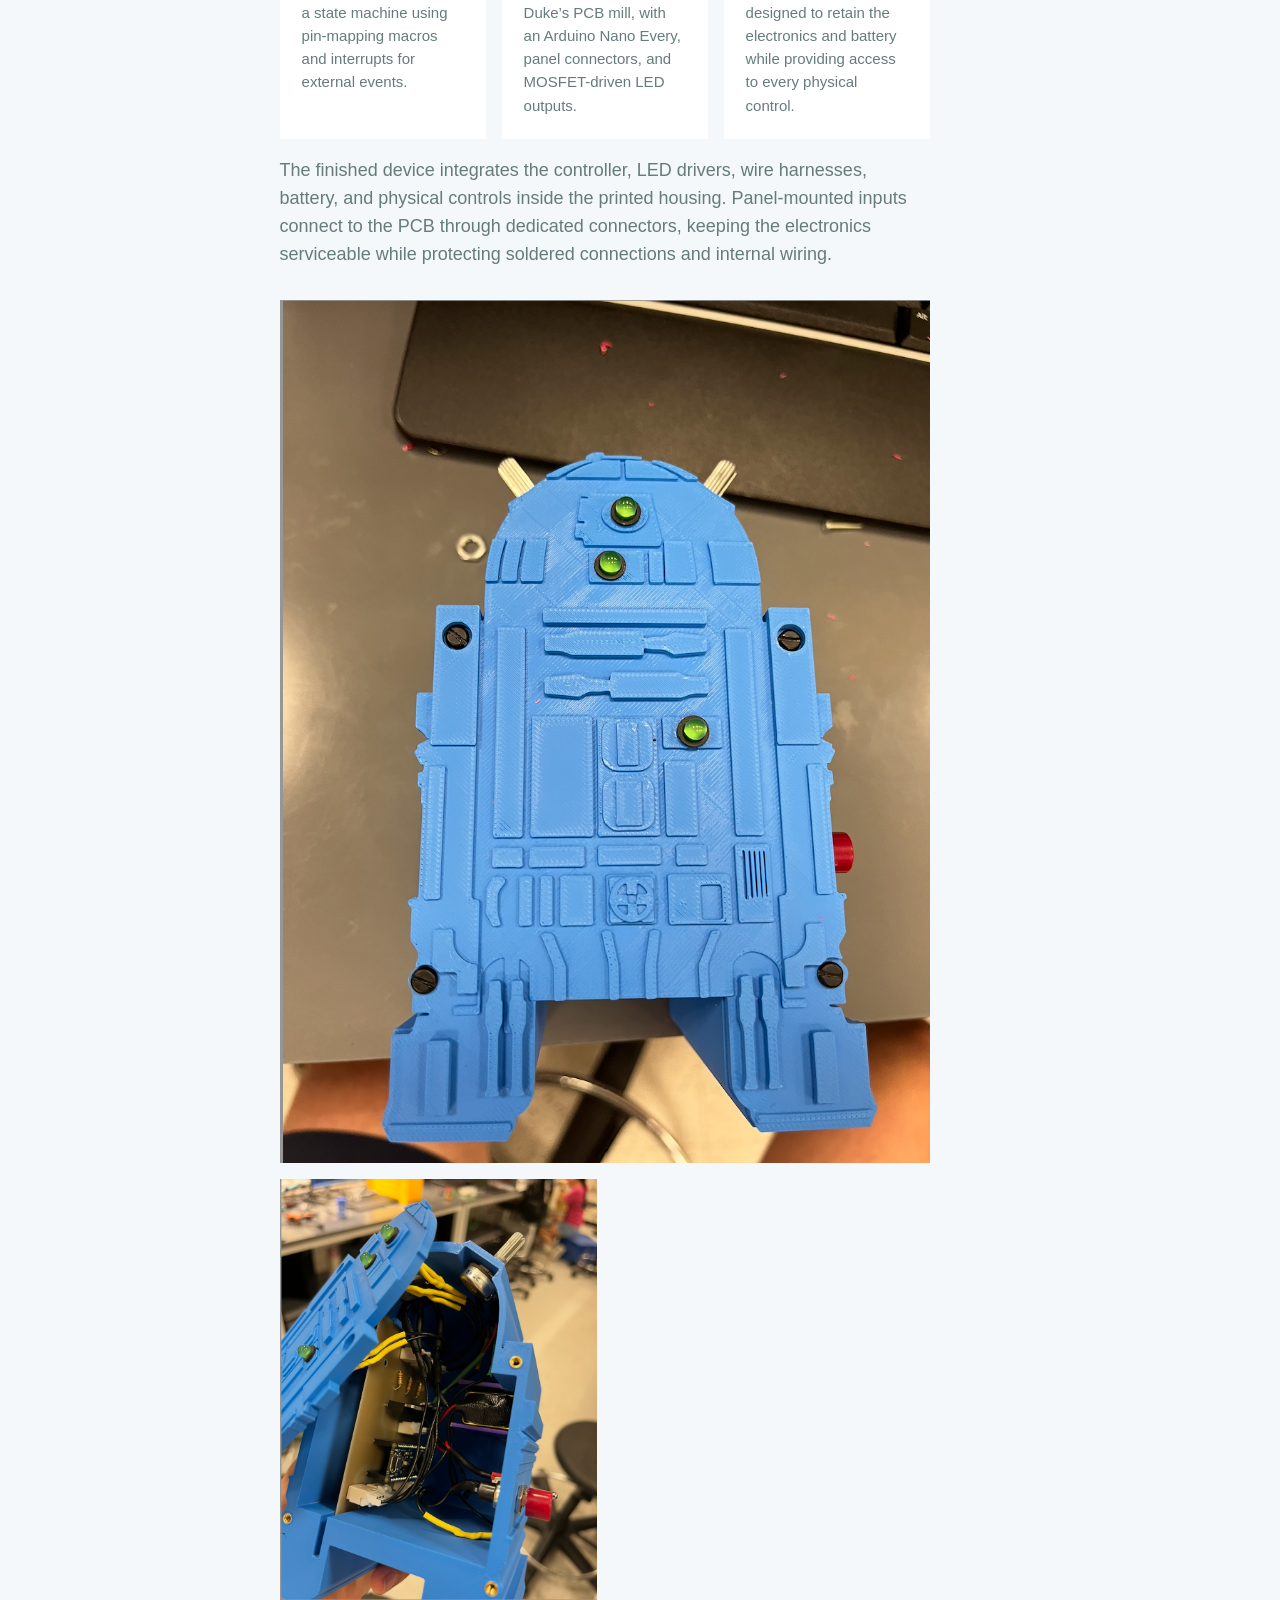
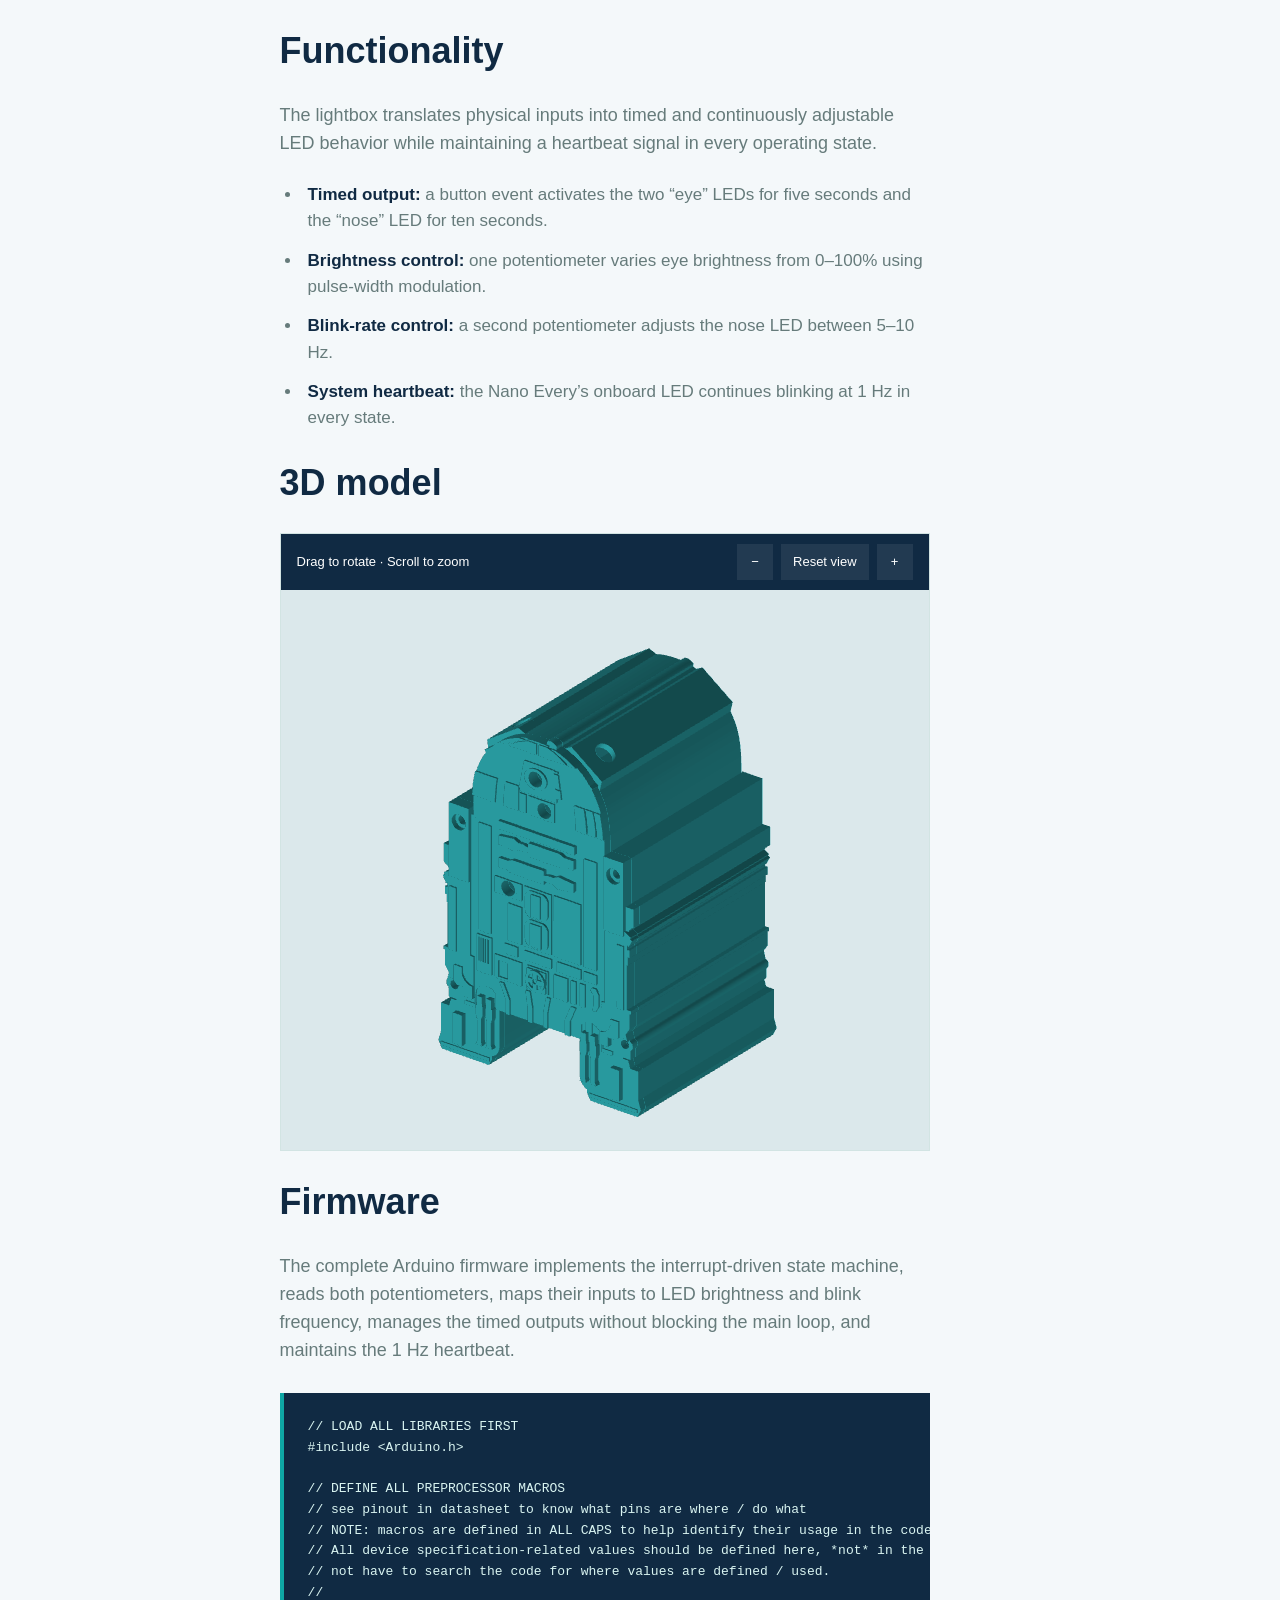
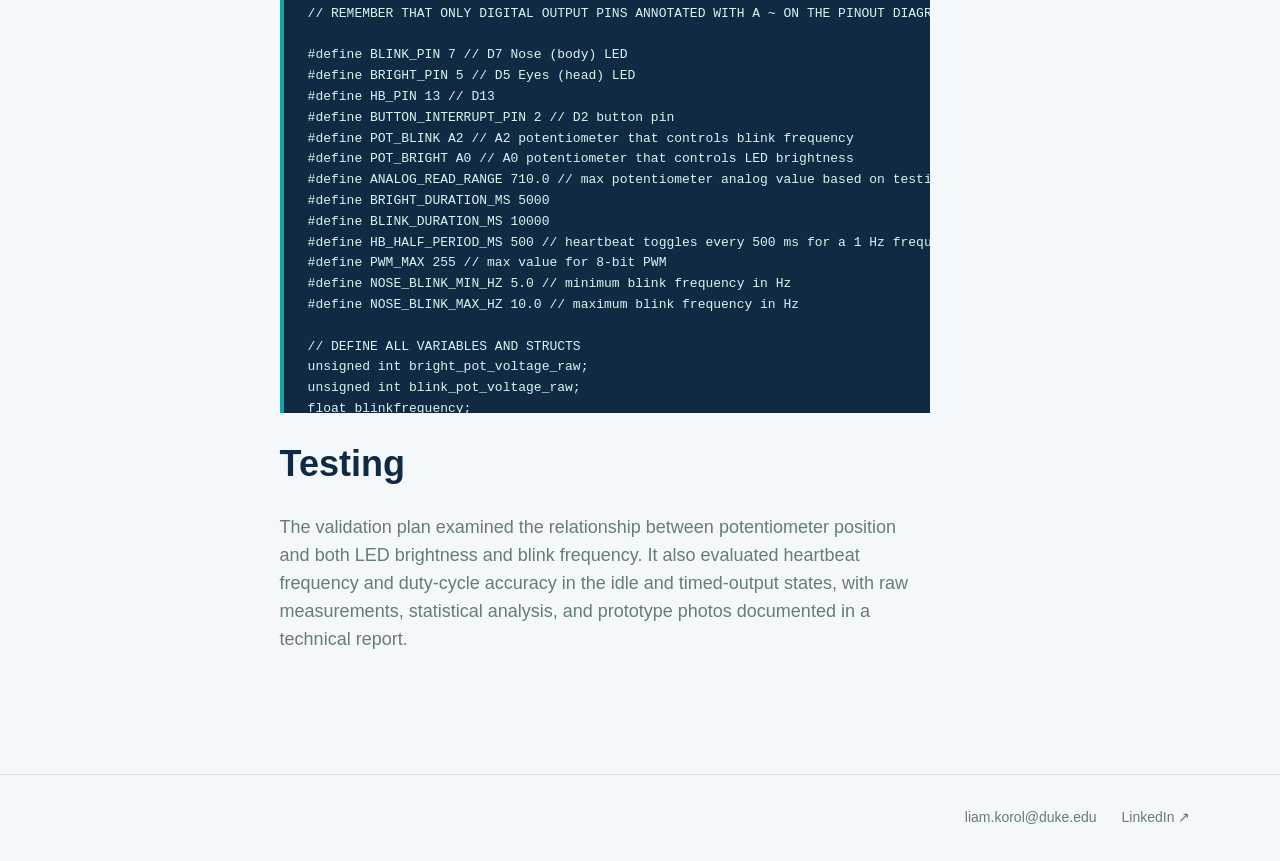
<file: projects/r2d2.html>
<!doctype html>
<html lang="en">
<head>
  <meta charset="utf-8">
  <meta name="viewport" content="width=device-width,initial-scale=1">
  <title>R2D2 | Liam Korol</title>
  <link rel="stylesheet" href="../styles.css?v=18">
</head>
<body>
  <header class="nav">
    <a class="brand" href="../index.html">Liam Korol</a>
    <nav><a href="../index.html">Home</a><a class="active" href="../projects.html">Projects</a><a href="../resume.html">Resume</a></nav>
  </header>
  <main class="page detail">
    <a class="back" href="../projects.html">← All projects</a>
    <p class="eyebrow">Project 02 · BME 254</p>
    <h1>R2D2</h1>
    <p class="lede">An embedded-systems lightbox built around an interrupt-driven state machine, a custom PCB, and a 3D-printed R2D2 enclosure.</p>

    <div class="detail-visual photo"><img src="../assets/gallery/r2d2/r2d2-model.png" alt="R2D2 project image"></div>

    <section>
      <h2>Device</h2>
      <p>The assignment was to design a battery-powered lightbox that combined embedded firmware, a custom circuit board, and a compact 3D-printed enclosure. The final assembly had to fit within a 15 cm limit, securely house the PCB and battery, and expose its switches and potentiometers as durable panel-mounted controls.</p>

      <div class="project-spec-grid">
        <article>
          <span>Firmware</span>
          <h3>Interrupt-driven state machine</h3>
          <p>Firmware organized as a state machine using pin-mapping macros and interrupts for external events.</p>
        </article>
        <article>
          <span>Electronics</span>
          <h3>Custom single-sided PCB</h3>
          <p>A KiCad board cut using Duke’s PCB mill, with an Arduino Nano Every, panel connectors, and MOSFET-driven LED outputs.</p>
        </article>
        <article>
          <span>Mechanical</span>
          <h3>Printed R2D2 enclosure</h3>
          <p>A compact housing designed to retain the electronics and battery while providing access to every physical control.</p>
        </article>
      </div>

      <p>The finished device integrates the controller, LED drivers, wire harnesses, battery, and physical controls inside the printed housing. Panel-mounted inputs connect to the PCB through dedicated connectors, keeping the electronics serviceable while protecting soldered connections and internal wiring.</p>
      <div class="gallery"><img src="../assets/gallery/r2d2/r2d2-closed.png" alt="R2D2 project image 2"><img src="../assets/gallery/r2d2/r2d2-open.png" alt="R2D2 project image 3"></div>
    </section>

    <section>
      <h2>Functionality</h2>
      <p>The lightbox translates physical inputs into timed and continuously adjustable LED behavior while maintaining a heartbeat signal in every operating state.</p>
      <ul class="project-list">
        <li><strong>Timed output:</strong> a button event activates the two “eye” LEDs for five seconds and the “nose” LED for ten seconds.</li>
        <li><strong>Brightness control:</strong> one potentiometer varies eye brightness from 0–100% using pulse-width modulation.</li>
        <li><strong>Blink-rate control:</strong> a second potentiometer adjusts the nose LED between 5–10 Hz.</li>
        <li><strong>System heartbeat:</strong> the Nano Every’s onboard LED continues blinking at 1 Hz in every state.</li>
      </ul>
    </section>

    <section>
      <h2>3D model</h2>
      <div class="stl-viewer" id="stl-viewer">
        <div class="stl-toolbar">
          <span>Drag to rotate · Scroll to zoom</span>
          <div>
            <button type="button" id="stl-zoom-out" aria-label="Zoom 3D model out">−</button>
            <button type="button" id="stl-reset">Reset view</button>
            <button type="button" id="stl-zoom-in" aria-label="Zoom 3D model in">+</button>
          </div>
        </div>
        <canvas id="stl-canvas" aria-label="Interactive 3D viewer of the R2D2 model"></canvas>
        <p class="stl-error" id="stl-error" hidden>Unable to load the 3D model.</p>
      </div>
    </section>

    <section>
      <h2>Firmware</h2>
      <p>The complete Arduino firmware implements the interrupt-driven state machine, reads both potentiometers, maps their inputs to LED brightness and blink frequency, manages the timed outputs without blocking the main loop, and maintains the 1 Hz heartbeat.</p>
      <pre class="code-block" aria-label="Complete R2D2 Arduino firmware"><code data-code-src="../assets/code/r2d2-firmware.cpp">Loading firmware…</code></pre>
    </section>

    <section>
      <h2>Testing</h2>
      <p>The validation plan examined the relationship between potentiometer position and both LED brightness and blink frequency. It also evaluated heartbeat frequency and duty-cycle accuracy in the idle and timed-output states, with raw measurements, statistical analysis, and prototype photos documented in a technical report.</p>
    </section>
  </main>
  <footer><div><a href="mailto:liam.korol@duke.edu">liam.korol@duke.edu</a><a href="https://www.linkedin.com/in/liamkorol/" target="_blank">LinkedIn ↗</a></div></footer>
  <script type="module" src="../code-loader.js?v=1"></script>
  <script type="module" src="../stl-viewer.js?v=2"></script>
</body>
</html>
</file>
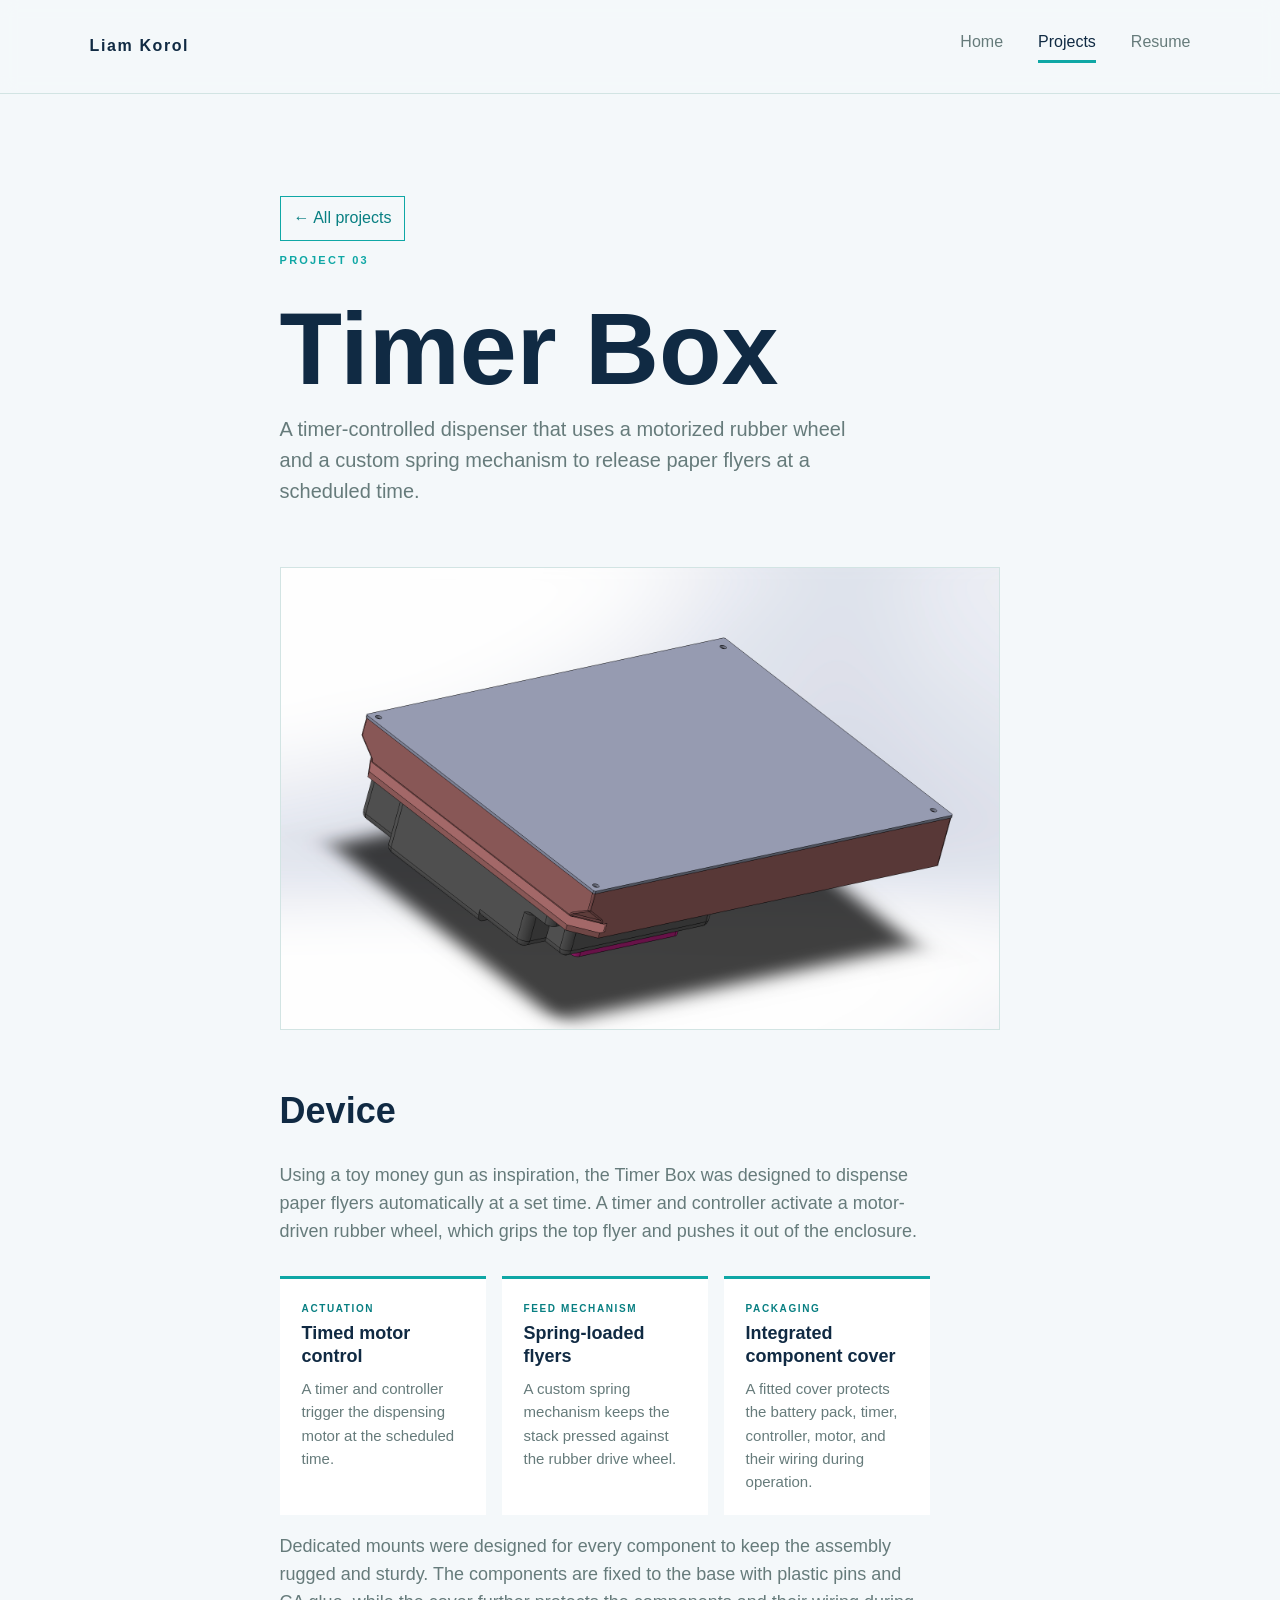
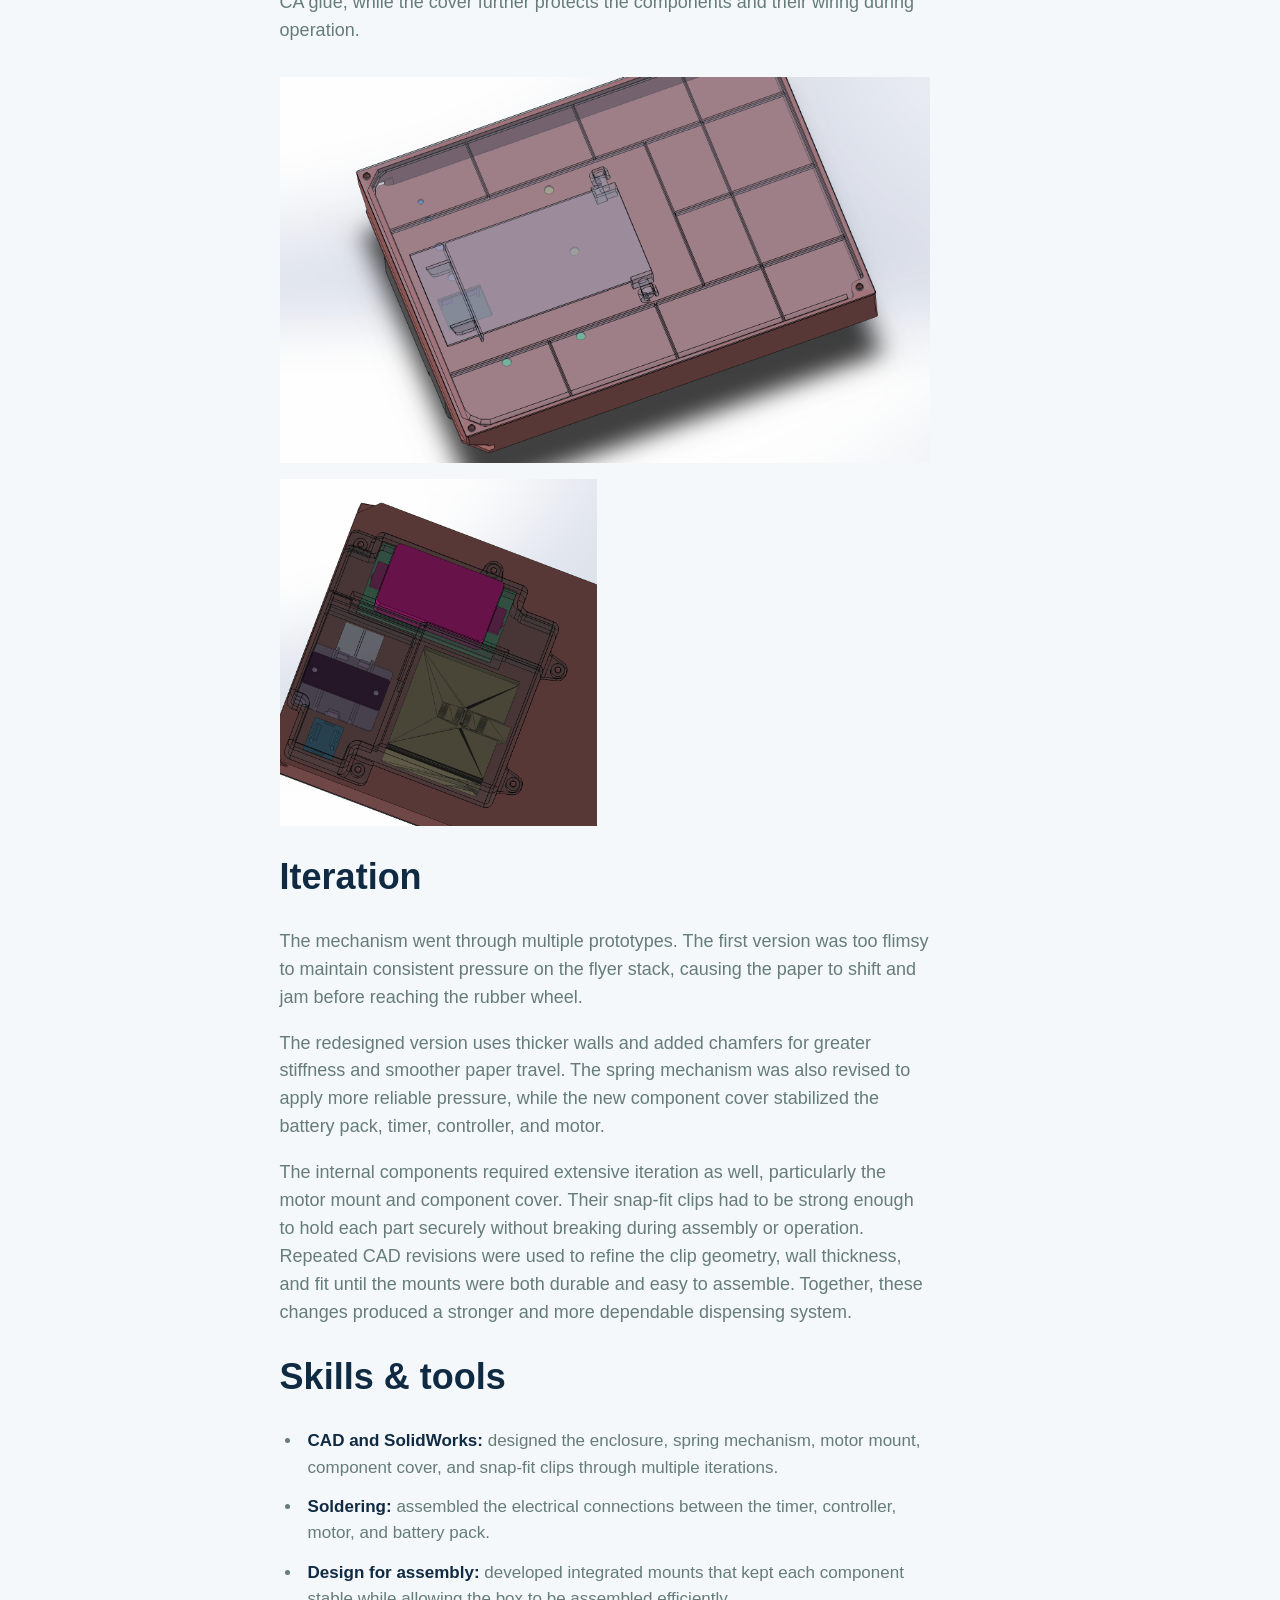
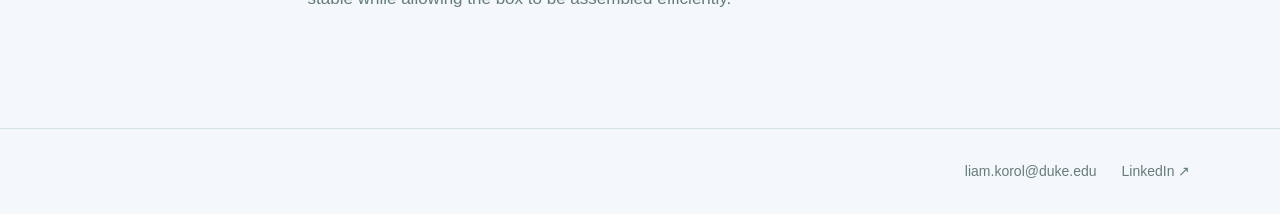
<file: projects/timer-box.html>
<!doctype html>
<html lang="en">
<head>
  <meta charset="utf-8">
  <meta name="viewport" content="width=device-width,initial-scale=1">
  <title>Timer Box — Liam Korol</title>
  <link rel="stylesheet" href="../styles.css?v=15">
</head>
<body>
  <header class="nav">
    <a class="brand" href="../index.html">Liam Korol</a>
    <nav><a href="../index.html">Home</a><a class="active" href="../projects.html">Projects</a><a href="../resume.html">Resume</a></nav>
  </header>

  <main class="page detail">
    <a class="back" href="../projects.html">← All projects</a>
    <p class="eyebrow">Project 03</p>
    <h1>Timer Box</h1>
    <p class="lede">A timer-controlled dispenser that uses a motorized rubber wheel and a custom spring mechanism to release paper flyers at a scheduled time.</p>

    <div class="detail-visual photo"><img src="../assets/gallery/timer-box/timer-box-1.png" alt="Timer Box flyer dispenser"></div>

    <section>
      <h2>Device</h2>
      <p>Using a toy money gun as inspiration, the Timer Box was designed to dispense paper flyers automatically at a set time. A timer and controller activate a motor-driven rubber wheel, which grips the top flyer and pushes it out of the enclosure.</p>

      <div class="project-spec-grid">
        <article>
          <span>Actuation</span>
          <h3>Timed motor control</h3>
          <p>A timer and controller trigger the dispensing motor at the scheduled time.</p>
        </article>
        <article>
          <span>Feed mechanism</span>
          <h3>Spring-loaded flyers</h3>
          <p>A custom spring mechanism keeps the stack pressed against the rubber drive wheel.</p>
        </article>
        <article>
          <span>Packaging</span>
          <h3>Integrated component cover</h3>
          <p>A fitted cover protects the battery pack, timer, controller, motor, and their wiring during operation.</p>
        </article>
      </div>

      <p>Dedicated mounts were designed for every component to keep the assembly rugged and sturdy. The components are fixed to the base with plastic pins and CA glue, while the cover further protects the components and their wiring during operation.</p>

      <div class="gallery">
        <img src="../assets/gallery/timer-box/timer-box-2.png" alt="Timer Box internal mechanism and mounted components">
        <img src="../assets/gallery/timer-box/timer-box-3.png" alt="Timer Box component cover and flyer feed assembly">
      </div>
    </section>

    <section>
      <h2>Iteration</h2>
      <p>The mechanism went through multiple prototypes. The first version was too flimsy to maintain consistent pressure on the flyer stack, causing the paper to shift and jam before reaching the rubber wheel.</p>
      <p>The redesigned version uses thicker walls and added chamfers for greater stiffness and smoother paper travel. The spring mechanism was also revised to apply more reliable pressure, while the new component cover stabilized the battery pack, timer, controller, and motor.</p>
      <p>The internal components required extensive iteration as well, particularly the motor mount and component cover. Their snap-fit clips had to be strong enough to hold each part securely without breaking during assembly or operation. Repeated CAD revisions were used to refine the clip geometry, wall thickness, and fit until the mounts were both durable and easy to assemble. Together, these changes produced a stronger and more dependable dispensing system.</p>
    </section>

    <section>
      <h2>Skills &amp; tools</h2>
      <ul class="project-list">
        <li><strong>CAD and SolidWorks:</strong> designed the enclosure, spring mechanism, motor mount, component cover, and snap-fit clips through multiple iterations.</li>
        <li><strong>Soldering:</strong> assembled the electrical connections between the timer, controller, motor, and battery pack.</li>
        <li><strong>Design for assembly:</strong> developed integrated mounts that kept each component stable while allowing the box to be assembled efficiently.</li>
      </ul>
    </section>
  </main>

  <footer><div><a href="mailto:liam.korol@duke.edu">liam.korol@duke.edu</a><a href="https://www.linkedin.com/in/liamkorol/" target="_blank">LinkedIn ↗</a></div></footer>
</body>
</html>
</file>
<file: styles.css>
:root{--ink:#102a43;--paper:#f4f8fa;--accent:#0fa7a5;--accent-deep:#087f82;--accent-soft:#ccefed;--accent-wash:#e8f8f7;--muted:#667b7b;--line:#d2e4e3}
*{box-sizing:border-box}
body{margin:0;background:var(--paper);color:var(--ink);font:16px/1.55 "Avenir Next",Avenir,Montserrat,sans-serif}
body:before{content:"";position:fixed;inset:0;pointer-events:none;opacity:.1;background-image:radial-gradient(var(--ink) .7px,transparent .7px);background-size:18px 18px}
a{color:inherit;text-decoration:none}
.nav{display:flex;justify-content:space-between;align-items:center;padding:30px 7vw;border-bottom:1px solid var(--line);position:relative;background:#f4f8fadd;backdrop-filter:blur(8px);z-index:2}
.brand{font-weight:700;letter-spacing:.1em}
.brand span{color:var(--accent)}
nav{display:flex;gap:35px}
nav a{color:var(--muted);transition:.2s}
nav .active,nav a:hover{color:var(--ink);border-bottom:3px solid var(--accent);padding-bottom:5px}
main{max-width:1240px;margin:auto;padding:8vw 7vw}
.hero{display:grid;grid-template-columns:1fr 1fr;gap:9vw;align-items:center;min-height:640px}
.eyebrow{text-transform:uppercase;letter-spacing:.2em;font-size:11px;color:var(--accent);font-weight:bold}
.hero h1,.page h1{font:700 clamp(4rem,8vw,8rem)/.88 "Avenir Next",Avenir,Montserrat,sans-serif;margin:28px 0}
.hero h1 em{color:var(--accent);font-weight:400}
.bio,.lede{max-width:570px;color:var(--muted);font-size:20px}
.button{display:inline-flex;gap:42px;align-items:center;background:var(--accent-deep);color:white;padding:17px 22px;margin-top:26px;transition:background-color .2s,transform .2s}
.button:hover{background:var(--accent);transform:translateY(-3px)}
.portrait{aspect-ratio:4/5;background:#d5e1e5;display:grid;place-items:center;overflow:hidden;border:1px solid var(--line);max-width:540px}
.portrait img{width:100%;height:100%;object-fit:contain}
.portrait span{display:none;color:var(--ink);letter-spacing:.18em;text-align:center;font-size:12px;font-weight:bold}
.portrait.placeholder span{display:block}
.featured{padding-bottom:100px}
.section-head{display:flex;justify-content:space-between;border-top:3px solid var(--accent);padding-top:18px;margin-bottom:30px}
.section-head a{color:var(--accent)}
.project-grid{display:grid;grid-template-columns:repeat(3,1fr);gap:42px 28px}
.project-card{display:block;border-bottom:3px solid var(--accent-soft);padding-bottom:18px;transition:.25s}
.project-image,.detail-visual{height:275px;display:grid;place-items:center;font:700 6rem "Avenir Next",Avenir,Montserrat,sans-serif;margin-bottom:18px;position:relative;overflow:hidden;transition:transform .25s}
.project-image:after{content:"↗";position:absolute;right:20px;bottom:12px;font:28px "Avenir Next",Avenir,Montserrat,sans-serif;color:#ffffffaa}
.project-number{position:absolute;left:14px;top:14px;z-index:1;background:var(--accent-deep);color:#fff;padding:7px 10px;font:700 12px/1 "Avenir Next",Avenir,Montserrat,sans-serif;letter-spacing:.12em}
.project-card:hover{border-bottom-color:var(--accent)}
.project-card:hover .project-image{transform:translateY(-7px)}
.orange{background:linear-gradient(135deg,#82cbd0,#247b8a)}
.blue{background:linear-gradient(135deg,#b9e7e5,#3f8fa0)}
.green{background:linear-gradient(135deg,#b4d5d8,#427c87)}
.project-card h3{font-size:21px;margin:0 0 5px}
.project-card p{color:var(--muted);margin:0}
.page{min-height:75vh}
.page .project-grid{margin-top:70px}
.resume-page{padding-top:6vw}
.resume-heading{display:flex;justify-content:space-between;align-items:flex-end;gap:28px;margin-bottom:52px}
.resume-page h1{font-size:clamp(3.25rem,6vw,6rem);margin:0}
.resume-heading .button{margin-top:0;flex-shrink:0}
.resume-preview-wrap,.pdf-viewer-shell{background:#414141;border:1px solid var(--line);overflow:hidden}
.pdf-viewer-shell{margin-top:28px}
.pdf-toolbar{min-height:56px;padding:10px 16px;background:var(--ink);color:#fff;display:flex;justify-content:space-between;align-items:center;gap:16px;font-size:14px}
.pdf-toolbar-group{display:flex;align-items:center;gap:12px}
.pdf-toolbar button,.pdf-toolbar a{border:0;background:#ffffff14;color:#fff;min-width:36px;height:36px;padding:0 11px;font:inherit;display:inline-flex;align-items:center;justify-content:center;cursor:pointer}
.pdf-toolbar button:hover,.pdf-toolbar a:hover{background:var(--accent)}
.pdf-toolbar button:disabled{opacity:.35;cursor:not-allowed}
.pdf-canvas-wrap{height:min(1050px,82vh);min-height:720px;overflow:auto;padding:28px;background:#414141}
#resume-canvas{display:block;margin:0 auto;background:#fff;border:1px solid #bbb}
.pdf-page-canvas{display:block;margin:0 auto;background:#fff;border:1px solid #bbb}
.pdf-page-stack{display:grid;gap:28px;justify-items:center}
.pdf-page-stack .pdf-page-canvas{margin:0}
.pdf-error{max-width:520px;margin:80px auto;padding:25px;background:#fff;color:var(--ink);text-align:center}
.detail{max-width:900px}
.back{display:inline-flex;align-items:center;border:1px solid var(--accent);color:var(--accent-deep);padding:9px 13px;transition:background-color .2s,color .2s}
.back:hover{background:var(--accent);color:#fff}
.detail h1{font-size:clamp(4rem,8vw,8rem);margin:35px 0 15px}
.detail-visual{height:420px;margin:60px 0}
.phone-binger-hero{height:520px}
.phone-binger-hero img{object-fit:cover!important;object-position:center bottom;transform:scale(1.3);transform-origin:center bottom}
.detail section{max-width:650px}
.detail h2{font:700 36px "Avenir Next",Avenir,Montserrat,sans-serif}
.detail section p{color:var(--muted);font-size:18px}
.project-spec-grid span{display:block;color:var(--accent-deep);font-size:10px;font-weight:700;letter-spacing:.16em;text-transform:uppercase;margin-bottom:6px}
.project-spec-grid{display:grid;grid-template-columns:repeat(3,1fr);gap:16px;margin:30px 0 10px}
.project-spec-grid article{border-top:3px solid var(--accent);background:#fff;padding:22px}
.project-spec-grid h3{font-size:18px;line-height:1.25;margin:0 0 10px}
.project-spec-grid article p{font-size:15px;margin:0}
.project-list{margin:24px 0 0;padding-left:22px;color:var(--muted);font-size:17px}
.project-list li{margin:13px 0;padding-left:6px}
.project-list strong{color:var(--ink)}
.media-heading{margin:40px 0 12px;font-size:22px}
.detail section h2+.media-heading{margin-top:0}
.document-links{display:flex;gap:10px;flex-wrap:wrap;margin-top:14px}
footer{display:flex;justify-content:flex-end;padding:32px 7vw;border-top:1px solid var(--line);color:var(--muted);font-size:14px;position:relative}
footer div{display:flex;gap:25px}
footer a:hover{color:var(--accent)}
@media(max-width:700px){.nav{padding:22px 5vw;align-items:flex-start}
nav{gap:14px;font-size:13px}
.hero{grid-template-columns:1fr;min-height:0;padding-top:50px}
.portrait{max-width:320px;margin:25px 0 20px}
.project-grid{grid-template-columns:1fr}
.page{padding-top:60px}
.resume-heading{display:block;margin-bottom:36px}
.resume-heading .button{margin-top:22px}
.pdf-toolbar{align-items:flex-start;flex-direction:column}
.pdf-canvas-wrap{height:72vh;min-height:540px;padding:14px}
footer{display:block}
footer div{margin-top:14px;display:block}
footer a{display:block;margin-top:5px}
}

.project-image.photo img,.detail-visual.photo img{width:100%;height:100%;object-fit:contain}
.project-image.photo img{position:absolute;inset:0;display:block;width:100%;height:100%;object-fit:contain!important;object-position:center}
.project-image.photo.cover-crop img{object-fit:cover!important;object-position:center 58%}
.project-image.photo,.detail-visual.photo{padding:0;background:#fff;border:1px solid var(--line)}
.nav .brand{font-family:"Avenir Next",Avenir,Montserrat,sans-serif}
.teal{background:linear-gradient(135deg,#a9ece9,#149b9d)}
.navy{background:linear-gradient(135deg,#52758d,#102a43)}
.gallery{display:grid;grid-template-columns:repeat(2,1fr);gap:16px;margin-top:32px}
.gallery img{width:100%;height:280px;object-fit:contain;background:#d5e1e5}
.gallery img:first-child{grid-column:span 2}
@media(max-width:700px){.gallery{grid-template-columns:1fr}
.gallery img:first-child{grid-column:span 1}
}
.media-video{width:100%;margin-top:16px;background:#102a43}
.media-poster{width:100%;height:600px;border:0;margin-top:16px;background:#d5e1e5}
.slide-deck{display:grid;gap:22px;margin-top:28px}
.slide-deck img{display:block;width:100%;height:auto;background:#fff;border:1px solid var(--line)}
.stl-viewer{margin-top:28px;border:1px solid var(--line);background:#dce8ea;overflow:hidden}
.stl-toolbar{min-height:56px;padding:10px 16px;background:var(--ink);color:#fff;display:flex;justify-content:space-between;align-items:center;gap:16px;font-size:13px}
.stl-toolbar div{display:flex;gap:8px}
.stl-toolbar button{border:0;background:#ffffff14;color:#fff;min-width:36px;height:36px;padding:0 12px;font:inherit;cursor:pointer}
.stl-toolbar button:hover{background:var(--accent)}
#stl-canvas{display:block;width:100%;height:560px;cursor:grab;touch-action:none}
#stl-canvas:active{cursor:grabbing}
.stl-error{padding:60px 24px;text-align:center;color:var(--ink)}
@media(max-width:700px){.media-poster{height:420px}
.stl-toolbar{align-items:flex-start;flex-direction:column}
#stl-canvas{height:420px}
.project-spec-grid{grid-template-columns:1fr}
}

/* Let photographs keep their original proportions instead of forcing them
   into identical frames. This prevents portrait images from gaining side bars. */
.project-grid{align-items:start}
.project-card{align-self:start}
.project-image.photo,.detail-visual.photo{display:block;height:auto;min-height:0;background:transparent}
.project-image.photo img,.detail-visual.photo img{position:static;inset:auto;display:block;width:100%;height:auto;object-fit:initial!important}
.gallery{align-items:start}
.gallery img{height:auto;align-self:start;background:transparent}
.component-figure{width:min(100%,260px);margin:32px auto 42px;background:#fff;border:1px solid var(--line)}
.component-figure img{display:block;width:100%;height:auto}
.component-figure figcaption{padding:14px 16px;color:var(--muted);font-size:14px;line-height:1.5}
.phone-binger-hero{height:520px}
.phone-binger-hero img{height:100%;object-fit:cover!important}
.code-block{margin:28px 0 0;padding:24px;max-height:620px;overflow:auto;background:var(--ink);color:#d9f4f1;border-left:4px solid var(--accent);font:13px/1.6 "SFMono-Regular",Consolas,"Liberation Mono",monospace;tab-size:2;white-space:pre}
.code-block code{font:inherit}
@media(max-width:700px){.code-block{padding:18px;font-size:11px}}
.prototype-video-grid{display:grid;grid-template-columns:repeat(2,minmax(0,1fr));gap:14px;width:100%;max-width:440px;margin:28px auto 0;align-items:start}
.prototype-video-grid figure{margin:0;background:#fff;border:1px solid var(--line)}
.prototype-video-grid video{display:block;width:100%;aspect-ratio:9/16;background:var(--ink);object-fit:contain}
.prototype-video-grid figcaption{padding:12px 14px;color:var(--muted);font-size:14px}
@media(max-width:700px){.prototype-video-grid{grid-template-columns:repeat(2,minmax(0,1fr));max-width:360px;gap:10px}.prototype-video-grid figcaption{padding:9px 10px;font-size:12px}}

/* Keep project listings orderly at wide screen sizes while filling every
   thumbnail frame without white bars. Project detail images retain their
   natural proportions. */
.project-grid{align-items:stretch}
.project-card{align-self:stretch;display:flex;flex-direction:column}
.project-card .project-image.photo{height:auto;aspect-ratio:4/3}
.project-card .project-image.photo img{position:absolute;inset:0;width:100%;height:100%;object-fit:cover!important;object-position:center}
.project-card p{flex:1}

.device-gallery{margin-top:32px}
.device-gallery img{display:block;width:100%;height:auto}
.device-gallery-hero{margin-bottom:16px}
.device-gallery-columns{display:grid;grid-template-columns:repeat(2,minmax(0,1fr));gap:16px;align-items:start}
.device-gallery-columns>div{display:grid;gap:16px;align-content:start}
@media(max-width:700px){.device-gallery-columns{grid-template-columns:1fr}}

.criteria-table-wrap{width:100%;margin:28px 0 34px;overflow-x:auto}
.criteria-table{width:100%;border-collapse:collapse;background:#fff;font-size:15px;line-height:1.5}
.criteria-table th,.criteria-table td{padding:14px 16px;border:1px solid var(--line);text-align:left;vertical-align:top}
.criteria-table th{background:var(--accent-deep);color:#fff;font-size:12px;letter-spacing:.08em;text-transform:uppercase}
.criteria-table tbody tr:nth-child(even){background:#f2f7f7}
.criteria-table td:first-child{font-weight:700;color:var(--ink);white-space:nowrap}
@media(max-width:700px){.criteria-table{min-width:700px}}
</file>
